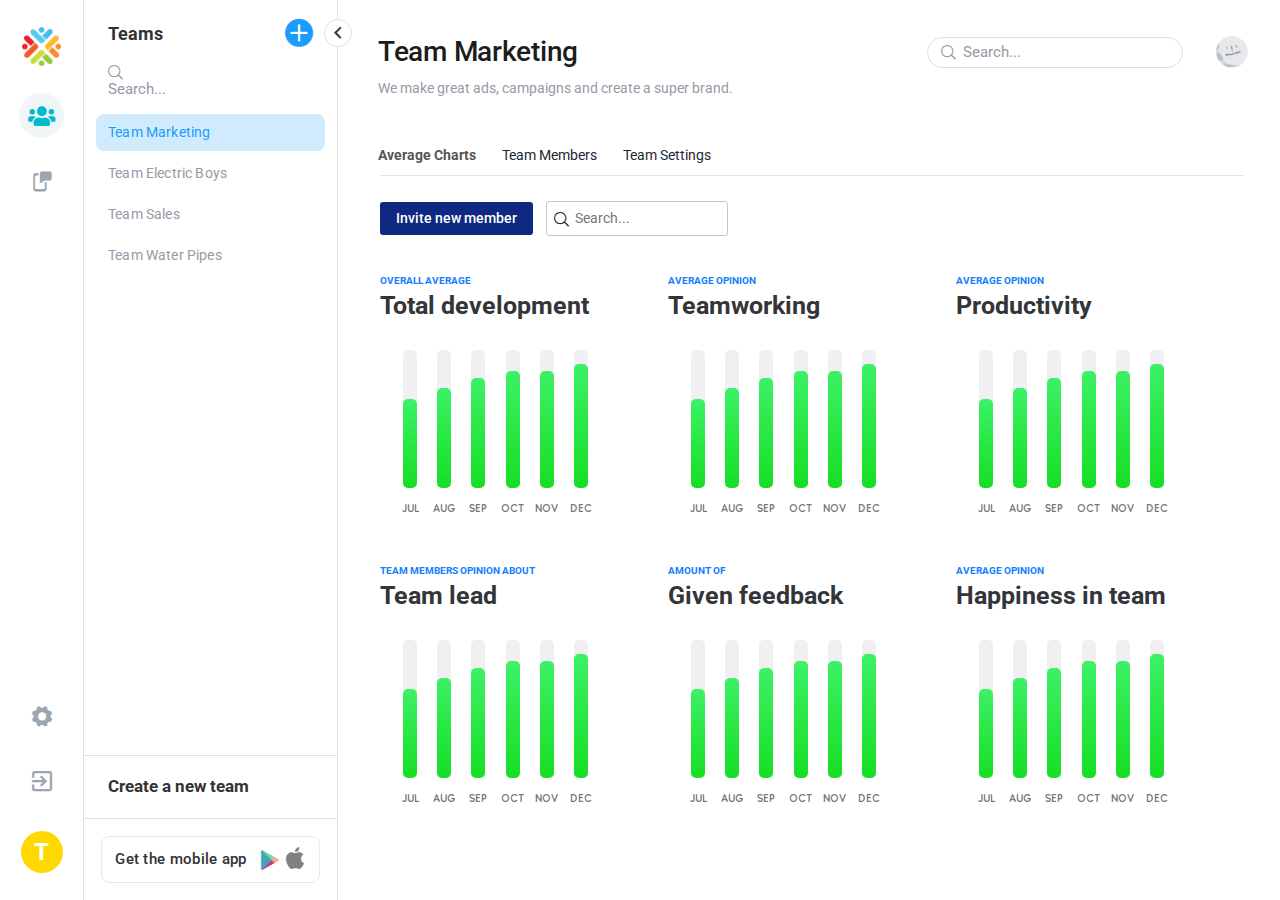
<file: index.html>
<!DOCTYPE html5>
<html lang="en">

<head>
    <meta charset="UTF-8">
    <meta name="viewport" content="width=device-width, initial-scale=1.0">
    <title>Dashboard | Teams | Main View</title>
    <link href="https://fonts.googleapis.com/css?family=Roboto:400,500,700&display=swap" rel="stylesheet">
    <link rel="stylesheet" href="https://cdnjs.cloudflare.com/ajax/libs/font-awesome/5.13.0/css/all.min.css" integrity="sha256-h20CPZ0QyXlBuAw7A+KluUYx/3pK+c7lYEpqLTlxjYQ=" crossorigin="anonymous" />
    <link rel="stylesheet" href="./public/css/bootstrap.css">
    <link rel="stylesheet" href="./public/css/style.css">
</head>

<body>

    <div class="page-wrapper">
        <!-- sidebar -->
        <div class="sidebar">
            <div class="sidebar-menu-toggle">
                <i class="icon-c-chevron-l"></i>
            </div>
            <div class="sidebar-main">
                <ul class="sidebar-main-top">
                    <li class="sidebar-main-item logo">
                        <a href="#" class="sidebar-main-link">
                            <!-- <img src="./public/svg/sidenav-logo.svg" alt="logo"> -->
                            <img src="./public/img/logo-png.png" alt="logo">
                        </a>
                    </li>
                    <li class="sidebar-main-item active">
                        <a href="#" class="sidebar-main-link sidebar-main-link-icon">
                            <i class="icon-c-people"></i>
                        </a>
                    </li>
                    
                    <li class="sidebar-main-item">
                        <a href="#" class="sidebar-main-link sidebar-main-link-icon">
                            <i class="icon-c-phone"></i>
                        </a>
                    </li>
                </ul>

                <ul class="sidebar-main-bottom">
                    <li class="sidebar-main-item">
                        <a href="#" class="sidebar-main-link sidebar-main-link-icon">
                            <i class="icon-c-settings"></i>
                        </a>
                    </li>
                    <li class="sidebar-main-item">
                        <a href="./sign-in/index.html" class="sidebar-main-link sidebar-main-link-icon">
                            <i class="icon-c-exit"></i>
                        </a>
                    </li>
                    <li class="sidebar-main-item logo">
                        <a href="#" class="sidebar-main-link">
                            <div class="letter-circle"><span>T</span></div>
                        </a>
                    </li>
                </ul>
            </div>
            <!-- sidebar menu -->
            <div class="sidebar-menu">
                <div class="sidebar-menu-header">
                    <h2>Teams</h2>
                    <a href="#">
                        <i class="icon-c-plus-c"></i>
                    </a>
                </div>
                <div class="input-container">
                    <i class="icon-c-search"></i>
                    <input type="text" placeholder="Search...">
                </div>
                <ul class="sidebar-menu-list">
                    <li class="sidebar-menu-list-item">
                        <a href="#" class="sidebar-menu-list-item-link active">Team Marketing</a>
                    </li>
                    <li class="sidebar-menu-list-item">
                        <a href="#" class="sidebar-menu-list-item-link">Team Electric Boys</a>
                    </li>
                    <li class="sidebar-menu-list-item">
                        <a href="#" class="sidebar-menu-list-item-link">Team Sales</a>
                    </li>
                    <li class="sidebar-menu-list-item">
                        <a href="#" class="sidebar-menu-list-item-link">Team Water Pipes</a>
                    </li>
                </ul>
                <div class="sidebar-menu-footer">
                    <a href="#" class="sidebar-menu-footer-create-new">Create a new team</a>
                    <a href="#" class="btn-custom-white">
                        Get the mobile app
                        <img src="./public/img/play-big.png" alt="google play store icon" class="play-icon">
                        <img src="./public/img/apple-big.png" alt="apple store icon" class="apple-icon">
                    </a>
                </div>
            </div>
        </div>

        <div class="page-content">
            <header class="header">
                <div class="header-top">
                    <h1 class="header-top-title text-truncate">Team Marketing</h1>
                    <div class="input-container">
                        <i class="icon-c-search"></i>
                        <input type="text" placeholder="Search...">
                    </div>

                    <i class="far fa-bell bell"></i>

                    <img class="face" src="./public/img/facex2.png" alt="#">
                </div>
                <p class="header-small text-truncate">
                    We make great ads, campaigns and create a super brand.
                </p>
                <div class="header-bottom">
                    <div class="choose">
                        <a href="#" class="active">
                            <span>Average</span> charts
                        </a>

                        <a href="./teams-people-view/index.html">
                            <span>Team</span> members
                        </a>

                        <a href="./teams-people-view/index.html">
                            <span>Team</span> Settings
                        </a>
                    </div>
                </div>

            </header>

            <main class="teams-main-view">
                <div class="teams-main-view-header">
                    <a href="#" class="btn-custom-primary">Invite new member</a>
                    <div class="input-container">
                        <i class="icon-c-search"></i>
                        <input type="text" placeholder="Search...">
                    </div>
                </div>
                <div class="teams-main-view-body">
                    <div class="graph-card  text-truncate card-0">
                        <div class="graph-card-header">
                            <h4>Overall Average</h4>
                            <h3 class="text-truncate">Total development</h3>
                        </div>
                        <div class="graph-card-body">
                            <div class="bar">
                                <div class="bar-fill bar-fill-red" style="height: 40%;"></div>
                                <div class="bar-info">JAN</div>
                            </div>
                            <div class="bar">
                                <div class="bar-fill bar-fill-red" style="height: 35%;"></div>
                                <div class="bar-info">FEB</div>
                            </div>
                            <div class="bar">
                                <div class="bar-fill bar-fill-orange" style="height: 48%;"></div>
                                <div class="bar-info">MAR</div>
                            </div>
                            <div class="bar">
                                <div class="bar-fill bar-fill-green" style="height: 68%;"></div>
                                <div class="bar-info">APR</div>
                            </div>
                            <div class="bar">
                                <div class="bar-fill bar-fill-green" style="height: 72%;"></div>
                                <div class="bar-info">MAY</div>
                            </div>
                            <div class="bar">
                                <div class="bar-fill bar-fill-orange" style="height: 48%;"></div>
                                <div class="bar-info">JUN</div>
                            </div>
                            <div class="bar">
                                <div class="bar-fill bar-fill-green" style="height: 65%;"></div>
                                <div class="bar-info">JUL</div>
                            </div>
                            
                            <div class="bar">
                                <div class="bar-fill bar-fill-green" style="height: 73%;"></div>
                                <div class="bar-info">AUG</div>
                            </div>

                            <div class="bar">
                                <div class="bar-fill bar-fill-green" style="height: 80%;"></div>
                                <div class="bar-info">SEP</div>
                            </div>

                            <div class="bar">
                                <div class="bar-fill bar-fill-green" style="height: 85%;"></div>
                                <div class="bar-info">OCT</div>
                            </div>

                            <div class="bar">
                                <div class="bar-fill bar-fill-green" style="height: 85%;"></div>
                                <div class="bar-info">NOV</div>
                            </div>

                            <div class="bar">
                                <div class="bar-fill bar-fill-green" style="height: 90%;"></div>
                                <div class="bar-info">DEC</div>
                            </div>
                        </div>
                    </div>

                    <div class="graph-card  text-truncate card-1">
                        <div class="graph-card-header">
                            <h4>Average opinion</h4>
                            <h3 class="text-truncate">Teamworking</h3>
                        </div>
                        <div class="graph-card-body">
                            <div class="bar">
                                <div class="bar-fill bar-fill-red" style="height: 40%;"></div>
                                <div class="bar-info">JAN</div>
                            </div>
                            <div class="bar">
                                <div class="bar-fill bar-fill-red" style="height: 35%;"></div>
                                <div class="bar-info">FEB</div>
                            </div>
                            <div class="bar">
                                <div class="bar-fill bar-fill-orange" style="height: 48%;"></div>
                                <div class="bar-info">MAR</div>
                            </div>
                            <div class="bar">
                                <div class="bar-fill bar-fill-green" style="height: 68%;"></div>
                                <div class="bar-info">APR</div>
                            </div>
                            <div class="bar">
                                <div class="bar-fill bar-fill-green" style="height: 72%;"></div>
                                <div class="bar-info">MAY</div>
                            </div>
                            <div class="bar">
                                <div class="bar-fill bar-fill-orange" style="height: 48%;"></div>
                                <div class="bar-info">JUN</div>
                            </div>
                            <div class="bar">
                                <div class="bar-fill bar-fill-green" style="height: 65%;"></div>
                                <div class="bar-info">JUL</div>
                            </div>
                            
                            <div class="bar">
                                <div class="bar-fill bar-fill-green" style="height: 73%;"></div>
                                <div class="bar-info">AUG</div>
                            </div>

                            <div class="bar">
                                <div class="bar-fill bar-fill-green" style="height: 80%;"></div>
                                <div class="bar-info">SEP</div>
                            </div>

                            <div class="bar">
                                <div class="bar-fill bar-fill-green" style="height: 85%;"></div>
                                <div class="bar-info">OCT</div>
                            </div>

                            <div class="bar">
                                <div class="bar-fill bar-fill-green" style="height: 85%;"></div>
                                <div class="bar-info">NOV</div>
                            </div>

                            <div class="bar">
                                <div class="bar-fill bar-fill-green" style="height: 90%;"></div>
                                <div class="bar-info">DEC</div>
                            </div>
                        </div>
                    </div>

                    <div class="graph-card  text-truncate card-2">
                        <div class="graph-card-header">
                            <h4>Average opinion</h4>
                            <h3 class="text-truncate">Productivity</h3>
                        </div>
                        <div class="graph-card-body">
                            <div class="bar">
                                <div class="bar-fill bar-fill-red" style="height: 40%;"></div>
                                <div class="bar-info">JAN</div>
                            </div>
                            <div class="bar">
                                <div class="bar-fill bar-fill-red" style="height: 35%;"></div>
                                <div class="bar-info">FEB</div>
                            </div>
                            <div class="bar">
                                <div class="bar-fill bar-fill-orange" style="height: 48%;"></div>
                                <div class="bar-info">MAR</div>
                            </div>
                            <div class="bar">
                                <div class="bar-fill bar-fill-green" style="height: 68%;"></div>
                                <div class="bar-info">APR</div>
                            </div>
                            <div class="bar">
                                <div class="bar-fill bar-fill-green" style="height: 72%;"></div>
                                <div class="bar-info">MAY</div>
                            </div>
                            <div class="bar">
                                <div class="bar-fill bar-fill-orange" style="height: 48%;"></div>
                                <div class="bar-info">JUN</div>
                            </div>
                            <div class="bar">
                                <div class="bar-fill bar-fill-green" style="height: 65%;"></div>
                                <div class="bar-info">JUL</div>
                            </div>
                            
                            <div class="bar">
                                <div class="bar-fill bar-fill-green" style="height: 73%;"></div>
                                <div class="bar-info">AUG</div>
                            </div>

                            <div class="bar">
                                <div class="bar-fill bar-fill-green" style="height: 80%;"></div>
                                <div class="bar-info">SEP</div>
                            </div>

                            <div class="bar">
                                <div class="bar-fill bar-fill-green" style="height: 85%;"></div>
                                <div class="bar-info">OCT</div>
                            </div>

                            <div class="bar">
                                <div class="bar-fill bar-fill-green" style="height: 85%;"></div>
                                <div class="bar-info">NOV</div>
                            </div>

                            <div class="bar">
                                <div class="bar-fill bar-fill-green" style="height: 90%;"></div>
                                <div class="bar-info">DEC</div>
                            </div>
                        </div>
                    </div>

                    <div class="graph-card  text-truncate card-3">
                        <div class="graph-card-header">
                            <h4>Team Members Opinion About</h4>
                            <h3 class="text-truncate">Team lead</h3>
                        </div>
                        <div class="graph-card-body">
                            <div class="bar">
                                <div class="bar-fill bar-fill-red" style="height: 40%;"></div>
                                <div class="bar-info">JAN</div>
                            </div>
                            <div class="bar">
                                <div class="bar-fill bar-fill-red" style="height: 35%;"></div>
                                <div class="bar-info">FEB</div>
                            </div>
                            <div class="bar">
                                <div class="bar-fill bar-fill-orange" style="height: 48%;"></div>
                                <div class="bar-info">MAR</div>
                            </div>
                            <div class="bar">
                                <div class="bar-fill bar-fill-green" style="height: 68%;"></div>
                                <div class="bar-info">APR</div>
                            </div>
                            <div class="bar">
                                <div class="bar-fill bar-fill-green" style="height: 72%;"></div>
                                <div class="bar-info">MAY</div>
                            </div>
                            <div class="bar">
                                <div class="bar-fill bar-fill-orange" style="height: 48%;"></div>
                                <div class="bar-info">JUN</div>
                            </div>
                            <div class="bar">
                                <div class="bar-fill bar-fill-green" style="height: 65%;"></div>
                                <div class="bar-info">JUL</div>
                            </div>
                            
                            <div class="bar">
                                <div class="bar-fill bar-fill-green" style="height: 73%;"></div>
                                <div class="bar-info">AUG</div>
                            </div>

                            <div class="bar">
                                <div class="bar-fill bar-fill-green" style="height: 80%;"></div>
                                <div class="bar-info">SEP</div>
                            </div>

                            <div class="bar">
                                <div class="bar-fill bar-fill-green" style="height: 85%;"></div>
                                <div class="bar-info">OCT</div>
                            </div>

                            <div class="bar">
                                <div class="bar-fill bar-fill-green" style="height: 85%;"></div>
                                <div class="bar-info">NOV</div>
                            </div>

                            <div class="bar">
                                <div class="bar-fill bar-fill-green" style="height: 90%;"></div>
                                <div class="bar-info">DEC</div>
                            </div>
                        </div>
                    </div>

                <div class="graph-card  text-truncate card-4">
                    <div class="graph-card-header">
                        <h4>Amount of</h4>
                        <h3 class="text-truncate">Given feedback</h3>
                    </div>
                    <div class="graph-card-body">
                        <div class="bar">
                            <div class="bar-fill bar-fill-red" style="height: 40%;"></div>
                            <div class="bar-info">JAN</div>
                        </div>
                        <div class="bar">
                            <div class="bar-fill bar-fill-red" style="height: 35%;"></div>
                            <div class="bar-info">FEB</div>
                        </div>
                        <div class="bar">
                            <div class="bar-fill bar-fill-orange" style="height: 48%;"></div>
                            <div class="bar-info">MAR</div>
                        </div>
                        <div class="bar">
                            <div class="bar-fill bar-fill-green" style="height: 68%;"></div>
                            <div class="bar-info">APR</div>
                        </div>
                        <div class="bar">
                            <div class="bar-fill bar-fill-green" style="height: 72%;"></div>
                            <div class="bar-info">MAY</div>
                        </div>
                        <div class="bar">
                            <div class="bar-fill bar-fill-orange" style="height: 48%;"></div>
                            <div class="bar-info">JUN</div>
                        </div>
                        <div class="bar">
                            <div class="bar-fill bar-fill-green" style="height: 65%;"></div>
                            <div class="bar-info">JUL</div>
                        </div>
                        
                        <div class="bar">
                            <div class="bar-fill bar-fill-green" style="height: 73%;"></div>
                            <div class="bar-info">AUG</div>
                        </div>

                        <div class="bar">
                            <div class="bar-fill bar-fill-green" style="height: 80%;"></div>
                            <div class="bar-info">SEP</div>
                        </div>

                        <div class="bar">
                            <div class="bar-fill bar-fill-green" style="height: 85%;"></div>
                            <div class="bar-info">OCT</div>
                        </div>

                        <div class="bar">
                            <div class="bar-fill bar-fill-green" style="height: 85%;"></div>
                            <div class="bar-info">NOV</div>
                        </div>

                        <div class="bar">
                            <div class="bar-fill bar-fill-green" style="height: 90%;"></div>
                            <div class="bar-info">DEC</div>
                        </div>
                    </div>
                </div>

                <div class="graph-card  text-truncate card-5">
                    <div class="graph-card-header">
                        <h4>Average opinion</h4>
                        <h3 class="text-truncate">Happiness in team</h3>
                    </div>
                    <div class="graph-card-body">
                        <div class="bar">
                            <div class="bar-fill bar-fill-red" style="height: 40%;"></div>
                            <div class="bar-info">JAN</div>
                        </div>
                        <div class="bar">
                            <div class="bar-fill bar-fill-red" style="height: 35%;"></div>
                            <div class="bar-info">FEB</div>
                        </div>
                        <div class="bar">
                            <div class="bar-fill bar-fill-orange" style="height: 48%;"></div>
                            <div class="bar-info">MAR</div>
                        </div>
                        <div class="bar">
                            <div class="bar-fill bar-fill-green" style="height: 68%;"></div>
                            <div class="bar-info">APR</div>
                        </div>
                        <div class="bar">
                            <div class="bar-fill bar-fill-green" style="height: 72%;"></div>
                            <div class="bar-info">MAY</div>
                        </div>
                        <div class="bar">
                            <div class="bar-fill bar-fill-orange" style="height: 48%;"></div>
                            <div class="bar-info">JUN</div>
                        </div>
                        <div class="bar">
                            <div class="bar-fill bar-fill-green" style="height: 65%;"></div>
                            <div class="bar-info">JUL</div>
                        </div>
                        
                        <div class="bar">
                            <div class="bar-fill bar-fill-green" style="height: 73%;"></div>
                            <div class="bar-info">AUG</div>
                        </div>

                        <div class="bar">
                            <div class="bar-fill bar-fill-green" style="height: 80%;"></div>
                            <div class="bar-info">SEP</div>
                        </div>

                        <div class="bar">
                            <div class="bar-fill bar-fill-green" style="height: 85%;"></div>
                            <div class="bar-info">OCT</div>
                        </div>

                        <div class="bar">
                            <div class="bar-fill bar-fill-green" style="height: 85%;"></div>
                            <div class="bar-info">NOV</div>
                        </div>

                        <div class="bar">
                            <div class="bar-fill bar-fill-green" style="height: 90%;"></div>
                            <div class="bar-info">DEC</div>
                        </div>
                    </div>
                </div>
                </div>
            </main>
        </div>
    </div>

        <script src="./public/js/jquery-3.4.1.min.js"></script>
        <script src="./public/js/bootstrap.bundle.js"></script>
        <script src="./public/js/main.js"></script>
</body>

</html>


<!-- <div class="card-4">
                    <div class="table">
                        <div class="table-header">
                            <h3>How people are doing in this team</h3>
                        </div>
                        <div class="table-body">
                            <div class="table-row">
                                <div class="table-row-item">
                                    <img src="./public/img/p-01.png" class="table-row-item-img" alt="users image">
                                    <a href="#" class="table-row-item-name">Ollie Stewart</a>
                                </div>
    
                                <div class="table-row-item">
                                    <span class="table-row-item-prof">Software Architect</span>
                                </div>
    
                                <div class="table-row-item">
                                    <span class="table-row-item-email">ollie.stewart@gmail.com</span>
                                </div>
    
                                <div class="table-row-item">
                                    <a href="#" class="btn-custom-table green">Great</a>
                                </div>
    
                                <div class="table-row-item arrow">
                                    <a href="#" class="table-row-item-arrow"><i class="icon-c-chevron-l"></i></a>
                                </div>
                            </div>

                            <div class="table-row">
                                <div class="table-row-item">
                                    <img src="./public/img/p-01.png" class="table-row-item-img" alt="users image">
                                    <a href="#" class="table-row-item-name">Ollie Stewart</a>
                                </div>
    
                                <div class="table-row-item">
                                    <span class="table-row-item-prof">Software Architect</span>
                                </div>
    
                                <div class="table-row-item">
                                    <span class="table-row-item-email">ollie.stewart@gmail.com</span>
                                </div>
    
                                <div class="table-row-item">
                                    <a href="#" class="btn-custom-table green">Great</a>
                                </div>
    
                                <div class="table-row-item arrow">
                                    <a href="#" class="table-row-item-arrow"><i class="icon-c-chevron-l"></i></a>
                                </div>
                            </div>

                            <div class="table-row">
                                <div class="table-row-item">
                                    <img src="./public/img/p-01.png" class="table-row-item-img" alt="users image">
                                    <a href="#" class="table-row-item-name">Ollie Stewart</a>
                                </div>
    
                                <div class="table-row-item">
                                    <span class="table-row-item-prof">Software Architect</span>
                                </div>
    
                                <div class="table-row-item">
                                    <span class="table-row-item-email">ollie.stewart@gmail.com</span>
                                </div>
    
                                <div class="table-row-item">
                                    <a href="#" class="btn-custom-table green">Great</a>
                                </div>
    
                                <div class="table-row-item arrow">
                                    <a href="#" class="table-row-item-arrow"><i class="icon-c-chevron-l"></i></a>
                                </div>
                            </div>

                            <div class="table-row">
                                <div class="table-row-item">
                                    <img src="./public/img/p-01.png" class="table-row-item-img" alt="users image">
                                    <a href="#" class="table-row-item-name">Ollie Stewart</a>
                                </div>
    
                                <div class="table-row-item">
                                    <span class="table-row-item-prof">Software Architect</span>
                                </div>
    
                                <div class="table-row-item">
                                    <span class="table-row-item-email">ollie.stewart@gmail.com</span>
                                </div>
    
                                <div class="table-row-item">
                                    <a href="#" class="btn-custom-table green">Great</a>
                                </div>
    
                                <div class="table-row-item arrow">
                                    <a href="#" class="table-row-item-arrow"><i class="icon-c-chevron-l"></i></a>
                                </div>
                            </div>

                            <div class="table-row">
                                <div class="table-row-item">
                                    <img src="./public/img/p-01.png" class="table-row-item-img" alt="users image">
                                    <a href="#" class="table-row-item-name">Ollie Stewart</a>
                                </div>
    
                                <div class="table-row-item">
                                    <span class="table-row-item-prof">Software Architect</span>
                                </div>
    
                                <div class="table-row-item">
                                    <span class="table-row-item-email">ollie.stewart@gmail.com</span>
                                </div>
    
                                <div class="table-row-item">
                                    <a href="#" class="btn-custom-table green">Great</a>
                                </div>
    
                                <div class="table-row-item arrow">
                                    <a href="#" class="table-row-item-arrow"><i class="icon-c-chevron-l"></i></a>
                                </div>
                            </div>

                            <div class="table-row">
                                <div class="table-row-item">
                                    <img src="./public/img/p-01.png" class="table-row-item-img" alt="users image">
                                    <a href="#" class="table-row-item-name">Ollie Stewart</a>
                                </div>
    
                                <div class="table-row-item">
                                    <span class="table-row-item-prof">Software Architect</span>
                                </div>
    
                                <div class="table-row-item">
                                    <span class="table-row-item-email">ollie.stewart@gmail.com</span>
                                </div>
    
                                <div class="table-row-item">
                                    <a href="#" class="btn-custom-table yellow">Ok</a>
                                </div>
    
                                <div class="table-row-item arrow">
                                    <a href="#" class="table-row-item-arrow"><i class="icon-c-chevron-l"></i></a>
                                </div>
                            </div>

                            <div class="table-row">
                                <div class="table-row-item">
                                    <img src="./public/img/p-01.png" class="table-row-item-img" alt="users image">
                                    <a href="#" class="table-row-item-name">Ollie Stewart</a>
                                </div>
    
                                <div class="table-row-item">
                                    <span class="table-row-item-prof">Software Architect</span>
                                </div>
    
                                <div class="table-row-item">
                                    <span class="table-row-item-email">ollie.stewart@gmail.com</span>
                                </div>
    
                                <div class="table-row-item">
                                    <a href="#" class="btn-custom-table yellow">Ok</a>
                                </div>
    
                                <div class="table-row-item arrow">
                                    <a href="#" class="table-row-item-arrow"><i class="icon-c-chevron-l"></i></a>
                                </div>
                            </div>

                            <div class="table-row">
                                <div class="table-row-item">
                                    <img src="./public/img/p-01.png" class="table-row-item-img" alt="users image">
                                    <a href="#" class="table-row-item-name">Ollie Stewart</a>
                                </div>
    
                                <div class="table-row-item">
                                    <span class="table-row-item-prof">Software Architect</span>
                                </div>
    
                                <div class="table-row-item">
                                    <span class="table-row-item-email">ollie.stewart@gmail.com</span>
                                </div>
    
                                <div class="table-row-item">
                                    <a href="#" class="btn-custom-table yellow">Ok</a>
                                </div>
    
                                <div class="table-row-item arrow">
                                    <a href="#" class="table-row-item-arrow"><i class="icon-c-chevron-l"></i></a>
                                </div>
                            </div>

                            <div class="table-row">
                                <div class="table-row-item">
                                    <img src="./public/img/p-01.png" class="table-row-item-img" alt="users image">
                                    <a href="#" class="table-row-item-name">Ollie Stewart</a>
                                </div>
    
                                <div class="table-row-item">
                                    <span class="table-row-item-prof">Software Architect</span>
                                </div>
    
                                <div class="table-row-item">
                                    <span class="table-row-item-email">ollie.stewart@gmail.com</span>
                                </div>
    
                                <div class="table-row-item">
                                    <a href="#" class="btn-custom-table yellow">Ok</a>
                                </div>
    
                                <div class="table-row-item arrow">
                                    <a href="#" class="table-row-item-arrow"><i class="icon-c-chevron-l"></i></a>
                                </div>
                            </div>

                            <div class="table-row">
                                <div class="table-row-item">
                                    <img src="./public/img/p-01.png" class="table-row-item-img" alt="users image">
                                    <a href="#" class="table-row-item-name">Ollie Stewart</a>
                                </div>
    
                                <div class="table-row-item">
                                    <span class="table-row-item-prof">Software Architect</span>
                                </div>
    
                                <div class="table-row-item">
                                    <span class="table-row-item-email">ollie.stewart@gmail.com</span>
                                </div>
    
                                <div class="table-row-item">
                                    <a href="#" class="btn-custom-table red">Bad</a>
                                </div>
    
                                <div class="table-row-item arrow">
                                    <a href="#" class="table-row-item-arrow"><i class="icon-c-chevron-l"></i></a>
                                </div>
                            </div>

                            <div class="table-row">
                                <div class="table-row-item">
                                    <img src="./public/img/p-01.png" class="table-row-item-img" alt="users image">
                                    <a href="#" class="table-row-item-name">Ollie Stewart</a>
                                </div>
    
                                <div class="table-row-item">
                                    <span class="table-row-item-prof">Software Architect</span>
                                </div>
    
                                <div class="table-row-item">
                                    <span class="table-row-item-email">ollie.stewart@gmail.com</span>
                                </div>
    
                                <div class="table-row-item">
                                    <a href="#" class="btn-custom-table red">Bad</a>
                                </div>
    
                                <div class="table-row-item arrow">
                                    <a href="#" class="table-row-item-arrow"><i class="icon-c-chevron-l"></i></a>
                                </div>
                            </div>

                            <div class="table-row">
                                <div class="table-row-item">
                                    <img src="./public/img/p-01.png" class="table-row-item-img" alt="users image">
                                    <a href="#" class="table-row-item-name">Ollie Stewart</a>
                                </div>
    
                                <div class="table-row-item">
                                    <span class="table-row-item-prof">Software Architect</span>
                                </div>
    
                                <div class="table-row-item">
                                    <span class="table-row-item-email">ollie.stewart@gmail.com</span>
                                </div>
    
                                <div class="table-row-item">
                                    <a href="#" class="btn-custom-table red">Bad</a>
                                </div>
    
                                <div class="table-row-item arrow">
                                    <a href="#" class="table-row-item-arrow"><i class="icon-c-chevron-l"></i></a>
                                </div>
                            </div>

                            <div class="table-row">
                                <div class="table-row-item">
                                    <img src="./public/img/p-01.png" class="table-row-item-img" alt="users image">
                                    <a href="#" class="table-row-item-name">Ollie Stewart</a>
                                </div>
    
                                <div class="table-row-item">
                                    <span class="table-row-item-prof">Software Architect</span>
                                </div>
    
                                <div class="table-row-item">
                                    <span class="table-row-item-email">ollie.stewart@gmail.com</span>
                                </div>
    
                                <div class="table-row-item">
                                    <a href="#" class="btn-custom-table red">Bad</a>
                                </div>
    
                                <div class="table-row-item arrow">
                                    <a href="#" class="table-row-item-arrow"><i class="icon-c-chevron-l"></i></a>
                                </div>
                            </div>
                        </div>
                    </div>
                </div> -->
</file>
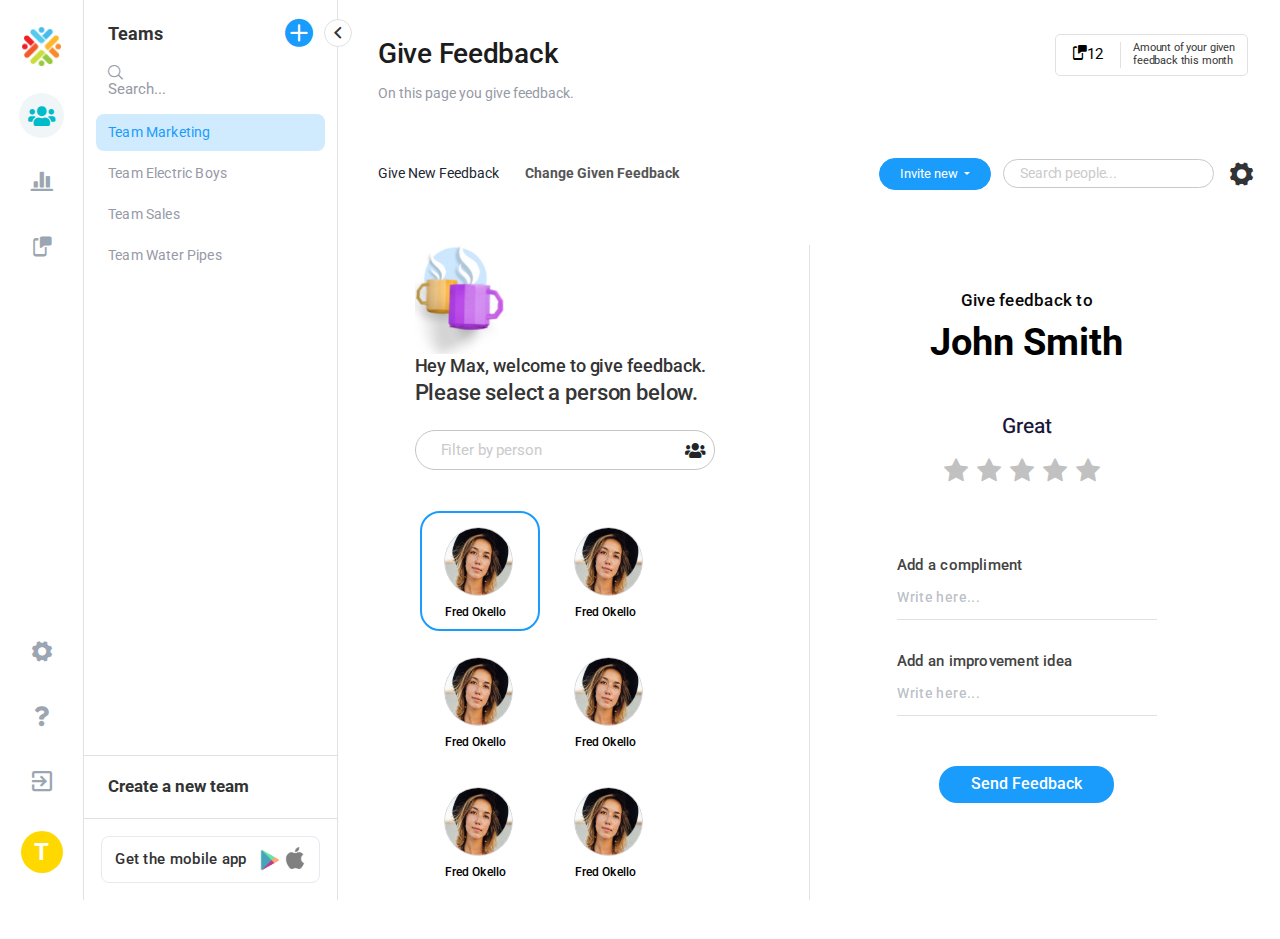
<file: feedback-give/index.html>
<!DOCTYPE html5>
<html lang="en">

<head>
    <meta charset="UTF-8">
    <meta name="viewport" content="width=device-width, initial-scale=1.0">
    <title>Dashboard | Teams | Single user</title>
    <link href="https://fonts.googleapis.com/css?family=Roboto:400,500,700&display=swap" rel="stylesheet">
    <link href="https://fonts.googleapis.com/css?family=Heebo:500&display=swap" rel="stylesheet">
    <link href="https://stackpath.bootstrapcdn.com/font-awesome/4.7.0/css/font-awesome.min.css" rel="stylesheet" integrity="sha384-wvfXpqpZZVQGK6TAh5PVlGOfQNHSoD2xbE+QkPxCAFlNEevoEH3Sl0sibVcOQVnN" crossorigin="anonymous">
    <link rel="stylesheet" href="../public/css/bootstrap.css">
    <link rel="stylesheet" href="../public/css/style.css">
</head>

<body>

    <div class="page-wrapper">
        <!-- sidebar -->
        <div class="sidebar">
            <div class="sidebar-menu-toggle">
                <i class="icon-c-chevron-l"></i>
            </div>
            <div class="sidebar-main">
                <ul class="sidebar-main-top">
                    <li class="sidebar-main-item logo">
                        <a href="#" class="sidebar-main-link">
                            <!-- <img src="../public/svg/sidenav-logo.svg" alt="logo"> -->
                            <img src="../public/img/logo-png.png" alt="logo">
                        </a>
                    </li>
                    <li class="sidebar-main-item active">
                        <a href="#" class="sidebar-main-link sidebar-main-link-icon">
                            <i class="icon-c-people"></i>
                        </a>
                    </li>
                    <li class="sidebar-main-item">
                        <a href="#" class="sidebar-main-link sidebar-main-link-icon">
                            <i class="icon-c-bars"></i>
                        </a>
                    </li>

                    <li class="sidebar-main-item">
                        <a href="#" class="sidebar-main-link sidebar-main-link-icon">
                            <i class="icon-c-phone"></i>
                        </a>
                    </li>
                </ul>

                <ul class="sidebar-main-bottom">
                    <li class="sidebar-main-item">
                        <a href="#" class="sidebar-main-link sidebar-main-link-icon">
                            <i class="icon-c-settings"></i>
                        </a>
                    </li>
                    <li class="sidebar-main-item">
                        <a href="#" class="sidebar-main-link sidebar-main-link-icon">
                            <i class="icon-c-question"></i>
                        </a>
                    </li>
                    <li class="sidebar-main-item">
                        <a href="../sign-in/index.html" class="sidebar-main-link sidebar-main-link-icon">
                            <i class="icon-c-exit"></i>
                        </a>
                    </li>
                    <li class="sidebar-main-item logo">
                        <a href="#" class="sidebar-main-link">
                            <div class="letter-circle"><span>T</span></div>
                        </a>
                    </li>
                </ul>
            </div>
            <!-- sidebar menu -->
            <div class="sidebar-menu">
                <div class="sidebar-menu-header">
                    <h2>Teams</h2>
                    <a href="#">
                        <i class="icon-c-plus-c"></i>
                    </a>
                </div>
                <div class="input-container">
                    <i class="icon-c-search"></i>
                    <input type="text" placeholder="Search...">
                </div>
                <ul class="sidebar-menu-list">
                    <li class="sidebar-menu-list-item">
                        <a href="#" class="sidebar-menu-list-item-link active">Team Marketing</a>
                    </li>
                    <li class="sidebar-menu-list-item">
                        <a href="#" class="sidebar-menu-list-item-link">Team Electric Boys</a>
                    </li>
                    <li class="sidebar-menu-list-item">
                        <a href="#" class="sidebar-menu-list-item-link">Team Sales</a>
                    </li>
                    <li class="sidebar-menu-list-item">
                        <a href="#" class="sidebar-menu-list-item-link">Team Water Pipes</a>
                    </li>
                </ul>
                <div class="sidebar-menu-footer">
                    <a href="#" class="sidebar-menu-footer-create-new">Create a new team</a>
                    <a href="#" class="btn-custom-white">
                        Get the mobile app
                        <img src="../public/img/play-big.png" alt="google play store icon" class="play-icon">
                        <img src="../public/img/apple-big.png" alt="apple store icon" class="apple-icon">
                    </a>
                </div>
            </div>
        </div>

        <div class="page-content">
            <header class="header">
                <div class="header-top">
                    <h1 class="header-top-title">Give Feedback</h1>
                    <!-- <div class="header-top-info">
                        <i class="icon-c-users"></i> / <span>12</span>
                    </div>
                    <div class="header-top-info">
                        <i class="icon-c-eye"></i> / <span>12</span>
                    </div>
                    <div class="header-top-info">
                        <i class="icon-c-robot"></i> / <span>12</span>
                    </div> -->
                    <div class="header-top-info-feedback">
                        <span class="amount">
                            <i class="icon-c-phone"></i>12
                        </span>
                        <p>Amount of your given <br>
                            feedback this month</p>
                    </div>
                    <!-- <a href="#" class="header-top-btn"><i class="icon-c-dots-h"></i></a> -->
                </div>
                <p class="header-small">
                    On this page you give feedback.
                </p>
                <div class="header-bottom">
                    <div class="choose">
                        <a href="../index.html">
                            <!-- <i class="icon-c-bars"></i> -->
                            Give new feedback
                        </a>

                        <a href="../teams-people-view/index.html" class="active">
                            <!-- <i class="icon-c-people"></i> -->
                            Change given feedback
                        </a>
                    </div>

                    <div class="dropdown">
                        <a class="btn btn-primary btn-lg dropdown-toggle" href="#" role="button" id="dropdownMenuLink"
                            data-toggle="dropdown" aria-haspopup="true" aria-expanded="false">
                            Invite new
                        </a>

                        <div class="dropdown-menu" aria-labelledby="dropdownMenuLink">
                            <a class="dropdown-item" href="#">Action</a>
                            <a class="dropdown-item" href="#">Another action</a>
                            <a class="dropdown-item" href="#">Something else here</a>
                        </div>
                    </div>

                    <input class="input" type="text" placeholder="Search people...">

                    <!-- <a href="#" class="header-bottom-icon">
                        <i class="icon-c-document"></i>
                    </a> -->
                    <a href="#" class="header-bottom-icon">
                        <i class="icon-c-settings"></i>
                    </a>
                    <!-- <a href="#" class="header-bottom-icon">
                        <i class="icon-c-lines"></i>
                    </a> -->
                </div>

            </header>

            <main class="feedback-give">
                <div class="feedback-give-select">
                    <div class="feedback-give-select-header">
                        <div>
                            <img src="../public/img/cupsx1.png" alt="#">
                            <p class="welcome">Hey <span class="name">
                                Max</span>, welcome to give feedback.
                                <span class="welcome-secondary-text">Please select a person below.</span>
                            </p>
                        </div>
                        <div class="input-container">
                            <i class="icon-c-people"></i>
                            <input type="text" placeholder="Filter by person">
                        </div>
                    </div>

                    <div class="feedback-give-select-body">
                        <a href="#" class="person active">
                            <img class="person-img" src="../public/img/p-01.png" alt="User's image">
                            <p class="person-name">Fred Okello</p>
                        </a>

                        <a href="#" class="person">
                            <img class="person-img" src="../public/img/p-01.png" alt="User's image">
                            <p class="person-name">Fred Okello</p>
                        </a>

                        <a href="#" class="person">
                            <img class="person-img" src="../public/img/p-01.png" alt="User's image">
                            <p class="person-name">Fred Okello</p>
                        </a>

                        <a href="#" class="person">
                            <img class="person-img" src="../public/img/p-01.png" alt="User's image">
                            <p class="person-name">Fred Okello</p>
                        </a>

                        <a href="#" class="person">
                            <img class="person-img" src="../public/img/p-01.png" alt="User's image">
                            <p class="person-name">Fred Okello</p>
                        </a>

                        <a href="#" class="person">
                            <img class="person-img" src="../public/img/p-01.png" alt="User's image">
                            <p class="person-name">Fred Okello</p>
                        </a>

                        <a href="#" class="person">
                            <img class="person-img" src="../public/img/p-01.png" alt="User's image">
                            <p class="person-name">Fred Okello</p>
                        </a>

                        <a href="#" class="person">
                            <img class="person-img" src="../public/img/p-01.png" alt="User's image">
                            <p class="person-name">Fred Okello</p>
                        </a>

                        <a href="#" class="person">
                            <img class="person-img" src="../public/img/p-01.png" alt="User's image">
                            <p class="person-name">Fred Okello</p>
                        </a>

                        <a href="#" class="person">
                            <img class="person-img" src="../public/img/p-01.png" alt="User's image">
                            <p class="person-name">Fred Okello</p>
                        </a>

                        <a href="#" class="person">
                            <img class="person-img" src="../public/img/p-01.png" alt="User's image">
                            <p class="person-name">Fred Okello</p>
                        </a>

                        <a href="#" class="person">
                            <img class="person-img" src="../public/img/p-01.png" alt="User's image">
                            <p class="person-name">Fred Okello</p>
                        </a>

                        <a href="#" class="person">
                            <img class="person-img" src="../public/img/p-01.png" alt="User's image">
                            <p class="person-name">Fred Okello</p>
                        </a>

                        <a href="#" class="person">
                            <img class="person-img" src="../public/img/p-01.png" alt="User's image">
                            <p class="person-name">Fred Okello</p>
                        </a>

                        <a href="#" class="person">
                            <img class="person-img" src="../public/img/p-01.png" alt="User's image">
                            <p class="person-name">Fred Okello</p>
                        </a>

                        <a href="#" class="person">
                            <img class="person-img" src="../public/img/p-01.png" alt="User's image">
                            <p class="person-name">Fred Okello</p>
                        </a>

                        <a href="#" class="person">
                            <img class="person-img" src="../public/img/p-01.png" alt="User's image">
                            <p class="person-name">Fred Okello</p>
                        </a>

                        <a href="#" class="person">
                            <img class="person-img" src="../public/img/p-01.png" alt="User's image">
                            <p class="person-name">Fred Okello</p>
                        </a>

                        <a href="#" class="person">
                            <img class="person-img" src="../public/img/p-01.png" alt="User's image">
                            <p class="person-name">Fred Okello</p>
                        </a>

                        <a href="#" class="person">
                            <img class="person-img" src="../public/img/p-01.png" alt="User's image">
                            <p class="person-name">Fred Okello</p>
                        </a>

                        <a href="#" class="person">
                            <img class="person-img" src="../public/img/p-01.png" alt="User's image">
                            <p class="person-name">Fred Okello</p>
                        </a>

                        <a href="#" class="person">
                            <img class="person-img" src="../public/img/p-01.png" alt="User's image">
                            <p class="person-name">Fred Okello</p>
                        </a>

                        <a href="#" class="person">
                            <img class="person-img" src="../public/img/p-01.png" alt="User's image">
                            <p class="person-name">Fred Okello</p>
                        </a>
                    </div>
                </div>
                <div class="feedback-give-rating">
                    <div class="feedback-give-rating-header">
                        <p>Give feedback to</p>
                        <h2 class="name">John Smith</h2>
                    </div>
                    
                    <div class="feedback-give-rating-body">
                        <p class="rating-text">Great</p>
                        <div class="stars">
                            <input type="radio" name="star" id="star1">
                            <label for="star1"></label>
    
                            <input type="radio" name="star" id="star2">
                            <label for="star2"></label>
    
                            <input type="radio" name="star" id="star3">
                            <label for="star3"></label>
    
                            <input type="radio" name="star" id="star4">
                            <label for="star4"></label>
    
                            <input type="radio" name="star" id="star5">
                            <label for="star5"></label>
                        </div>

                        <div class="input-container">
                            <label for="compliment">Add a compliment</label>
                            <input type="text" placeholder="Write here..." id="compliment">
                        </div>

                        <div class="input-container">
                            <label for="improvement">Add an improvement idea</label>
                            <input type="text" placeholder="Write here..." id="improvement">
                        </div>

                        <a href="#" class="btn-custom-primary">Send Feedback</a>
                    </div>
                </div>
            </main>
        </div>
    </div>

    <script src="../public/js/jquery-3.4.1.min.js"></script>
    <script src="../public/js/bootstrap.bundle.js"></script>
    <script src="../public/js/main.js"></script>
</body>

</html>
</file>
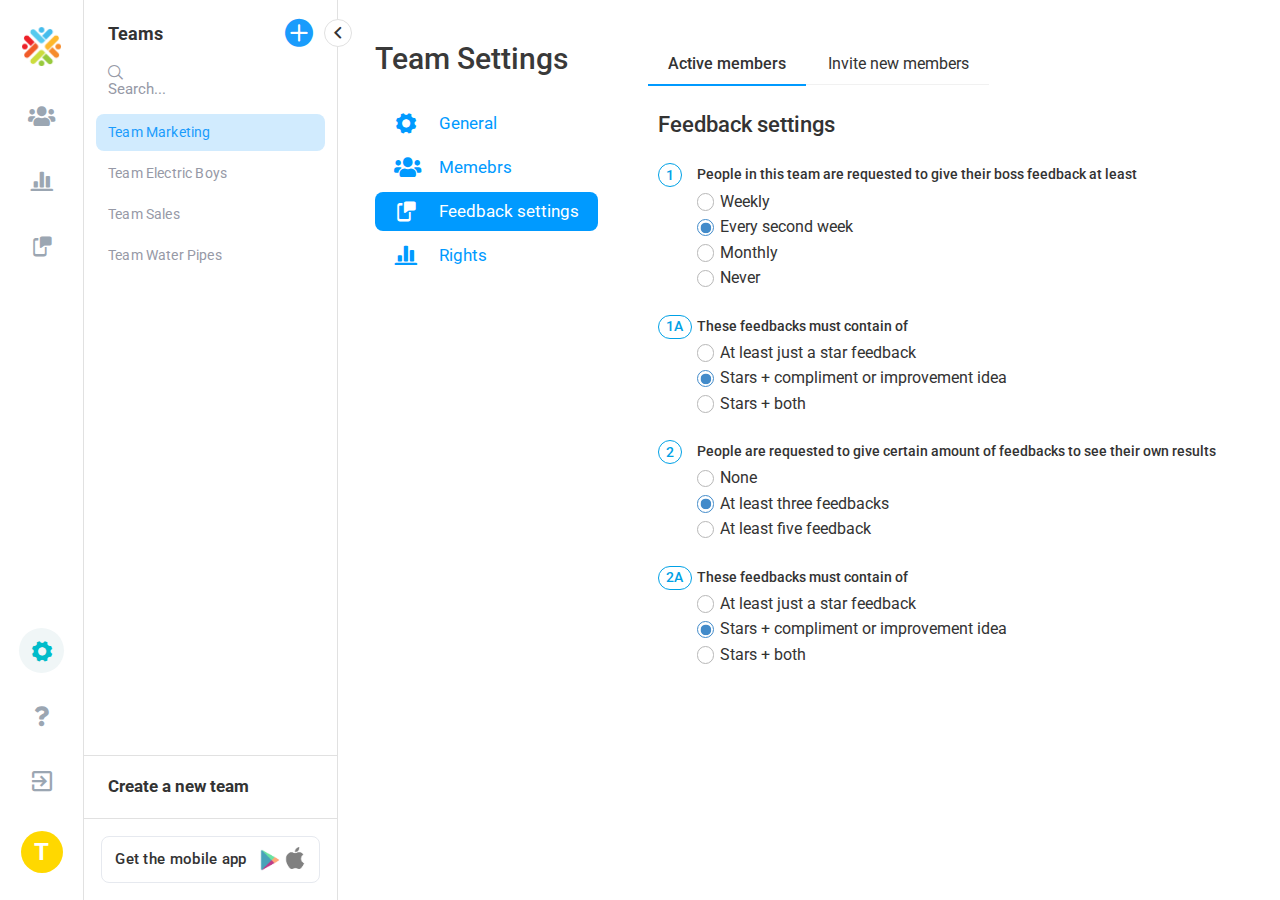
<file: feedback-settings-collegial/index.html>
<!DOCTYPE html5>
<html lang="en">

<head>
    <meta charset="UTF-8">
    <meta name="viewport" content="width=device-width, initial-scale=1.0">
    <title>Dashboard | Settings | Active members</title>
    <link href="https://fonts.googleapis.com/css?family=Roboto:400,500,700&display=swap" rel="stylesheet">
    <link href="https://fonts.googleapis.com/css?family=Heebo:500&display=swap" rel="stylesheet">
    <link rel="stylesheet" href="https://cdnjs.cloudflare.com/ajax/libs/font-awesome/5.13.0/css/all.min.css" integrity="sha256-h20CPZ0QyXlBuAw7A+KluUYx/3pK+c7lYEpqLTlxjYQ=" crossorigin="anonymous" />
    <link rel="stylesheet" href="../public/css/pretty-checkbox.css">
    <link rel="stylesheet" href="../public/css/bootstrap.css">
    <link rel="stylesheet" href="../public/css/style.css">
</head>

<body>

    <div class="page-wrapper">
        <!-- sidebar -->
        <div class="sidebar">
            <div class="sidebar-menu-toggle">
                <i class="icon-c-chevron-l"></i>
            </div>
            <div class="sidebar-main">
                <ul class="sidebar-main-top">
                    <li class="sidebar-main-item logo">
                        <a href="#" class="sidebar-main-link">
                            <!-- <img src="../public/svg/sidenav-logo.svg" alt="logo"> -->
                            <img src="../public/img/logo-png.png" alt="logo">
                        </a>
                    </li>
                    <li class="sidebar-main-item">
                        <a href="#" class="sidebar-main-link sidebar-main-link-icon">
                            <i class="icon-c-people"></i>
                        </a>
                    </li>
                    <li class="sidebar-main-item">
                        <a href="#" class="sidebar-main-link sidebar-main-link-icon">
                            <i class="icon-c-bars"></i>
                        </a>
                    </li>

                    <li class="sidebar-main-item">
                        <a href="#" class="sidebar-main-link sidebar-main-link-icon">
                            <i class="icon-c-phone"></i>
                        </a>
                    </li>
                </ul>

                <ul class="sidebar-main-bottom">
                    <li class="sidebar-main-item active">
                        <a href="#" class="sidebar-main-link sidebar-main-link-icon">
                            <i class="icon-c-settings"></i>
                        </a>
                    </li>
                    <li class="sidebar-main-item">
                        <a href="#" class="sidebar-main-link sidebar-main-link-icon">
                            <i class="icon-c-question"></i>
                        </a>
                    </li>
                    <li class="sidebar-main-item">
                        <a href="../sign-in/index.html" class="sidebar-main-link sidebar-main-link-icon">
                            <i class="icon-c-exit"></i>
                        </a>
                    </li>
                    <li class="sidebar-main-item logo">
                        <a href="#" class="sidebar-main-link">
                            <div class="letter-circle"><span>T</span></div>
                        </a>
                    </li>
                </ul>
            </div>
            <!-- sidebar menu -->
            <div class="sidebar-menu">
                <div class="sidebar-menu-header">
                    <h2>Teams</h2>
                    <a href="#">
                        <i class="icon-c-plus-c"></i>
                    </a>
                </div>
                <div class="input-container">
                    <i class="icon-c-search"></i>
                    <input type="text" placeholder="Search...">
                </div>
                <ul class="sidebar-menu-list">
                    <li class="sidebar-menu-list-item">
                        <a href="#" class="sidebar-menu-list-item-link active">Team Marketing</a>
                    </li>
                    <li class="sidebar-menu-list-item">
                        <a href="#" class="sidebar-menu-list-item-link">Team Electric Boys</a>
                    </li>
                    <li class="sidebar-menu-list-item">
                        <a href="#" class="sidebar-menu-list-item-link">Team Sales</a>
                    </li>
                    <li class="sidebar-menu-list-item">
                        <a href="#" class="sidebar-menu-list-item-link">Team Water Pipes</a>
                    </li>
                </ul>
                <div class="sidebar-menu-footer">
                    <a href="#" class="sidebar-menu-footer-create-new">Create a new team</a>
                    <a href="#" class="btn-custom-white">
                        Get the mobile app
                        <img src="../public/img/play-big.png" alt="google play store icon" class="play-icon">
                        <img src="../public/img/apple-big.png" alt="apple store icon" class="apple-icon">
                    </a>
                </div>
            </div>
        </div>

        <div class="page-content">
            <main class="feedback-settings-collegial">
                <div class="settings-sidenav">
                    <h2 class="settings-sidenav-title">Team Settings</h2>
                    <a href="../team-settings-general/index.html" class="settings-sidenav-item">
                        <i class="icon-c-settings"></i>
                        General
                    </a>

                    <a href="../team-settings-members-active/index.html" class="settings-sidenav-item">
                        <i class="icon-c-people"></i>
                        Memebrs
                    </a>

                    <a href="#" class="settings-sidenav-item active">
                        <i class="icon-c-phone"></i>
                        Feedback settings
                    </a>

                    <a href="#" class="settings-sidenav-item">
                        <i class="icon-c-bars"></i>
                        Rights
                    </a>
                </div>

                <div class="settings-content">
                    <div class="settings-content-links">
                        <a href="#" class="settings-content-links-item active">Active members</a>
                        <a href="#" class="settings-content-links-item">Invite new members</a>
                    </div>
                    <h3>Feedback settings</h3>

                  <div class="settings-list-wrapper">
                    <span>1</span>
                    <ul class="settings-list">
                    <li class="settings-list-item">
                      <p class="settings-list-item-title">
                        People in this team are requested to give their boss feedback at least
                      </p>
                    </li>
                    <li class="settings-list-item">
                     <div class="pretty p-default p-round">
                        <input type="radio" name="group-1" id="group-1-1">
                      <div class="state p-primary-o">
                        <label for="group-1-1">Weekly</label>
                      </div>
                     </div>
                    </li>
                    <li class="settings-list-item">
                     <div class="pretty p-default p-round">
                        <input type="radio" name="group-1" id="group-1-2" checked>
                      <div class="state p-primary-o">
                        <label for="group-1-2">Every second week</label>
                      </div>
                     </div>
                    </li>
                    <li class="settings-list-item">
                      <div class="pretty p-default p-round">
                        <input type="radio" name="group-1" id="group-1-3">
                      <div class="state p-primary-o">
                        <label for="group-1-3">Monthly</label>
                      </div>
                      </div>
                    </li>
                    <li class="settings-list-item">
                      <div class="pretty p-default p-round">
                        <input type="radio" name="group-1" id="group-1-4">
                      <div class="state p-primary-o">
                        <label for="group-1-4">Never</label>
                      </div>
                      </div>
                    </li>
                  </ul>

                    <span>1A</span>
                    <ul class="settings-list">
                    <li class="settings-list-item">
                      <p class="settings-list-item-title">
                        These feedbacks must contain of
                      </p>
                    </li>
                    <li class="settings-list-item">
                      <div class="pretty p-default p-round">
                        <input type="radio" name="group-2" id="group-2-1">
                      <div class="state p-primary-o">
                        <label for="group-2-1">At least just a star feedback</label>
                      </div>
                      </div>
                    </li>
                    <li class="settings-list-item">
                      <div class="pretty p-default p-round">
                        <input type="radio" name="group-2" id="group-2-2" checked>
                      <div class="state p-primary-o">
                        <label for="group-2-2">Stars + compliment or improvement idea</label>
                      </div>
                      </div>
                    </li>
                    <li class="settings-list-item">
                      <div class="pretty p-default p-round">
                        <input type="radio" name="group-2" id="group-2-3">
                      <div class="state p-primary-o">
                        <label for="group-2-3">Stars + both</label>
                      </div>
                      </div>
                    </li>
                  </ul>

                    <span>2</span>
                    <ul class="settings-list">
                    <li class="settings-list-item">
                      <p class="settings-list-item-title">
                        People are requested to give certain amount of feedbacks to see their own results
                      </p>
                    </li>
                    <li class="settings-list-item">
                      <div class="pretty p-default p-round">
                        <input type="radio" name="group-3" id="group-3-1">
                      <div class="state p-primary-o">
                        <label for="group-3-1">None</label>
                      </div>
                      </div>
                    </li>
                    <li class="settings-list-item">
                      <div class="pretty p-default p-round">
                        <input type="radio" name="group-3" id="group-3-2" checked>
                      <div class="state p-primary-o">
                        <label for="group-3-2">At least three feedbacks</label>
                      </div>
                      </div>
                    </li>
                    <li class="settings-list-item">
                      <div class="pretty p-default p-round">
                        <input type="radio" name="group-3" id="group-3-3">
                      <div class="state p-primary-o">
                        <label for="group-3-3">At least five feedback</label>
                      </div>
                      </div>
                    </li>
                  </ul>

                    <span>2A</span>
                    <ul class="settings-list">
                    <li class="settings-list-item">
                      <p class="settings-list-item-title">
                        These feedbacks must contain of
                      </p>
                    </li>
                    <li class="settings-list-item">
                      <div class="pretty p-default p-round">
                        <input type="radio" name="group-4" id="group-4-1">
                      <div class="state p-primary-o">
                        <label for="group-4-1">At least just a star feedback</label>
                      </div>
                      </div>
                    </li>
                    <li class="settings-list-item">
                      <div class="pretty p-default p-round">
                        <input type="radio" name="group-4" id="group-4-2" checked>
                      <div class="state p-primary-o">
                        <label for="group-4-2">Stars + compliment or improvement idea</label>
                      </div>
                      </div>
                    </li>
                    <li class="settings-list-item">
                      <div class="pretty p-default p-round">
                        <input type="radio" name="group-4" id="group-4-3">
                      <div class="state p-primary-o">
                        <label for="group-4-3">Stars + both</label>
                      </div>
                      </div>
                    </li>
                  </ul>
                  </div>
                </div>
            </main>
        </div>
    </div>

    <script src="../public/js/jquery-3.4.1.min.js"></script>
    <script src="../public/js/bootstrap.bundle.js"></script>
    <script src="../public/js/main.js"></script>
</body>

</html>
</file>
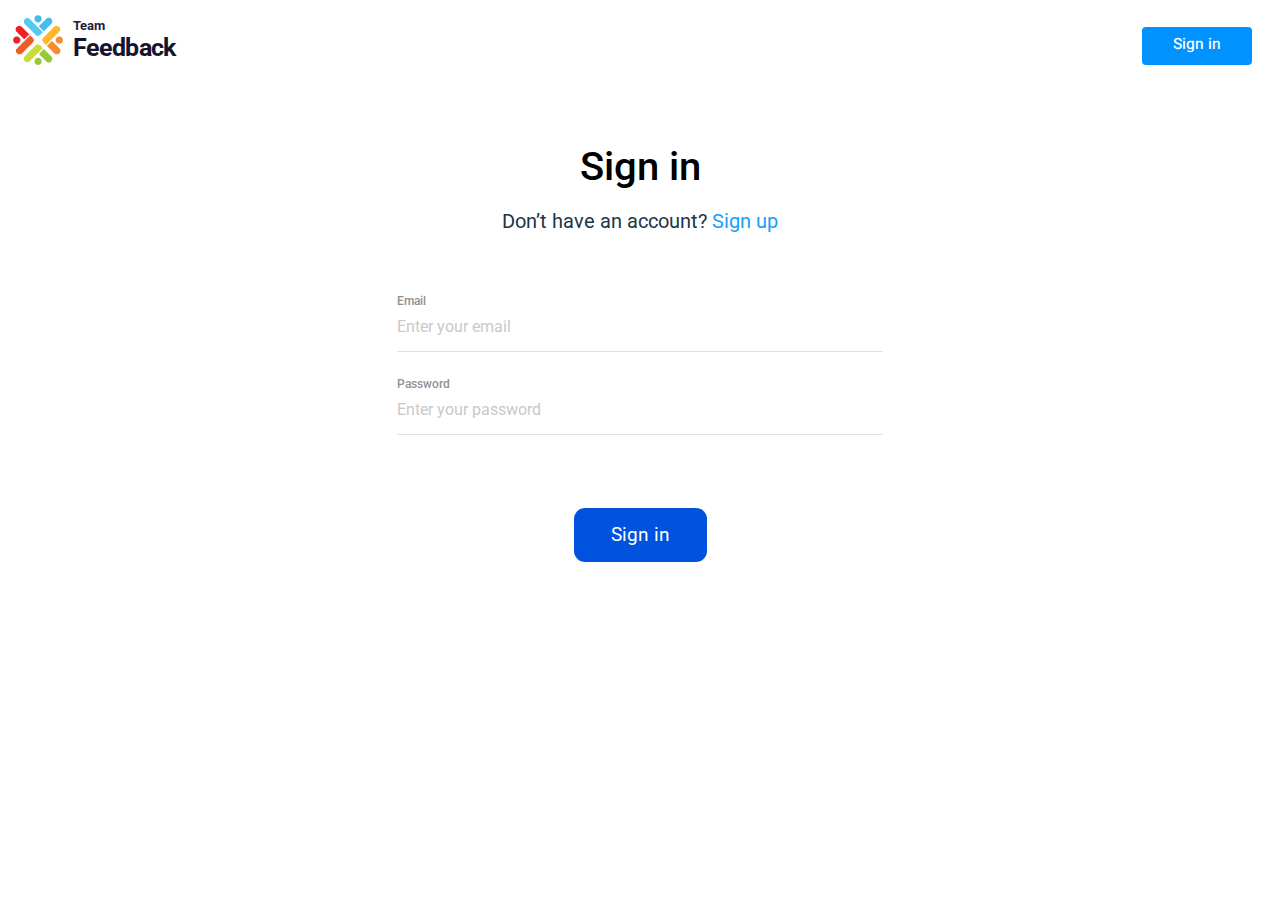
<file: sign-in/index.html>
<!DOCTYPE html5>
<html lang="en">

<head>
    <meta charset="UTF-8">
    <meta name="viewport" content="width=device-width, initial-scale=1.0">
    <title>Dashboard | Sign in</title>
    <link href="https://fonts.googleapis.com/css?family=Roboto:400,500,700&display=swap" rel="stylesheet">
    <link href="https://fonts.googleapis.com/css?family=Heebo:500&display=swap" rel="stylesheet">
    <link rel="stylesheet" href="https://cdnjs.cloudflare.com/ajax/libs/font-awesome/5.13.0/css/all.min.css" integrity="sha256-h20CPZ0QyXlBuAw7A+KluUYx/3pK+c7lYEpqLTlxjYQ=" crossorigin="anonymous" />
    <link rel="stylesheet" href="../public/css/bootstrap.css">
    <link rel="stylesheet" href="../public/css/style.css">
</head>

<body>

    <header class="sign-up-header">
        <div class="sign-up-header-info">
            <img src="../public/img/logo-png.png" alt="Logo image">
            <h2>Team 
                <span>Feedback</span>
            </h2>
        </div>

        <a href="../sign-in/index.html" class="btn-custom-primary">Sign in</a>
    </header>

    <main class="sign-in">
        <h1><a href="#" class="back"><i class="fas fa-arrow-left"></i></a> Sign in</h1>
        <p class="small-text">
            Don’t have an account? <a href="../sign-up-B01/index.html">Sign up</a>
        </p>

        <div class="input-group-custom">
            <label for="email">Email</label>
            <div class="input-container">
                <input type="email" placeholder="Enter your email" id="email">
            </div>
        </div>

        <div class="input-group-custom">
            <label for="pass">Password</label>
            <div class="input-container">
                <input type="password" placeholder="Enter your password" id="pass">
            </div>
        </div>

        <a href="../index.html" class="btn-custom-primary">Sign in</a>
    </main>

    <script src="../public/js/jquery-3.4.1.min.js"></script>
    <script src="../public/js/bootstrap.bundle.js"></script>
    <script src="../public/js/main.js"></script>
</body>

</html>
</file>
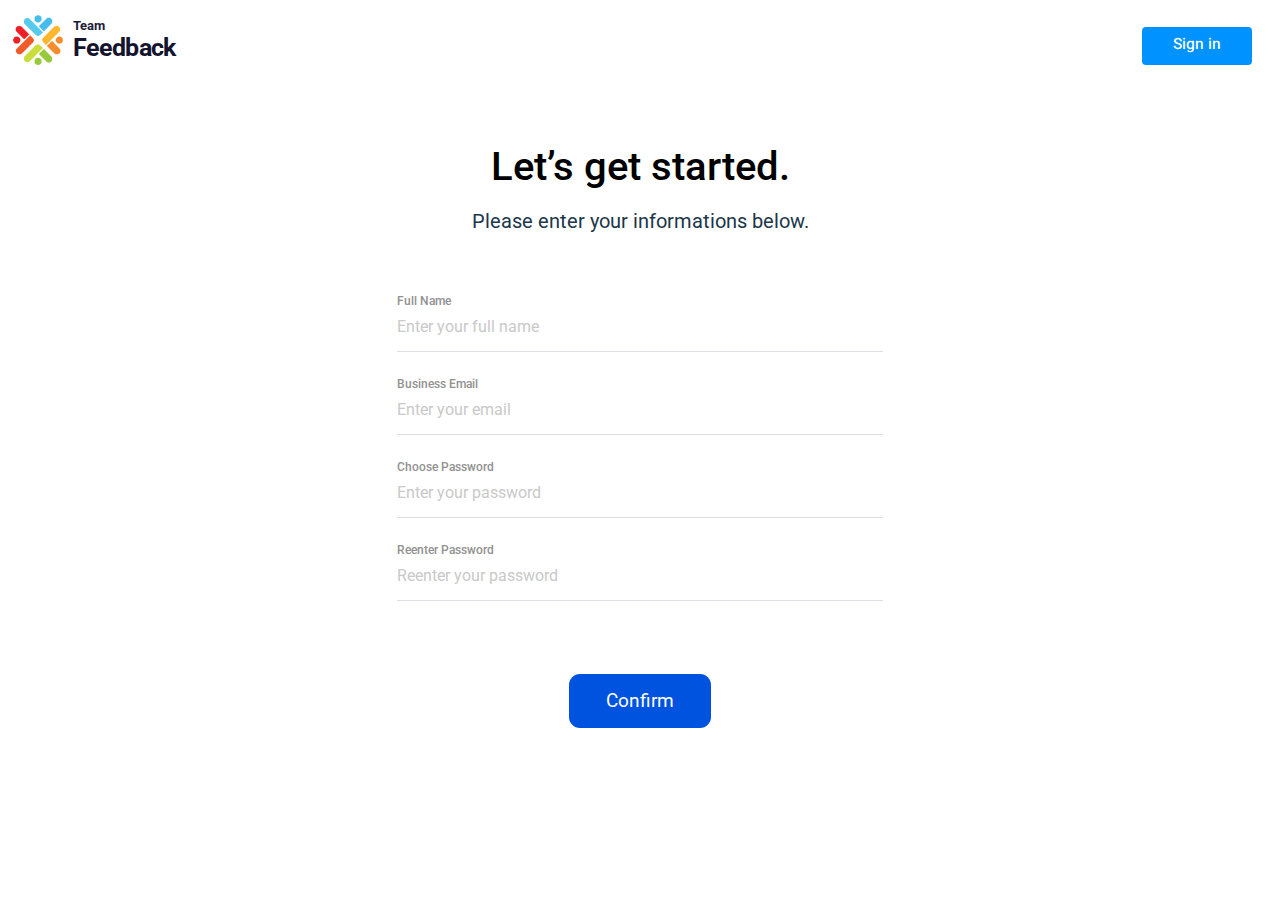
<file: sign-up-01/index.html>
<!DOCTYPE html5>
<html lang="en">

<head>
    <meta charset="UTF-8">
    <meta name="viewport" content="width=device-width, initial-scale=1.0">
    <title>Dashboard | Sign up</title>
    <link href="https://fonts.googleapis.com/css?family=Roboto:400,500,700&display=swap" rel="stylesheet">
    <link href="https://fonts.googleapis.com/css?family=Heebo:500&display=swap" rel="stylesheet">
    <link rel="stylesheet" href="https://cdnjs.cloudflare.com/ajax/libs/font-awesome/5.13.0/css/all.min.css" integrity="sha256-h20CPZ0QyXlBuAw7A+KluUYx/3pK+c7lYEpqLTlxjYQ=" crossorigin="anonymous" />
    <link rel="stylesheet" href="../public/css/bootstrap.css">
    <link rel="stylesheet" href="../public/css/style.css">
</head>

<body>

    <header class="sign-up-header">
        <div class="sign-up-header-info">
            <img src="../public/img/logo-png.png" alt="Logo image">
            <h2>Team 
                <span>Feedback</span>
            </h2>
        </div>

        <a href="../sign-in/index.html" class="btn-custom-primary">Sign in</a>
    </header>

    <main class="sign-up-01">
        <h1><a href="#" class="back"><i class="fas fa-arrow-left"></i></a> Let’s get started.</h1>
        <p class="small-text">
            Please enter your informations below.
        </p>

        <div class="input-group-custom">
            <label for="fname">Full Name</label>
            <div class="input-container">
                <input type="text" placeholder="Enter your full name" id="fname">
            </div>
        </div>

        <div class="input-group-custom">
            <label for="email">Business Email</label>
            <div class="input-container">
                <input type="email" placeholder="Enter your email" id="email">
            </div>
        </div>

        <div class="input-group-custom">
            <label for="pass">Choose Password</label>
            <div class="input-container">
                <input type="password" placeholder="Enter your password" id="pass">
            </div>
        </div>

        <div class="input-group-custom">
            <label for="rpass">Reenter Password</label>
            <div class="input-container">
                <input type="password" placeholder="Reenter your password" id="rpass">
            </div>
        </div>

        <a href="../sign-up-02/index.html" class="btn-custom-primary">Confirm</a>
    </main>

    <script src="../public/js/jquery-3.4.1.min.js"></script>
    <script src="../public/js/bootstrap.bundle.js"></script>
    <script src="../public/js/main.js"></script>
</body>

</html>
</file>
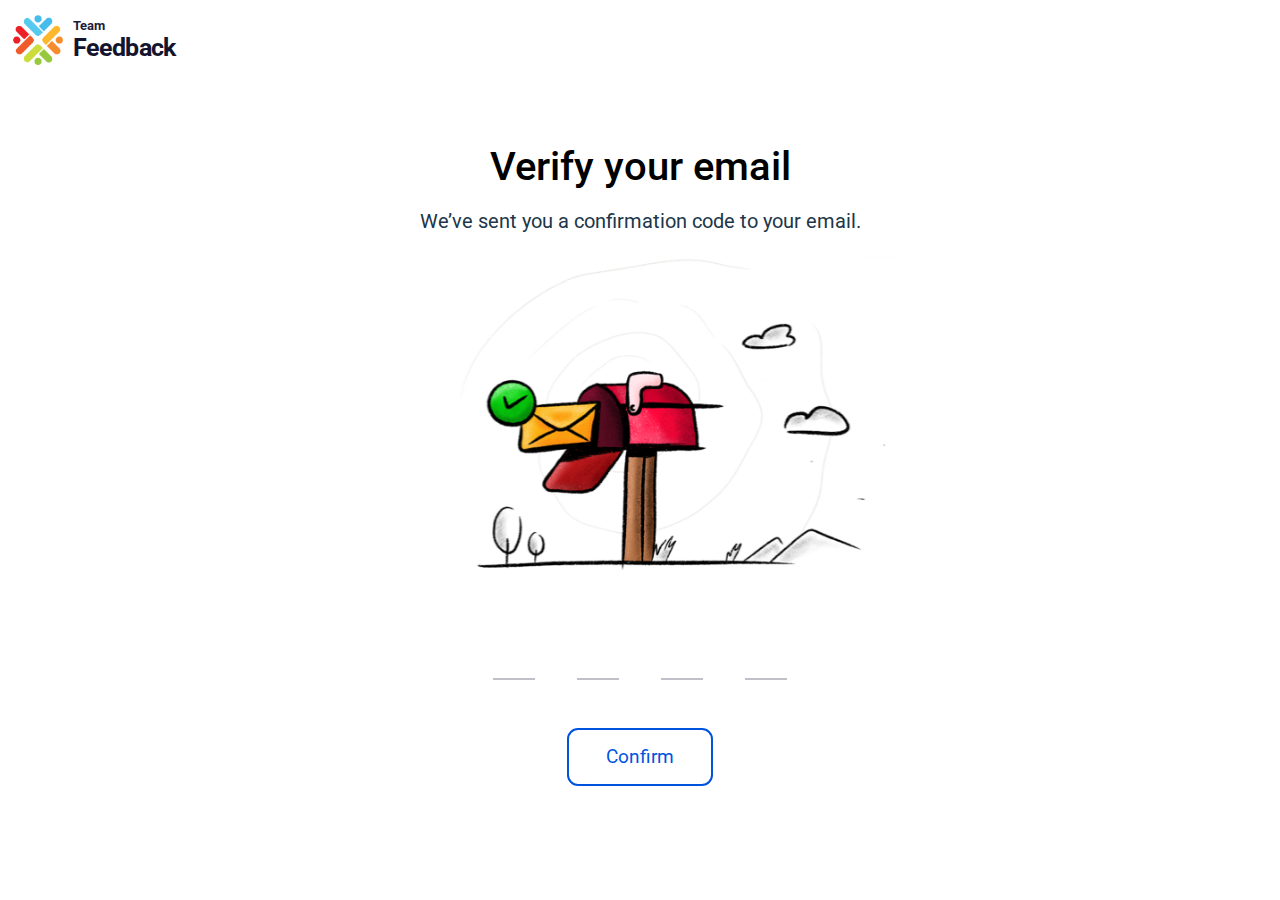
<file: sign-up-02/index.html>
<!DOCTYPE html5>
<html lang="en">

<head>
    <meta charset="UTF-8">
    <meta name="viewport" content="width=device-width, initial-scale=1.0">
    <title>Dashboard | Sign up</title>
    <link href="https://fonts.googleapis.com/css?family=Roboto:400,500,700&display=swap" rel="stylesheet">
    <link href="https://fonts.googleapis.com/css?family=Heebo:500&display=swap" rel="stylesheet">
    <link rel="stylesheet" href="https://cdnjs.cloudflare.com/ajax/libs/font-awesome/5.13.0/css/all.min.css" integrity="sha256-h20CPZ0QyXlBuAw7A+KluUYx/3pK+c7lYEpqLTlxjYQ=" crossorigin="anonymous" />
    <link rel="stylesheet" href="../public/css/bootstrap.css">
    <link rel="stylesheet" href="../public/css/style.css">
</head>

<body>

    <header class="sign-up-header">
        <div class="sign-up-header-info">
            <img src="../public/img/logo-png.png" alt="Logo image">
            <h2>Team 
                <span>Feedback</span>
            </h2>
        </div>
    </header>

    <main class="sign-up-02">
        <h1><a href="../sign-up-B01/index.html" class="back"><i class="fas fa-arrow-left"></i></a> Verify your email</h1>
        <p class="small-text">
            We’ve sent you a confirmation code to your email.
        </p>

        <img src="../public/img/sign-up-02-imgx2.png" alt="Drawing of mailbox">

        <div class="input-group-custom">
            <input class="single-num-input i-1" type="text" maxlength="1" placeholder=" " autofocus/>

            <input class="single-num-input i-2" type="text" maxlength="1" placeholder=" "/>

            <input class="single-num-input i-3" type="text" maxlength="1" placeholder=" "/>

            <input class="single-num-input i-4" type="text" maxlength="1" placeholder=" "/>
        </div>

        <a href="../sign-up-B02/index.html" class="btn-custom-primary outline">Confirm</a>
    </main>

    <script src="../public/js/jquery-3.4.1.min.js"></script>
    <script src="../public/js/bootstrap.bundle.js"></script>
    <script src="../public/js/main.js"></script>

    <script>
        const inputs = document.querySelectorAll('.single-num-input');

        inputs.forEach((e,i,arr) => e.addEventListener('input', function() {
            this.value=this.value.replace(/[^0-9]/g,'');
            if(e.value.length > 0 && i < arr.length - 1) arr[i+1].focus();
        }))
    </script>
</body>

</html>
</file>
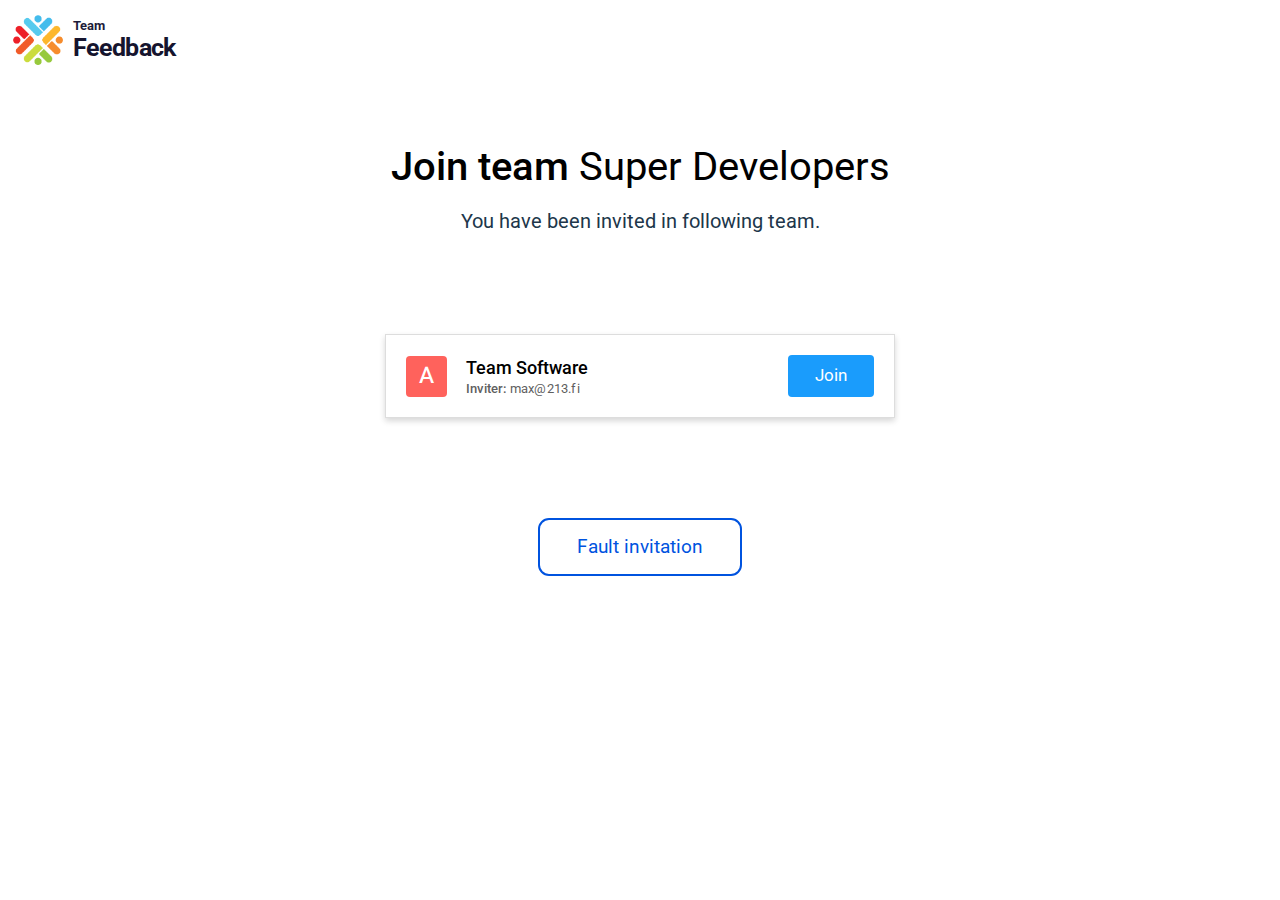
<file: sign-up-03/index.html>
<!DOCTYPE html5>
<html lang="en">

<head>
    <meta charset="UTF-8">
    <meta name="viewport" content="width=device-width, initial-scale=1.0">
    <title>Dashboard | Sign up</title>
    <link href="https://fonts.googleapis.com/css?family=Roboto:400,500,700&display=swap" rel="stylesheet">
    <link href="https://fonts.googleapis.com/css?family=Heebo:500&display=swap" rel="stylesheet">
    <link rel="stylesheet" href="https://cdnjs.cloudflare.com/ajax/libs/font-awesome/5.13.0/css/all.min.css" integrity="sha256-h20CPZ0QyXlBuAw7A+KluUYx/3pK+c7lYEpqLTlxjYQ=" crossorigin="anonymous" />
    <link rel="stylesheet" href="../public/css/bootstrap.css">
    <link rel="stylesheet" href="../public/css/style.css">
</head>

<body>

    <header class="sign-up-header">
        <div class="sign-up-header-info">
            <img src="../public/img/logo-png.png" alt="Logo image">
            <h2>Team 
                <span>Feedback</span>
            </h2>
        </div>
    </header>

    <main class="sign-up-03">
        <h1><a href="../sign-up-04/index.html" class="back"><i class="fas fa-arrow-left"></i></a> Join team <span>Super Developers</span></h1>
        <p class="small-text">
            You have been invited in following team.
        </p>

        <div class="team-card">
            <span class="team-initials">A</span>
            <p class="team-name">Team Software
                <span class="inviter">Inviter: <span class="inviter-email">max@213.fi</span></span>
            </p>
            <a href="../index.html" class="btn-custom-primary">Join</a>
        </div>


        <a href="#" class="btn-custom-primary outline">Fault invitation</a>
    </main>

    <script src="../public/js/jquery-3.4.1.min.js"></script>
    <script src="../public/js/bootstrap.bundle.js"></script>
    <script src="../public/js/main.js"></script>
</body>

</html>
</file>
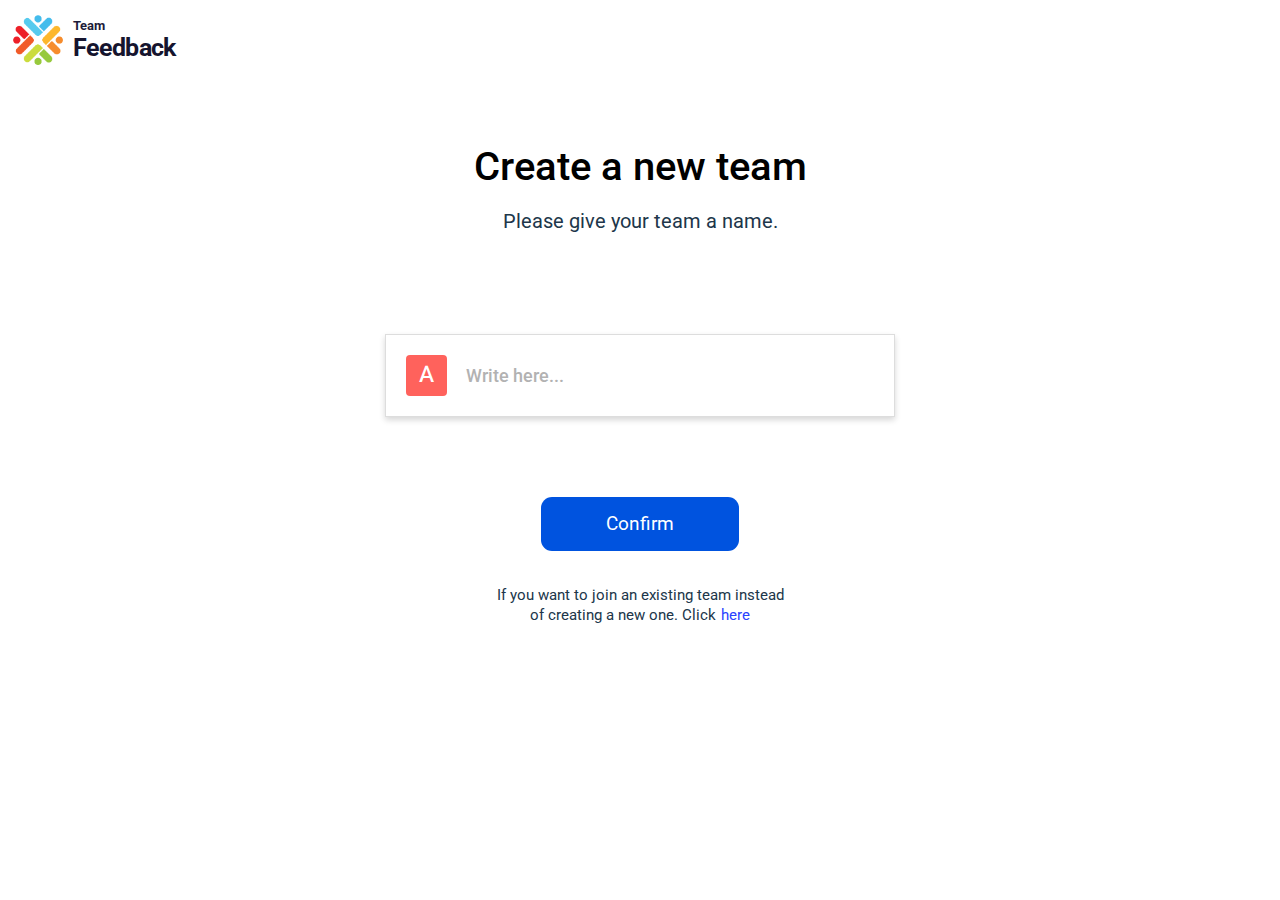
<file: sign-up-04/index.html>
<!DOCTYPE html5>
<html lang="en">

<head>
    <meta charset="UTF-8">
    <meta name="viewport" content="width=device-width, initial-scale=1.0">
    <title>Dashboard | Sign up</title>
    <link href="https://fonts.googleapis.com/css?family=Roboto:400,500,700&display=swap" rel="stylesheet">
    <link href="https://fonts.googleapis.com/css?family=Heebo:500&display=swap" rel="stylesheet">
    <link rel="stylesheet" href="https://cdnjs.cloudflare.com/ajax/libs/font-awesome/5.13.0/css/all.min.css" integrity="sha256-h20CPZ0QyXlBuAw7A+KluUYx/3pK+c7lYEpqLTlxjYQ=" crossorigin="anonymous" />
    <link rel="stylesheet" href="../public/css/bootstrap.css">
    <link rel="stylesheet" href="../public/css/style.css">
</head>

<body>

    <header class="sign-up-header">
        <div class="sign-up-header-info">
            <img src="../public/img/logo-png.png" alt="Logo image">
            <h2>Team 
                <span>Feedback</span>
            </h2>
        </div>
    </header>

    <main class="sign-up-04">
        <h1><a href="../sign-up-02/index.html" class="back"><i class="fas fa-arrow-left"></i></a> Create a new team</h1>
        <p class="small-text">
            Please give your team a name.
        </p>

        <div class="team-card">
            <span class="team-initials">A</span>
            <input type="text" placeholder="Write here...">
        </div>

        <a href="../sign-up-05/index.html" class="btn-custom-primary">Confirm</a>

        <p class="bottom-text">
            If you want to join an existing team instead<br>
            of creating a new one. Click <a href="../sign-up-03/index.html">here</a>
        </p>
    </main>

    <script src="../public/js/jquery-3.4.1.min.js"></script>
    <script src="../public/js/bootstrap.bundle.js"></script>
    <script src="../public/js/main.js"></script>
</body>

</html>
</file>
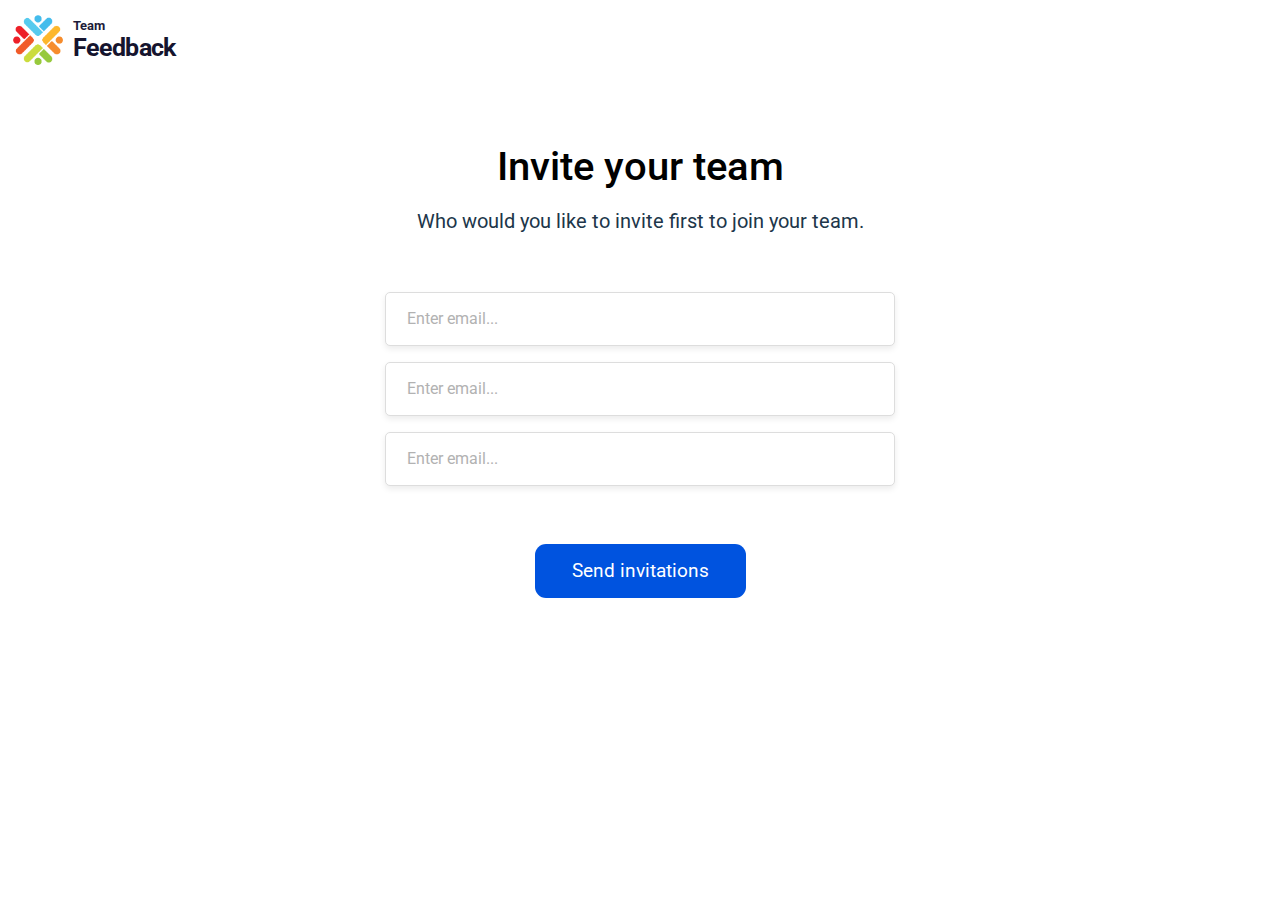
<file: sign-up-05/index.html>
<!DOCTYPE html5>
<html lang="en">

<head>
    <meta charset="UTF-8">
    <meta name="viewport" content="width=device-width, initial-scale=1.0">
    <title>Dashboard | Sign up</title>
    <link href="https://fonts.googleapis.com/css?family=Roboto:400,500,700&display=swap" rel="stylesheet">
    <link href="https://fonts.googleapis.com/css?family=Heebo:500&display=swap" rel="stylesheet">
    <link rel="stylesheet" href="https://cdnjs.cloudflare.com/ajax/libs/font-awesome/5.13.0/css/all.min.css" integrity="sha256-h20CPZ0QyXlBuAw7A+KluUYx/3pK+c7lYEpqLTlxjYQ=" crossorigin="anonymous" />
    <link rel="stylesheet" href="../public/css/bootstrap.css">
    <link rel="stylesheet" href="../public/css/style.css">
</head>

<body>

    <header class="sign-up-header">
        <div class="sign-up-header-info">
            <img src="../public/img/logo-png.png" alt="Logo image">
            <h2>Team 
                <span>Feedback</span>
            </h2>
        </div>
    </header>

    <main class="sign-up-05">
        <h1><a href="../sign-up-04/index.html" class="back"><i class="fas fa-arrow-left"></i></a> Invite your team</h1>
        <p class="small-text">
            Who would you like to invite first to join your team.
        </p>

        <input type="email" placeholder="Enter email...">
        <input type="email" placeholder="Enter email...">
        <input type="email" placeholder="Enter email...">

        <a href="../index.html" class="btn-custom-primary">Send invitations</a>
    </main>

    <script src="../public/js/jquery-3.4.1.min.js"></script>
    <script src="../public/js/bootstrap.bundle.js"></script>
    <script src="../public/js/main.js"></script>
</body>

</html>
</file>
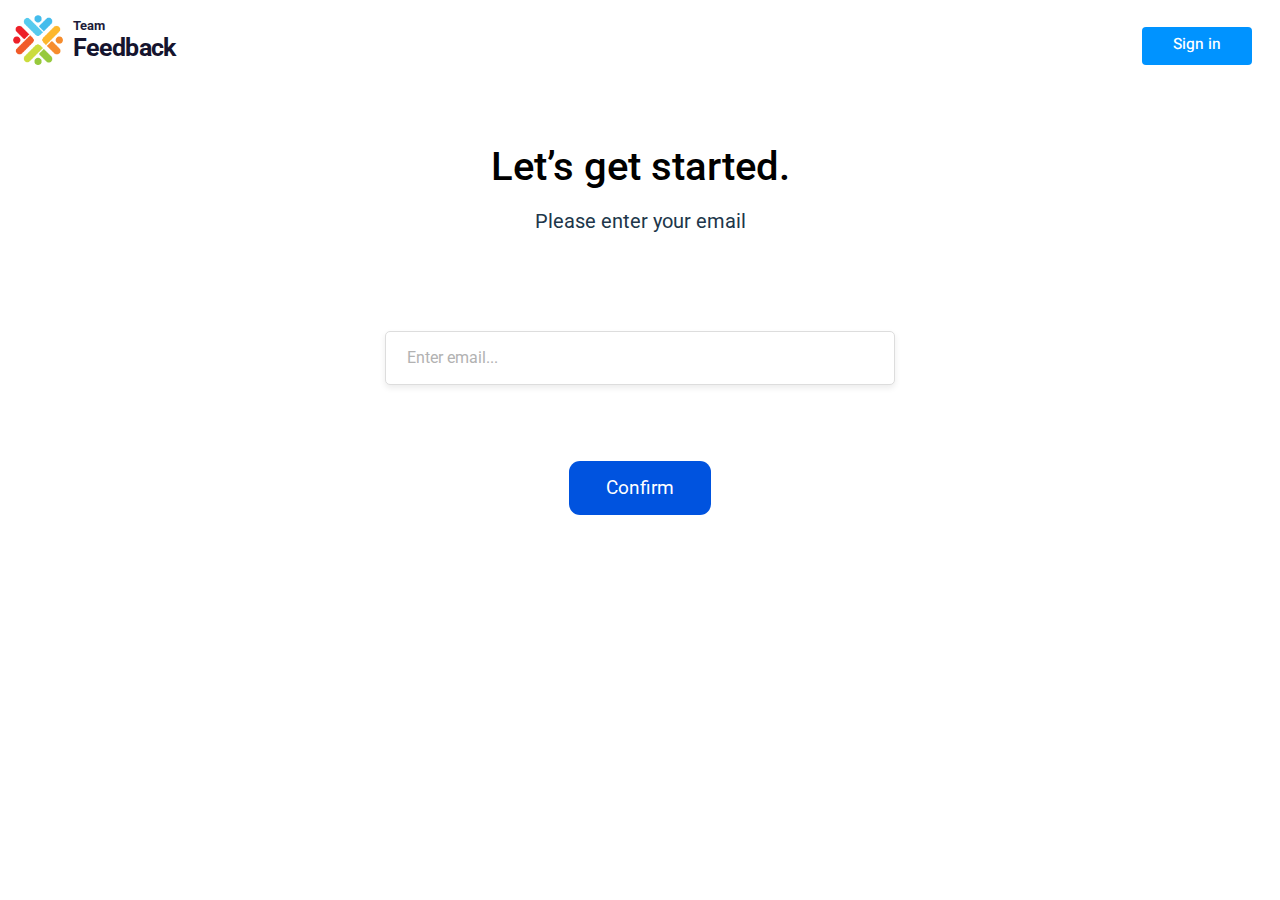
<file: sign-up-B01/index.html>
<!DOCTYPE html5>
<html lang="en">

<head>
    <meta charset="UTF-8">
    <meta name="viewport" content="width=device-width, initial-scale=1.0">
    <title>Dashboard | Sign up</title>
    <link href="https://fonts.googleapis.com/css?family=Roboto:400,500,700&display=swap" rel="stylesheet">
    <link href="https://fonts.googleapis.com/css?family=Heebo:500&display=swap" rel="stylesheet">
    <link rel="stylesheet" href="https://cdnjs.cloudflare.com/ajax/libs/font-awesome/5.13.0/css/all.min.css" integrity="sha256-h20CPZ0QyXlBuAw7A+KluUYx/3pK+c7lYEpqLTlxjYQ=" crossorigin="anonymous" />
    <link rel="stylesheet" href="../public/css/bootstrap.css">
    <link rel="stylesheet" href="../public/css/style.css">
</head>

<body>

    <header class="sign-up-header">
        <div class="sign-up-header-info">
            <img src="../public/img/logo-png.png" alt="Logo image">
            <h2>Team 
                <span>Feedback</span>
            </h2>
        </div>

        <a href="#" class="btn-custom-primary">Sign in</a>
    </header>

    <main class="sign-up-B01">
        <h1><a href="../sign-in/index.html" class="back"><i class="fas fa-arrow-left"></i></a> Let’s get started.</h1>
        <p class="small-text">
            Please enter your email
        </p>

        <input type="email" placeholder="Enter email...">

        <a href="../sign-up-02/index.html" class="btn-custom-primary">Confirm</a>
    </main>

    <script src="../public/js/jquery-3.4.1.min.js"></script>
    <script src="../public/js/bootstrap.bundle.js"></script>
    <script src="../public/js/main.js"></script>
</body>

</html>
</file>
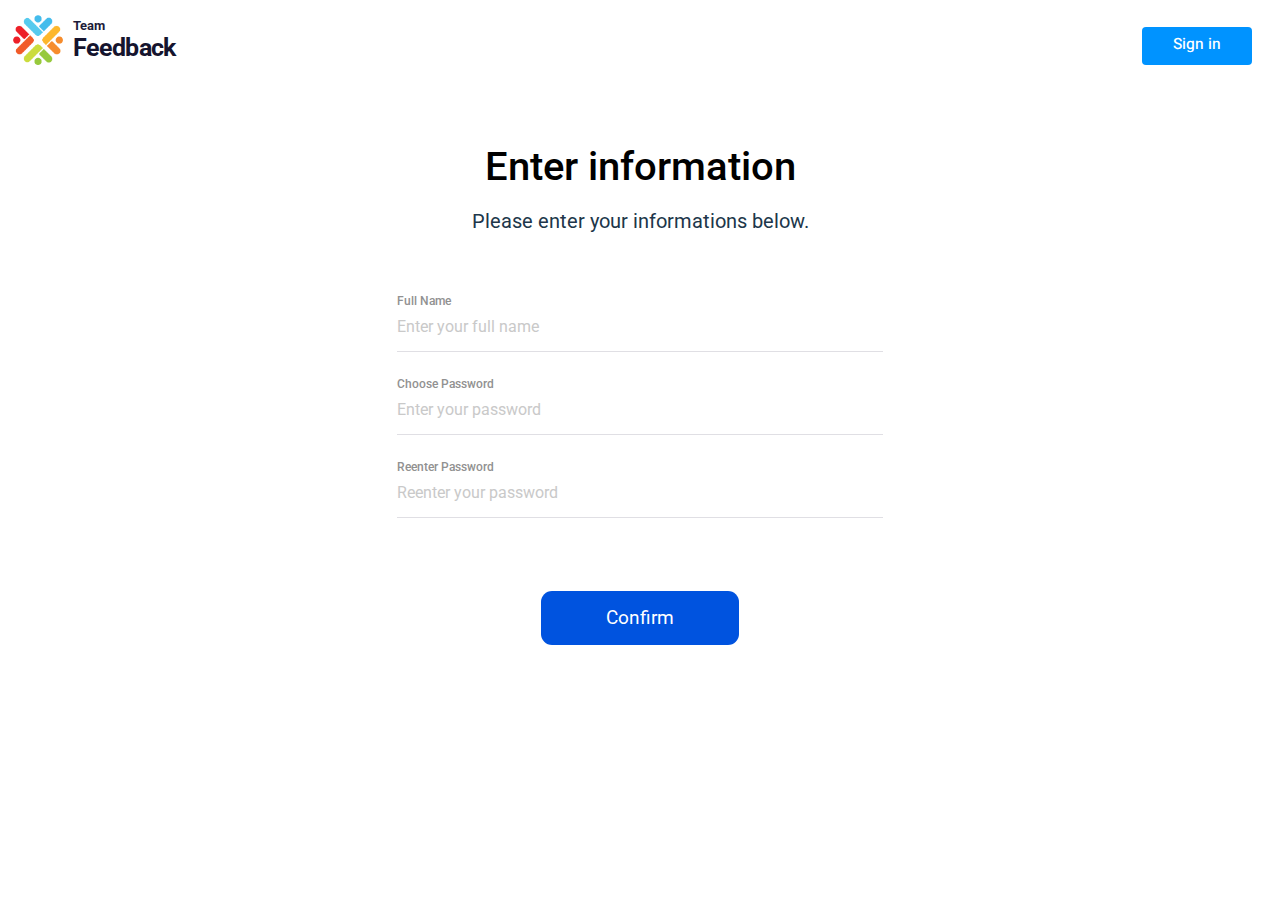
<file: sign-up-B02/index.html>
<!DOCTYPE html5>
<html lang="en">

<head>
    <meta charset="UTF-8">
    <meta name="viewport" content="width=device-width, initial-scale=1.0">
    <title>Dashboard | Sign up</title>
    <link href="https://fonts.googleapis.com/css?family=Roboto:400,500,700&display=swap" rel="stylesheet">
    <link href="https://fonts.googleapis.com/css?family=Heebo:500&display=swap" rel="stylesheet">
    <link rel="stylesheet" href="https://cdnjs.cloudflare.com/ajax/libs/font-awesome/5.13.0/css/all.min.css" integrity="sha256-h20CPZ0QyXlBuAw7A+KluUYx/3pK+c7lYEpqLTlxjYQ=" crossorigin="anonymous" />
    <link rel="stylesheet" href="../public/css/bootstrap.css">
    <link rel="stylesheet" href="../public/css/style.css">
</head>

<body>

    <header class="sign-up-header">
        <div class="sign-up-header-info">
            <img src="../public/img/logo-png.png" alt="Logo image">
            <h2>Team 
                <span>Feedback</span>
            </h2>
        </div>

        <a href="../sign-in/index.html" class="btn-custom-primary">Sign in</a>
    </header>

    <main class="sign-up-B02">
        <h1><a href="../sign-up-B01/index.html" class="back"><i class="fas fa-arrow-left"></i></a> Enter information</h1>
        <p class="small-text">
            Please enter your informations below.
        </p>

        <div class="input-group-custom">
            <label for="fname">Full Name</label>
            <div class="input-container">
                <input type="text" placeholder="Enter your full name" id="fname">
            </div>
        </div>

        <div class="input-group-custom">
            <label for="pass">Choose Password</label>
            <div class="input-container">
                <input type="password" placeholder="Enter your password" id="pass">
            </div>
        </div>

        <div class="input-group-custom">
            <label for="rpass">Reenter Password</label>
            <div class="input-container">
                <input type="password" placeholder="Reenter your password" id="rpass">
            </div>
        </div>

        <a href="../sign-up-04/index.html" class="btn-custom-primary">Confirm</a>
    </main>

    <script src="../public/js/jquery-3.4.1.min.js"></script>
    <script src="../public/js/bootstrap.bundle.js"></script>
    <script src="../public/js/main.js"></script>
</body>

</html>
</file>
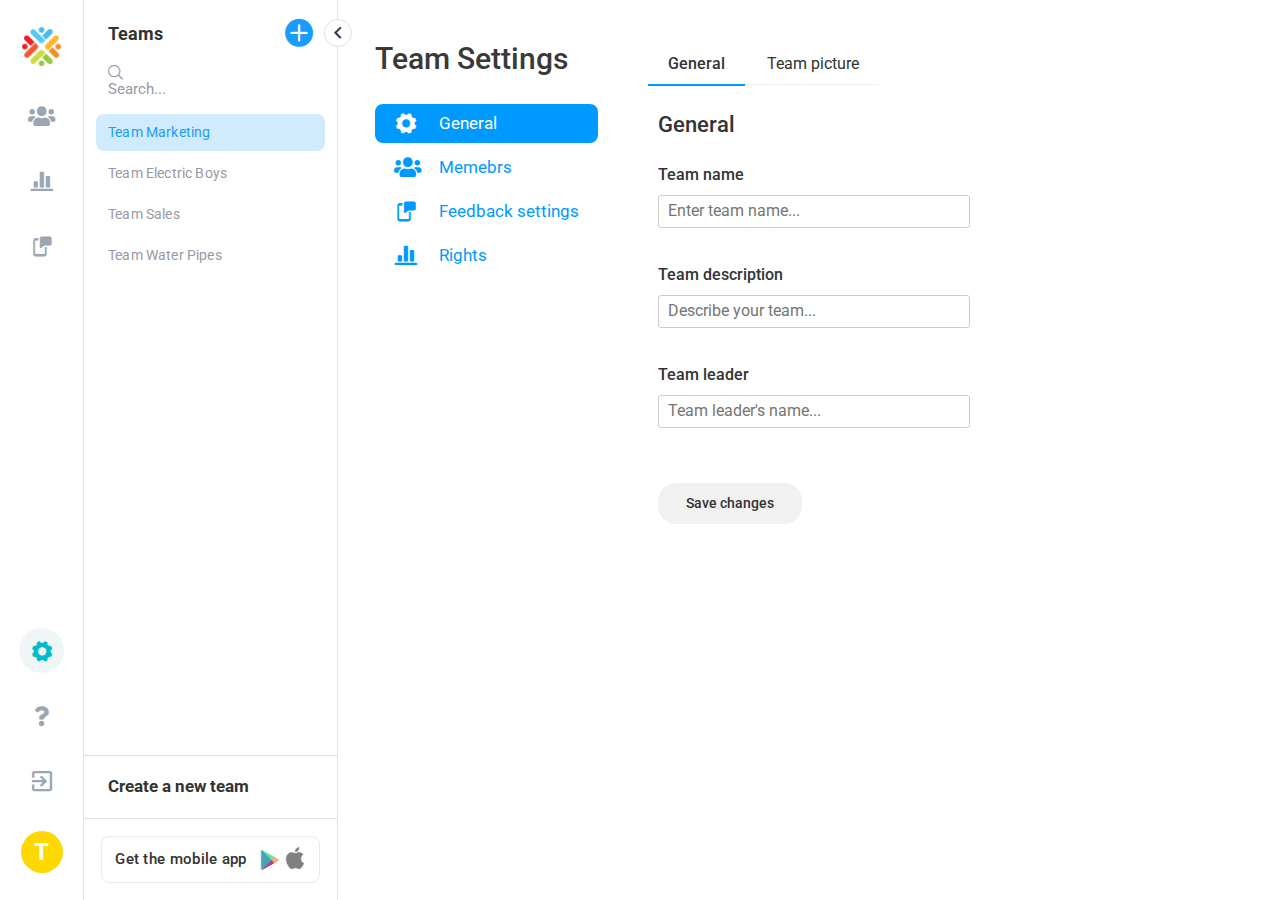
<file: team-settings-general/index.html>
<!DOCTYPE html5>
<html lang="en">

<head>
    <meta charset="UTF-8">
    <meta name="viewport" content="width=device-width, initial-scale=1.0">
    <title>Dashboard | Teams | Single user</title>
    <link href="https://fonts.googleapis.com/css?family=Roboto:400,500,700&display=swap" rel="stylesheet">
    <link href="https://fonts.googleapis.com/css?family=Heebo:500&display=swap" rel="stylesheet">
    <link href="https://stackpath.bootstrapcdn.com/font-awesome/4.7.0/css/font-awesome.min.css" rel="stylesheet" integrity="sha384-wvfXpqpZZVQGK6TAh5PVlGOfQNHSoD2xbE+QkPxCAFlNEevoEH3Sl0sibVcOQVnN" crossorigin="anonymous">
    <link rel="stylesheet" href="../public/css/bootstrap.css">
    <link rel="stylesheet" href="../public/css/style.css">
</head>

<body>

    <div class="page-wrapper">
        <!-- sidebar -->
        <div class="sidebar">
            <div class="sidebar-menu-toggle">
                <i class="icon-c-chevron-l"></i>
            </div>
            <div class="sidebar-main">
                <ul class="sidebar-main-top">
                    <li class="sidebar-main-item logo">
                        <a href="#" class="sidebar-main-link">
                            <!-- <img src="../public/svg/sidenav-logo.svg" alt="logo"> -->
                            <img src="../public/img/logo-png.png" alt="logo">
                        </a>
                    </li>
                    <li class="sidebar-main-item">
                        <a href="#" class="sidebar-main-link sidebar-main-link-icon">
                            <i class="icon-c-people"></i>
                        </a>
                    </li>
                    <li class="sidebar-main-item">
                        <a href="#" class="sidebar-main-link sidebar-main-link-icon">
                            <i class="icon-c-bars"></i>
                        </a>
                    </li>

                    <li class="sidebar-main-item">
                        <a href="#" class="sidebar-main-link sidebar-main-link-icon">
                            <i class="icon-c-phone"></i>
                        </a>
                    </li>
                </ul>

                <ul class="sidebar-main-bottom">
                    <li class="sidebar-main-item active">
                        <a href="#" class="sidebar-main-link sidebar-main-link-icon">
                            <i class="icon-c-settings"></i>
                        </a>
                    </li>
                    <li class="sidebar-main-item">
                        <a href="#" class="sidebar-main-link sidebar-main-link-icon">
                            <i class="icon-c-question"></i>
                        </a>
                    </li>
                    <li class="sidebar-main-item">
                        <a href="../sign-in/index.html" class="sidebar-main-link sidebar-main-link-icon">
                            <i class="icon-c-exit"></i>
                        </a>
                    </li>
                    <li class="sidebar-main-item logo">
                        <a href="#" class="sidebar-main-link">
                            <div class="letter-circle"><span>T</span></div>
                        </a>
                    </li>
                </ul>
            </div>
            <!-- sidebar menu -->
            <div class="sidebar-menu">
                <div class="sidebar-menu-header">
                    <h2>Teams</h2>
                    <a href="#">
                        <i class="icon-c-plus-c"></i>
                    </a>
                </div>
                <div class="input-container">
                    <i class="icon-c-search"></i>
                    <input type="text" placeholder="Search...">
                </div>
                <ul class="sidebar-menu-list">
                    <li class="sidebar-menu-list-item">
                        <a href="#" class="sidebar-menu-list-item-link active">Team Marketing</a>
                    </li>
                    <li class="sidebar-menu-list-item">
                        <a href="#" class="sidebar-menu-list-item-link">Team Electric Boys</a>
                    </li>
                    <li class="sidebar-menu-list-item">
                        <a href="#" class="sidebar-menu-list-item-link">Team Sales</a>
                    </li>
                    <li class="sidebar-menu-list-item">
                        <a href="#" class="sidebar-menu-list-item-link">Team Water Pipes</a>
                    </li>
                </ul>
                <div class="sidebar-menu-footer">
                    <a href="#" class="sidebar-menu-footer-create-new">Create a new team</a>
                    <a href="#" class="btn-custom-white">
                        Get the mobile app
                        <img src="../public/img/play-big.png" alt="google play store icon" class="play-icon">
                        <img src="../public/img/apple-big.png" alt="apple store icon" class="apple-icon">
                    </a>
                </div>
            </div>
        </div>

        <div class="page-content">
            <main class="team-settings-general">
                <div class="settings-sidenav">
                    <h2 class="settings-sidenav-title">Team Settings</h2>
                    <a href="../team-settings-general/index.html" class="settings-sidenav-item active">
                        <i class="icon-c-settings"></i>
                        General
                    </a>

                    <a href="../team-settings-members-active/index.html" class="settings-sidenav-item">
                        <i class="icon-c-people"></i>
                        Memebrs
                    </a>

                    <a href="#" class="settings-sidenav-item">
                        <i class="icon-c-phone"></i>
                        Feedback settings
                    </a>

                    <a href="#" class="settings-sidenav-item">
                        <i class="icon-c-bars"></i>
                        Rights
                    </a>
                </div>

                <div class="settings-content">
                    <div class="settings-content-links">
                        <a href="#" class="settings-content-links-item active">General</a>
                        <a href="#" class="settings-content-links-item">Team picture</a>
                    </div>
                    <h3>General</h3>
                    <div class="input-container">
                        <label for="team-n">Team name</label>
                        <input type="text" id="team-n" placeholder="Enter team name...">
                    </div>

                    <div class="input-container">
                        <label for="team-d">Team description</label>
                        <input type="text" id="team-d" placeholder="Describe your team...">
                    </div>

                    <div class="input-container">
                        <label for="team-l">Team leader</label>
                        <input type="text" id="team-l" placeholder="Team leader's name...">
                    </div>

                    <a href="#" class="btn-custom-primary gray">Save changes</a>
                </div>
            </main>
        </div>
    </div>

    <script src="../public/js/jquery-3.4.1.min.js"></script>
    <script src="../public/js/bootstrap.bundle.js"></script>
    <script src="../public/js/main.js"></script>
</body>

</html>
</file>
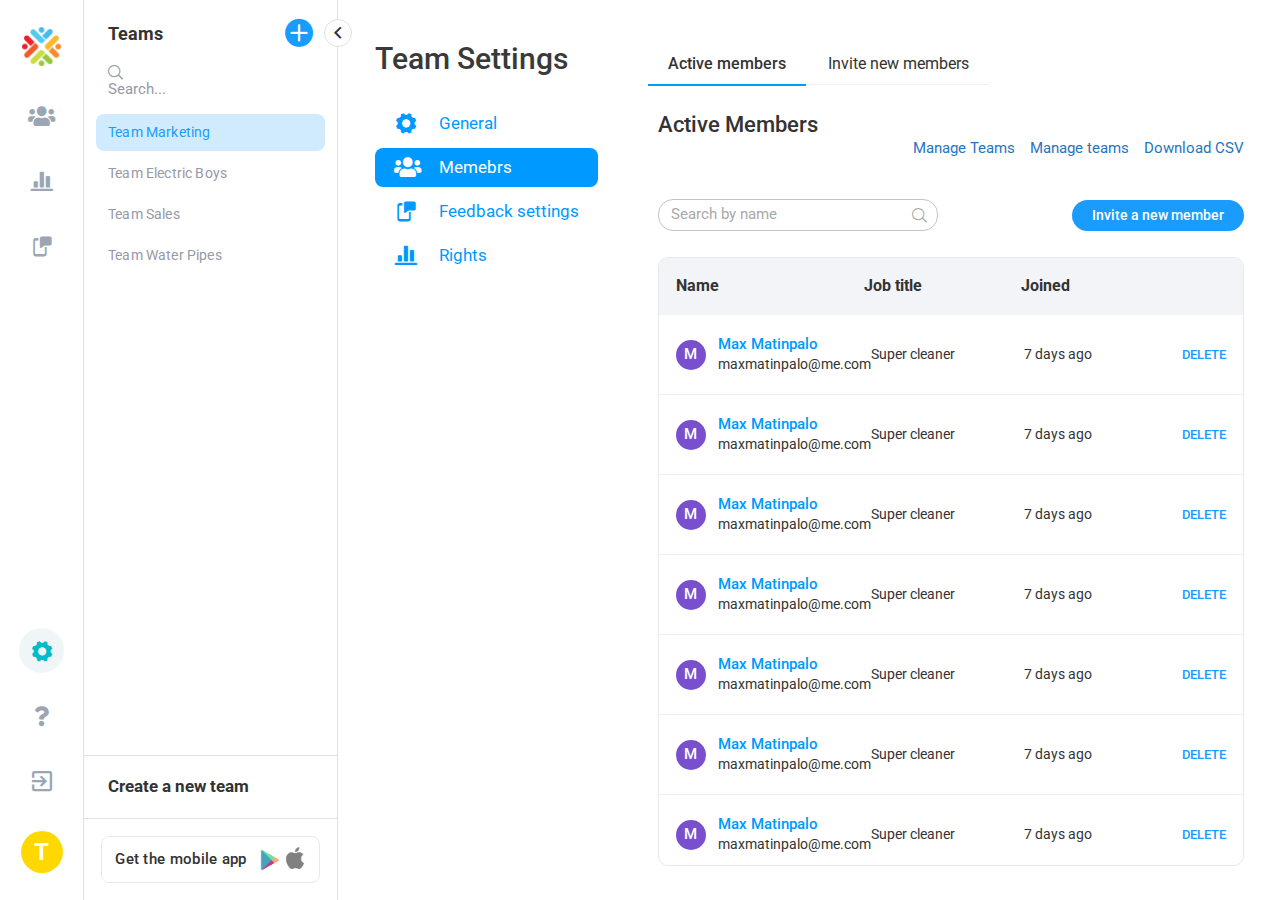
<file: team-settings-members-active/index.html>
<!DOCTYPE html5>
<html lang="en">

<head>
    <meta charset="UTF-8">
    <meta name="viewport" content="width=device-width, initial-scale=1.0">
    <title>Dashboard | Settings | Active members</title>
    <link href="https://fonts.googleapis.com/css?family=Roboto:400,500,700&display=swap" rel="stylesheet">
    <link href="https://fonts.googleapis.com/css?family=Heebo:500&display=swap" rel="stylesheet">
    <link rel="stylesheet" href="https://cdnjs.cloudflare.com/ajax/libs/font-awesome/5.13.0/css/all.min.css" integrity="sha256-h20CPZ0QyXlBuAw7A+KluUYx/3pK+c7lYEpqLTlxjYQ=" crossorigin="anonymous" />
    <link rel="stylesheet" href="../public/css/bootstrap.css">
    <link rel="stylesheet" href="../public/css/style.css">
</head>

<body>

    <div class="page-wrapper">
        <!-- sidebar -->
        <div class="sidebar">
            <div class="sidebar-menu-toggle">
                <i class="icon-c-chevron-l"></i>
            </div>
            <div class="sidebar-main">
                <ul class="sidebar-main-top">
                    <li class="sidebar-main-item logo">
                        <a href="#" class="sidebar-main-link">
                            <!-- <img src="../public/svg/sidenav-logo.svg" alt="logo"> -->
                            <img src="../public/img/logo-png.png" alt="logo">
                        </a>
                    </li>
                    <li class="sidebar-main-item">
                        <a href="#" class="sidebar-main-link sidebar-main-link-icon">
                            <i class="icon-c-people"></i>
                        </a>
                    </li>
                    <li class="sidebar-main-item">
                        <a href="#" class="sidebar-main-link sidebar-main-link-icon">
                            <i class="icon-c-bars"></i>
                        </a>
                    </li>

                    <li class="sidebar-main-item">
                        <a href="#" class="sidebar-main-link sidebar-main-link-icon">
                            <i class="icon-c-phone"></i>
                        </a>
                    </li>
                </ul>

                <ul class="sidebar-main-bottom">
                    <li class="sidebar-main-item active">
                        <a href="#" class="sidebar-main-link sidebar-main-link-icon">
                            <i class="icon-c-settings"></i>
                        </a>
                    </li>
                    <li class="sidebar-main-item">
                        <a href="#" class="sidebar-main-link sidebar-main-link-icon">
                            <i class="icon-c-question"></i>
                        </a>
                    </li>
                    <li class="sidebar-main-item">
                        <a href="../sign-in/index.html" class="sidebar-main-link sidebar-main-link-icon">
                            <i class="icon-c-exit"></i>
                        </a>
                    </li>
                    <li class="sidebar-main-item logo">
                        <a href="#" class="sidebar-main-link">
                            <div class="letter-circle"><span>T</span></div>
                        </a>
                    </li>
                </ul>
            </div>
            <!-- sidebar menu -->
            <div class="sidebar-menu">
                <div class="sidebar-menu-header">
                    <h2>Teams</h2>
                    <a href="#">
                        <i class="icon-c-plus-c"></i>
                    </a>
                </div>
                <div class="input-container">
                    <i class="icon-c-search"></i>
                    <input type="text" placeholder="Search...">
                </div>
                <ul class="sidebar-menu-list">
                    <li class="sidebar-menu-list-item">
                        <a href="#" class="sidebar-menu-list-item-link active">Team Marketing</a>
                    </li>
                    <li class="sidebar-menu-list-item">
                        <a href="#" class="sidebar-menu-list-item-link">Team Electric Boys</a>
                    </li>
                    <li class="sidebar-menu-list-item">
                        <a href="#" class="sidebar-menu-list-item-link">Team Sales</a>
                    </li>
                    <li class="sidebar-menu-list-item">
                        <a href="#" class="sidebar-menu-list-item-link">Team Water Pipes</a>
                    </li>
                </ul>
                <div class="sidebar-menu-footer">
                    <a href="#" class="sidebar-menu-footer-create-new">Create a new team</a>
                    <a href="#" class="btn-custom-white">
                        Get the mobile app
                        <img src="../public/img/play-big.png" alt="google play store icon" class="play-icon">
                        <img src="../public/img/apple-big.png" alt="apple store icon" class="apple-icon">
                    </a>
                </div>
            </div>
        </div>

        <div class="page-content">
            <main class="team-settings-members-active">
                <div class="settings-sidenav">
                    <h2 class="settings-sidenav-title">Team Settings</h2>
                    <a href="../team-settings-general/index.html" class="settings-sidenav-item">
                        <i class="icon-c-settings"></i>
                        General
                    </a>

                    <a href="../team-settings-members-active/index.html" class="settings-sidenav-item active">
                        <i class="icon-c-people"></i>
                        Memebrs
                    </a>

                    <a href="#" class="settings-sidenav-item">
                        <i class="icon-c-phone"></i>
                        Feedback settings
                    </a>

                    <a href="#" class="settings-sidenav-item">
                        <i class="icon-c-bars"></i>
                        Rights
                    </a>
                </div>

                <div class="settings-content">
                    <div class="settings-content-links">
                        <a href="#" class="settings-content-links-item active">Active members</a>
                        <a href="#" class="settings-content-links-item">Invite new members</a>
                    </div>
                    <h3>Active Members</h3>
                    <p class="subheader-list">
                        <a href="#" class="subheader-list-item">Manage Teams</a>
                        <a href="#" class="subheader-list-item">Manage teams</a>
                        <a href="#" class="subheader-list-item">Download CSV</a>
                    </p>
                    <div class="subheader-inputs">
                        <div class="input-container">
                            <i class="icon-c-search"></i>
                            <input type="text" id="name" placeholder="Search by name">
                        </div>
                        <a href="#" class="btn-custom-primary">Invite a new member</a>
                    </div>
                    <div class="panel panel-default card-2">
                        <div class="panel-body">
                          <table class="table-header-fixed flex-table">
                            <thead>
                              <tr>
                                  <th>Name</th>
                                  <th>Job title</th>
                                  <th>Joined</th>
                                  <th></th>
                              </tr>
                            </thead>
                            <tbody>
                              <tr>
                                  <td class="table-header-fixed-col-1">
                                      <span class="initials">M</span>
                                      <p class="name"><a href="#">Max Matinpalo</a> <span>maxmatinpalo@me.com</span></p>
                                  </td>
                                  <td class="table-header-fixed-col-2">
                                    <p>Super cleaner</p>
                                  </td>
                                  <td class="table-header-fixed-col-3">
                                    <p>7 days ago</p>
                                  </td>
                                  <td class="table-header-fixed-col-4">
                                    <a href="#">
                                      <i class="fas fa-trash"></i>
                                      <span>DELETE</span>
                                    </a>
                                  </td>
                              </tr>

                              <tr>
                                <td class="table-header-fixed-col-1">
                                    <span class="initials">M</span>
                                    <p class="name"><a href="#">Max Matinpalo</a> <span>maxmatinpalo@me.com</span></p>
                                </td>
                                <td class="table-header-fixed-col-2">
                                  <p>Super cleaner</p>
                                </td>
                                <td class="table-header-fixed-col-3">
                                  <p>7 days ago</p>
                                </td>
                                <td class="table-header-fixed-col-4">
                                  <a href="#">
                                      <i class="fas fa-trash"></i>
                                      <span>DELETE</span>
                                  </a>
                                </td>
                            </tr>

                            <tr>
                                <td class="table-header-fixed-col-1">
                                    <span class="initials">M</span>
                                    <p class="name"><a href="#">Max Matinpalo</a> <span>maxmatinpalo@me.com</span></p>
                                </td>
                                <td class="table-header-fixed-col-2">
                                  <p>Super cleaner</p>
                                </td>
                                <td class="table-header-fixed-col-3">
                                  <p>7 days ago</p>
                                </td>
                                <td class="table-header-fixed-col-4">
                                  <a href="#">
                                      <i class="fas fa-trash"></i>
                                      <span>DELETE</span>
                                  </a>
                                </td>
                            </tr>

                            <tr>
                                <td class="table-header-fixed-col-1">
                                    <span class="initials">M</span>
                                    <p class="name"><a href="#">Max Matinpalo</a> <span>maxmatinpalo@me.com</span></p>
                                </td>
                                <td class="table-header-fixed-col-2">
                                  <p>Super cleaner</p>
                                </td>
                                <td class="table-header-fixed-col-3">
                                  <p>7 days ago</p>
                                </td>
                                <td class="table-header-fixed-col-4">
                                  <a href="#">
                                      <i class="fas fa-trash"></i>
                                      <span>DELETE</span>
                                  </a>
                                </td>
                            </tr>

                            <tr>
                                <td class="table-header-fixed-col-1">
                                    <span class="initials">M</span>
                                    <p class="name"><a href="#">Max Matinpalo</a> <span>maxmatinpalo@me.com</span></p>
                                </td>
                                <td class="table-header-fixed-col-2">
                                  <p>Super cleaner</p>
                                </td>
                                <td class="table-header-fixed-col-3">
                                  <p>7 days ago</p>
                                </td>
                                <td class="table-header-fixed-col-4">
                                  <a href="#">
                                      <i class="fas fa-trash"></i>
                                      <span>DELETE</span>
                                  </a>
                                </td>
                            </tr>

                            <tr>
                                <td class="table-header-fixed-col-1">
                                    <span class="initials">M</span>
                                    <p class="name"><a href="#">Max Matinpalo</a> <span>maxmatinpalo@me.com</span></p>
                                </td>
                                <td class="table-header-fixed-col-2">
                                  <p>Super cleaner</p>
                                </td>
                                <td class="table-header-fixed-col-3">
                                  <p>7 days ago</p>
                                </td>
                                <td class="table-header-fixed-col-4">
                                  <a href="#">
                                      <i class="fas fa-trash"></i>
                                      <span>DELETE</span>
                                  </a>
                                </td>
                            </tr>

                            <tr>
                                <td class="table-header-fixed-col-1">
                                    <span class="initials">M</span>
                                    <p class="name"><a href="#">Max Matinpalo</a> <span>maxmatinpalo@me.com</span></p>
                                </td>
                                <td class="table-header-fixed-col-2">
                                  <p>Super cleaner</p>
                                </td>
                                <td class="table-header-fixed-col-3">
                                  <p>7 days ago</p>
                                </td>
                                <td class="table-header-fixed-col-4">
                                  <a href="#">
                                      <i class="fas fa-trash"></i>
                                      <span>DELETE</span>
                                  </a>
                                </td>
                            </tr>

                            <tr>
                                <td class="table-header-fixed-col-1">
                                    <span class="initials">M</span>
                                    <p class="name"><a href="#">Max Matinpalo</a> <span>maxmatinpalo@me.com</span></p>
                                </td>
                                <td class="table-header-fixed-col-2">
                                  <p>Super cleaner</p>
                                </td>
                                <td class="table-header-fixed-col-3">
                                  <p>7 days ago</p>
                                </td>
                                <td class="table-header-fixed-col-4">
                                  <a href="#">
                                      <i class="fas fa-trash"></i>
                                      <span>DELETE</span>
                                  </a>
                                </td>
                            </tr>

                            <tr>
                                <td class="table-header-fixed-col-1">
                                    <span class="initials">M</span>
                                    <p class="name"><a href="#">Max Matinpalo</a> <span>maxmatinpalo@me.com</span></p>
                                </td>
                                <td class="table-header-fixed-col-2">
                                  <p>Super cleaner</p>
                                </td>
                                <td class="table-header-fixed-col-3">
                                  <p>7 days ago</p>
                                </td>
                                <td class="table-header-fixed-col-4">
                                  <a href="#">
                                      <i class="fas fa-trash"></i>
                                      <span>DELETE</span>
                                  </a>
                                </td>
                            </tr>

                            <tr>
                                <td class="table-header-fixed-col-1">
                                    <span class="initials">M</span>
                                    <p class="name"><a href="#">Max Matinpalo</a> <span>maxmatinpalo@me.com</span></p>
                                </td>
                                <td class="table-header-fixed-col-2">
                                  <p>Super cleaner</p>
                                </td>
                                <td class="table-header-fixed-col-3">
                                  <p>7 days ago</p>
                                </td>
                                <td class="table-header-fixed-col-4">
                                  <a href="#">
                                      <i class="fas fa-trash"></i>
                                      <span>DELETE</span>
                                  </a>
                                </td>
                            </tr>

                            <tr>
                                <td class="table-header-fixed-col-1">
                                    <span class="initials">M</span>
                                    <p class="name"><a href="#">Max Matinpalo</a> <span>maxmatinpalo@me.com</span></p>
                                </td>
                                <td class="table-header-fixed-col-2">
                                  <p>Super cleaner</p>
                                </td>
                                <td class="table-header-fixed-col-3">
                                  <p>7 days ago</p>
                                </td>
                                <td class="table-header-fixed-col-4">
                                  <a href="#">
                                      <i class="fas fa-trash"></i>
                                      <span>DELETE</span>
                                  </a>
                                </td>
                            </tr>

                            <tr>
                                <td class="table-header-fixed-col-1">
                                    <span class="initials">M</span>
                                    <p class="name"><a href="#">Max Matinpalo</a> <span>maxmatinpalo@me.com</span></p>
                                </td>
                                <td class="table-header-fixed-col-2">
                                  <p>Super cleaner</p>
                                </td>
                                <td class="table-header-fixed-col-3">
                                  <p>7 days ago</p>
                                </td>
                                <td class="table-header-fixed-col-4">
                                  <a href="#">
                                      <i class="fas fa-trash"></i>
                                      <span>DELETE</span>
                                  </a>
                                </td>
                            </tr>

                            <tr>
                                <td class="table-header-fixed-col-1">
                                    <span class="initials">M</span>
                                    <p class="name"><a href="#">Max Matinpalo</a> <span>maxmatinpalo@me.com</span></p>
                                </td>
                                <td class="table-header-fixed-col-2">
                                  <p>Super cleaner</p>
                                </td>
                                <td class="table-header-fixed-col-3">
                                  <p>7 days ago</p>
                                </td>
                                <td class="table-header-fixed-col-4">
                                  <a href="#">
                                      <i class="fas fa-trash"></i>
                                      <span>DELETE</span>
                                  </a>
                                </td>
                            </tr>
    
                            </tbody>
                          </table>
                        </div>
                      </div> 
                </div>
            </main>
        </div>
    </div>

    <script src="../public/js/jquery-3.4.1.min.js"></script>
    <script src="../public/js/bootstrap.bundle.js"></script>
    <script src="../public/js/main.js"></script>
</body>

</html>
</file>
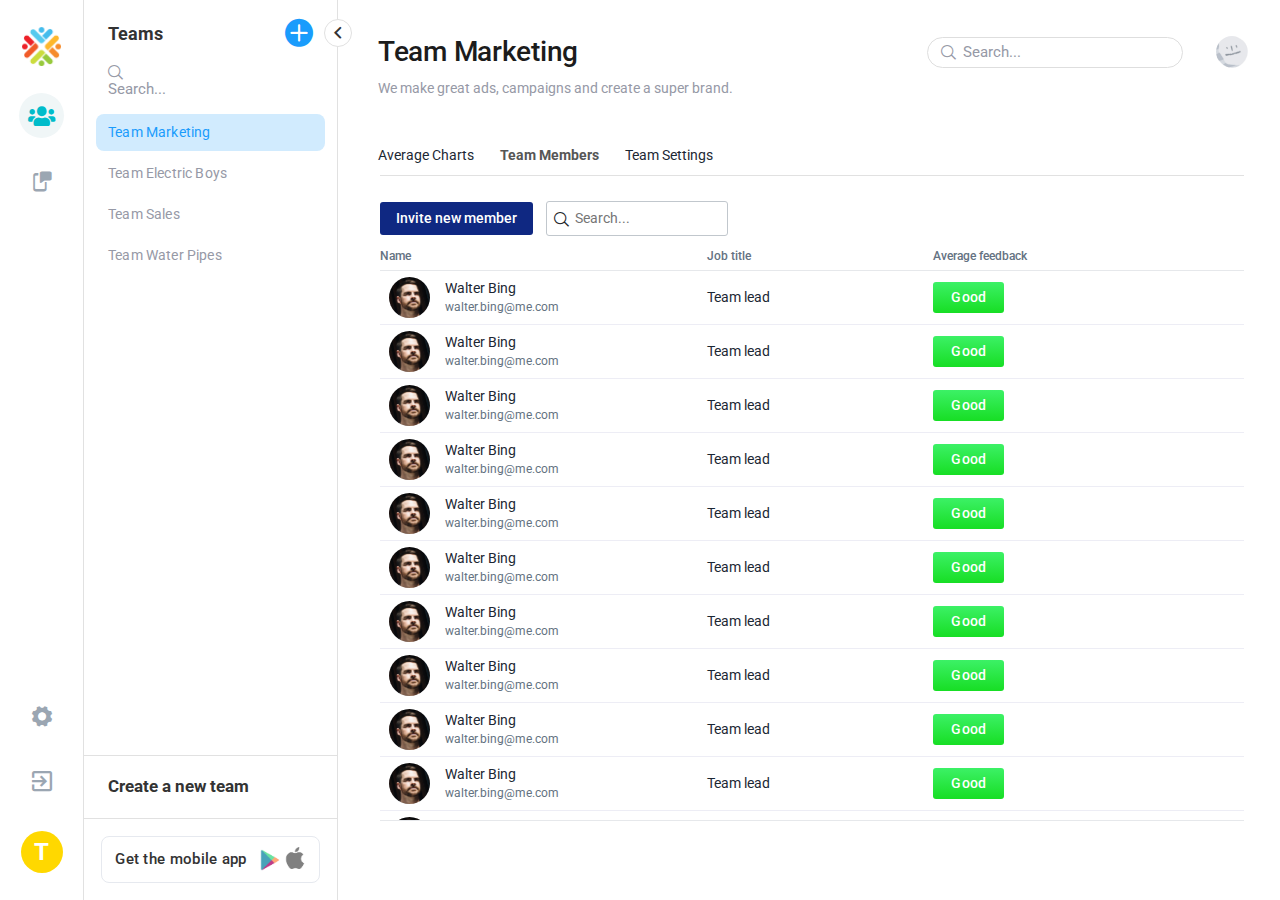
<file: teams-people-view/index.html>
<!DOCTYPE html5>
<html lang="en">

<head>
    <meta charset="UTF-8">
    <meta name="viewport" content="width=device-width, initial-scale=1.0">
    <title>Dashboard | Teams | Main View</title>
    <link href="https://fonts.googleapis.com/css?family=Roboto:400,500,700&display=swap" rel="stylesheet">
    <link rel="stylesheet" href="https://cdnjs.cloudflare.com/ajax/libs/font-awesome/5.13.0/css/all.min.css" integrity="sha256-h20CPZ0QyXlBuAw7A+KluUYx/3pK+c7lYEpqLTlxjYQ=" crossorigin="anonymous" />
    <link rel="stylesheet" href="../public/css/bootstrap.css">
    <link rel="stylesheet" href="../public/css/style.css">
</head>

<body>

    <div class="page-wrapper">
        <!-- sidebar -->
        <div class="sidebar">
            <div class="sidebar-menu-toggle">
                <i class="icon-c-chevron-l"></i>
            </div>
            <div class="sidebar-main">
                <ul class="sidebar-main-top">
                    <li class="sidebar-main-item logo">
                        <a href="#" class="sidebar-main-link">
                            <!-- <img src="../public/svg/sidenav-logo.svg" alt="logo"> -->
                            <img src="../public/img/logo-png.png" alt="logo">
                        </a>
                    </li>
                    <li class="sidebar-main-item active">
                        <a href="#" class="sidebar-main-link sidebar-main-link-icon">
                            <i class="icon-c-people"></i>
                        </a>
                    </li>
                    
                    <li class="sidebar-main-item">
                        <a href="#" class="sidebar-main-link sidebar-main-link-icon">
                            <i class="icon-c-phone"></i>
                        </a>
                    </li>
                </ul>

                <ul class="sidebar-main-bottom">
                    <li class="sidebar-main-item">
                        <a href="#" class="sidebar-main-link sidebar-main-link-icon">
                            <i class="icon-c-settings"></i>
                        </a>
                    </li>
                    <li class="sidebar-main-item">
                        <a href="../sign-in/index.html" class="sidebar-main-link sidebar-main-link-icon">
                            <i class="icon-c-exit"></i>
                        </a>
                    </li>
                    <li class="sidebar-main-item logo">
                        <a href="#" class="sidebar-main-link">
                            <div class="letter-circle"><span>T</span></div>
                        </a>
                    </li>
                </ul>
            </div>
            <!-- sidebar menu -->
            <div class="sidebar-menu">
                <div class="sidebar-menu-header">
                    <h2>Teams</h2>
                    <a href="#">
                        <i class="icon-c-plus-c"></i>
                    </a>
                </div>
                <div class="input-container">
                    <i class="icon-c-search"></i>
                    <input type="text" placeholder="Search...">
                </div>
                <ul class="sidebar-menu-list">
                    <li class="sidebar-menu-list-item">
                        <a href="#" class="sidebar-menu-list-item-link active">Team Marketing</a>
                    </li>
                    <li class="sidebar-menu-list-item">
                        <a href="#" class="sidebar-menu-list-item-link">Team Electric Boys</a>
                    </li>
                    <li class="sidebar-menu-list-item">
                        <a href="#" class="sidebar-menu-list-item-link">Team Sales</a>
                    </li>
                    <li class="sidebar-menu-list-item">
                        <a href="#" class="sidebar-menu-list-item-link">Team Water Pipes</a>
                    </li>
                </ul>
                <div class="sidebar-menu-footer">
                    <a href="#" class="sidebar-menu-footer-create-new">Create a new team</a>
                    <a href="#" class="btn-custom-white">
                        Get the mobile app
                        <img src="../public/img/play-big.png" alt="google play store icon" class="play-icon">
                        <img src="../public/img/apple-big.png" alt="apple store icon" class="apple-icon">
                    </a>
                </div>
            </div>
        </div>

        <div class="page-content">
            <header class="header">
                <div class="header-top">
                    <h1 class="header-top-title text-truncate">Team Marketing</h1>
                    <div class="input-container">
                        <i class="icon-c-search"></i>
                        <input type="text" placeholder="Search...">
                    </div>

                    <i class="far fa-bell bell"></i>

                    <img class="face" src="../public/img/facex2.png" alt="#">
                </div>
                <p class="header-small text-truncate">
                    We make great ads, campaigns and create a super brand.
                </p>
                <div class="header-bottom">
                    <div class="choose">
                        <a href="../index.html">
                            <span>Average</span> charts
                        </a>

                        <a href="../teams-people-view/index.html" class="active">
                            <span>Team</span> members
                        </a>

                        <a href="../teams-people-view/index.html">
                            <span>Team</span> Settings
                        </a>
                    </div>
                </div>

            </header>

            <main class="teams-people-view">
                 <div class="teams-people-view-header">
                    <a href="#" class="btn-custom-primary">Invite new member</a>
                    <div class="input-container">
                        <i class="icon-c-search"></i>
                        <input type="text" placeholder="Search...">
                    </div>
                </div>
                <div class="teams-people-view-body">
                    <div class="panel panel-default">
                        <div class="panel-body">
                          <table class="table-header-fixed flex-table">
                            <thead>
                              <tr>
                                  <th>Name<i class="fas fa-long-arrow-alt-up"></i></th>
                                  <th>Job title<i class="fas fa-caret-down"></i></th>
                                  <th>Average feedback<i class="fas fa-caret-down"></i></th>
                                  <th>
                                    <div class="dropdown-custom">
                                        <a href="#" class="dropdown-custom-trigger">
                                            <i class="fas fa-list-ul"></i>
                                            <i class="fas fa-caret-down"></i>
                                        </a>
                                        <ul class="dropdown-custom-list">
                                            <li class="dropdown-custom-list-item">
                                                <a href="#" class="dropdown-custom-list-item-link">Option 1</a>
                                            </li>

                                            <li class="dropdown-custom-list-item">
                                                <a href="#" class="dropdown-custom-list-item-link">Option 2</a>
                                            </li>

                                            <li class="dropdown-custom-list-item">
                                                <a href="#" class="dropdown-custom-list-item-link">Option 3</a>
                                            </li>

                                            <li class="dropdown-custom-list-item">
                                                <a href="#" class="dropdown-custom-list-item-link">Option 4</a>
                                            </li>
                                        </ul>
                                    </div>
                                  </th>
                              </tr>
                            </thead>
                            <tbody>
                              <tr>
                                  <td class="table-header-fixed-col-1">
                                      <img src="../public/img/p-04.png" alt="users image">
                                      <p class="name">Walter Bing <span>walter.bing@me.com</span></p>
                                  </td>
                                  <td class="table-header-fixed-col-2">
                                    <p>Team lead</p>
                                  </td>
                                  <td class="table-header-fixed-col-3">
                                    <a href="#" class="btn-custom-table green">Good</a>
                                  </td>
                                  <td class="table-header-fixed-col-4">
                                    <div class="dropdown-custom">
                                        <a href="#" class="dropdown-custom-trigger">
                                            <i class="fas fa-ellipsis-h"></i>
                                        </a>
                                        <ul class="dropdown-custom-list">
                                            <li class="dropdown-custom-list-item">
                                                <a href="#" class="dropdown-custom-list-item-link">Option 1</a>
                                            </li>

                                            <li class="dropdown-custom-list-item">
                                                <a href="#" class="dropdown-custom-list-item-link">Option 2</a>
                                            </li>

                                            <li class="dropdown-custom-list-item">
                                                <a href="#" class="dropdown-custom-list-item-link">Option 3</a>
                                            </li>

                                            <li class="dropdown-custom-list-item">
                                                <a href="#" class="dropdown-custom-list-item-link">Option 4</a>
                                            </li>
                                        </ul>
                                    </div>
                                </td>
                              </tr>

                              <tr>
                                <td class="table-header-fixed-col-1">
                                    <img src="../public/img/p-04.png" alt="users image">
                                    <p class="name">Walter Bing <span>walter.bing@me.com</span></p>
                                </td>
                                <td class="table-header-fixed-col-2">
                                  <p>Team lead</p>
                                </td>
                                <td class="table-header-fixed-col-3">
                                  <a href="#" class="btn-custom-table green">Good</a>
                                </td>
                                <td class="table-header-fixed-col-4">
                                  <div class="dropdown-custom">
                                        <a href="#" class="dropdown-custom-trigger">
                                            <i class="fas fa-ellipsis-h"></i>
                                        </a>
                                        <ul class="dropdown-custom-list">
                                            <li class="dropdown-custom-list-item">
                                                <a href="#" class="dropdown-custom-list-item-link">Option 1</a>
                                            </li>

                                            <li class="dropdown-custom-list-item">
                                                <a href="#" class="dropdown-custom-list-item-link">Option 2</a>
                                            </li>

                                            <li class="dropdown-custom-list-item">
                                                <a href="#" class="dropdown-custom-list-item-link">Option 3</a>
                                            </li>

                                            <li class="dropdown-custom-list-item">
                                                <a href="#" class="dropdown-custom-list-item-link">Option 4</a>
                                            </li>
                                        </ul>
                                    </div>
                              </td>
                            </tr>

                            <tr>
                                <td class="table-header-fixed-col-1">
                                    <img src="../public/img/p-04.png" alt="users image">
                                    <p class="name">Walter Bing <span>walter.bing@me.com</span></p>
                                </td>
                                <td class="table-header-fixed-col-2">
                                  <p>Team lead</p>
                                </td>
                                <td class="table-header-fixed-col-3">
                                  <a href="#" class="btn-custom-table green">Good</a>
                                </td>
                                <td class="table-header-fixed-col-4">
                                  <div class="dropdown-custom">
                                        <a href="#" class="dropdown-custom-trigger">
                                            <i class="fas fa-ellipsis-h"></i>
                                        </a>
                                        <ul class="dropdown-custom-list">
                                            <li class="dropdown-custom-list-item">
                                                <a href="#" class="dropdown-custom-list-item-link">Option 1</a>
                                            </li>

                                            <li class="dropdown-custom-list-item">
                                                <a href="#" class="dropdown-custom-list-item-link">Option 2</a>
                                            </li>

                                            <li class="dropdown-custom-list-item">
                                                <a href="#" class="dropdown-custom-list-item-link">Option 3</a>
                                            </li>

                                            <li class="dropdown-custom-list-item">
                                                <a href="#" class="dropdown-custom-list-item-link">Option 4</a>
                                            </li>
                                        </ul>
                                    </div>
                              </td>
                            </tr>

                            <tr>
                                <td class="table-header-fixed-col-1">
                                    <img src="../public/img/p-04.png" alt="users image">
                                    <p class="name">Walter Bing <span>walter.bing@me.com</span></p>
                                </td>
                                <td class="table-header-fixed-col-2">
                                  <p>Team lead</p>
                                </td>
                                <td class="table-header-fixed-col-3">
                                  <a href="#" class="btn-custom-table green">Good</a>
                                </td>
                                <td class="table-header-fixed-col-4">
                                  <div class="dropdown-custom">
                                        <a href="#" class="dropdown-custom-trigger">
                                            <i class="fas fa-ellipsis-h"></i>
                                        </a>
                                        <ul class="dropdown-custom-list">
                                            <li class="dropdown-custom-list-item">
                                                <a href="#" class="dropdown-custom-list-item-link">Option 1</a>
                                            </li>

                                            <li class="dropdown-custom-list-item">
                                                <a href="#" class="dropdown-custom-list-item-link">Option 2</a>
                                            </li>

                                            <li class="dropdown-custom-list-item">
                                                <a href="#" class="dropdown-custom-list-item-link">Option 3</a>
                                            </li>

                                            <li class="dropdown-custom-list-item">
                                                <a href="#" class="dropdown-custom-list-item-link">Option 4</a>
                                            </li>
                                        </ul>
                                    </div>
                              </td>
                            </tr>

                            <tr>
                                <td class="table-header-fixed-col-1">
                                    <img src="../public/img/p-04.png" alt="users image">
                                    <p class="name">Walter Bing <span>walter.bing@me.com</span></p>
                                </td>
                                <td class="table-header-fixed-col-2">
                                  <p>Team lead</p>
                                </td>
                                <td class="table-header-fixed-col-3">
                                  <a href="#" class="btn-custom-table green">Good</a>
                                </td>
                                <td class="table-header-fixed-col-4">
                                  <div class="dropdown-custom">
                                        <a href="#" class="dropdown-custom-trigger">
                                            <i class="fas fa-ellipsis-h"></i>
                                        </a>
                                        <ul class="dropdown-custom-list">
                                            <li class="dropdown-custom-list-item">
                                                <a href="#" class="dropdown-custom-list-item-link">Option 1</a>
                                            </li>

                                            <li class="dropdown-custom-list-item">
                                                <a href="#" class="dropdown-custom-list-item-link">Option 2</a>
                                            </li>

                                            <li class="dropdown-custom-list-item">
                                                <a href="#" class="dropdown-custom-list-item-link">Option 3</a>
                                            </li>

                                            <li class="dropdown-custom-list-item">
                                                <a href="#" class="dropdown-custom-list-item-link">Option 4</a>
                                            </li>
                                        </ul>
                                    </div>
                              </td>
                            </tr>

                            <tr>
                                <td class="table-header-fixed-col-1">
                                    <img src="../public/img/p-04.png" alt="users image">
                                    <p class="name">Walter Bing <span>walter.bing@me.com</span></p>
                                </td>
                                <td class="table-header-fixed-col-2">
                                  <p>Team lead</p>
                                </td>
                                <td class="table-header-fixed-col-3">
                                  <a href="#" class="btn-custom-table green">Good</a>
                                </td>
                                <td class="table-header-fixed-col-4">
                                  <div class="dropdown-custom">
                                        <a href="#" class="dropdown-custom-trigger">
                                            <i class="fas fa-ellipsis-h"></i>
                                        </a>
                                        <ul class="dropdown-custom-list">
                                            <li class="dropdown-custom-list-item">
                                                <a href="#" class="dropdown-custom-list-item-link">Option 1</a>
                                            </li>

                                            <li class="dropdown-custom-list-item">
                                                <a href="#" class="dropdown-custom-list-item-link">Option 2</a>
                                            </li>

                                            <li class="dropdown-custom-list-item">
                                                <a href="#" class="dropdown-custom-list-item-link">Option 3</a>
                                            </li>

                                            <li class="dropdown-custom-list-item">
                                                <a href="#" class="dropdown-custom-list-item-link">Option 4</a>
                                            </li>
                                        </ul>
                                    </div>
                              </td>
                            </tr>

                            <tr>
                                <td class="table-header-fixed-col-1">
                                    <img src="../public/img/p-04.png" alt="users image">
                                    <p class="name">Walter Bing <span>walter.bing@me.com</span></p>
                                </td>
                                <td class="table-header-fixed-col-2">
                                  <p>Team lead</p>
                                </td>
                                <td class="table-header-fixed-col-3">
                                  <a href="#" class="btn-custom-table green">Good</a>
                                </td>
                                <td class="table-header-fixed-col-4">
                                  <div class="dropdown-custom">
                                        <a href="#" class="dropdown-custom-trigger">
                                            <i class="fas fa-ellipsis-h"></i>
                                        </a>
                                        <ul class="dropdown-custom-list">
                                            <li class="dropdown-custom-list-item">
                                                <a href="#" class="dropdown-custom-list-item-link">Option 1</a>
                                            </li>

                                            <li class="dropdown-custom-list-item">
                                                <a href="#" class="dropdown-custom-list-item-link">Option 2</a>
                                            </li>

                                            <li class="dropdown-custom-list-item">
                                                <a href="#" class="dropdown-custom-list-item-link">Option 3</a>
                                            </li>

                                            <li class="dropdown-custom-list-item">
                                                <a href="#" class="dropdown-custom-list-item-link">Option 4</a>
                                            </li>
                                        </ul>
                                    </div>
                              </td>
                            </tr>

                            <tr>
                                <td class="table-header-fixed-col-1">
                                    <img src="../public/img/p-04.png" alt="users image">
                                    <p class="name">Walter Bing <span>walter.bing@me.com</span></p>
                                </td>
                                <td class="table-header-fixed-col-2">
                                  <p>Team lead</p>
                                </td>
                                <td class="table-header-fixed-col-3">
                                  <a href="#" class="btn-custom-table green">Good</a>
                                </td>
                                <td class="table-header-fixed-col-4">
                                  <div class="dropdown-custom">
                                        <a href="#" class="dropdown-custom-trigger">
                                            <i class="fas fa-ellipsis-h"></i>
                                        </a>
                                        <ul class="dropdown-custom-list">
                                            <li class="dropdown-custom-list-item">
                                                <a href="#" class="dropdown-custom-list-item-link">Option 1</a>
                                            </li>

                                            <li class="dropdown-custom-list-item">
                                                <a href="#" class="dropdown-custom-list-item-link">Option 2</a>
                                            </li>

                                            <li class="dropdown-custom-list-item">
                                                <a href="#" class="dropdown-custom-list-item-link">Option 3</a>
                                            </li>

                                            <li class="dropdown-custom-list-item">
                                                <a href="#" class="dropdown-custom-list-item-link">Option 4</a>
                                            </li>
                                        </ul>
                                    </div>
                              </td>
                            </tr>

                            <tr>
                                <td class="table-header-fixed-col-1">
                                    <img src="../public/img/p-04.png" alt="users image">
                                    <p class="name">Walter Bing <span>walter.bing@me.com</span></p>
                                </td>
                                <td class="table-header-fixed-col-2">
                                  <p>Team lead</p>
                                </td>
                                <td class="table-header-fixed-col-3">
                                  <a href="#" class="btn-custom-table green">Good</a>
                                </td>
                                <td class="table-header-fixed-col-4">
                                  <div class="dropdown-custom">
                                        <a href="#" class="dropdown-custom-trigger">
                                            <i class="fas fa-ellipsis-h"></i>
                                        </a>
                                        <ul class="dropdown-custom-list">
                                            <li class="dropdown-custom-list-item">
                                                <a href="#" class="dropdown-custom-list-item-link">Option 1</a>
                                            </li>

                                            <li class="dropdown-custom-list-item">
                                                <a href="#" class="dropdown-custom-list-item-link">Option 2</a>
                                            </li>

                                            <li class="dropdown-custom-list-item">
                                                <a href="#" class="dropdown-custom-list-item-link">Option 3</a>
                                            </li>

                                            <li class="dropdown-custom-list-item">
                                                <a href="#" class="dropdown-custom-list-item-link">Option 4</a>
                                            </li>
                                        </ul>
                                    </div>
                              </td>
                            </tr>

                            <tr>
                                <td class="table-header-fixed-col-1">
                                    <img src="../public/img/p-04.png" alt="users image">
                                    <p class="name">Walter Bing <span>walter.bing@me.com</span></p>
                                </td>
                                <td class="table-header-fixed-col-2">
                                  <p>Team lead</p>
                                </td>
                                <td class="table-header-fixed-col-3">
                                  <a href="#" class="btn-custom-table green">Good</a>
                                </td>
                                <td class="table-header-fixed-col-4">
                                  <div class="dropdown-custom">
                                        <a href="#" class="dropdown-custom-trigger">
                                            <i class="fas fa-ellipsis-h"></i>
                                        </a>
                                        <ul class="dropdown-custom-list">
                                            <li class="dropdown-custom-list-item">
                                                <a href="#" class="dropdown-custom-list-item-link">Option 1</a>
                                            </li>

                                            <li class="dropdown-custom-list-item">
                                                <a href="#" class="dropdown-custom-list-item-link">Option 2</a>
                                            </li>

                                            <li class="dropdown-custom-list-item">
                                                <a href="#" class="dropdown-custom-list-item-link">Option 3</a>
                                            </li>

                                            <li class="dropdown-custom-list-item">
                                                <a href="#" class="dropdown-custom-list-item-link">Option 4</a>
                                            </li>
                                        </ul>
                                    </div>
                              </td>
                            </tr>

                            <tr>
                                <td class="table-header-fixed-col-1">
                                    <img src="../public/img/p-04.png" alt="users image">
                                    <p class="name">Walter Bing <span>walter.bing@me.com</span></p>
                                </td>
                                <td class="table-header-fixed-col-2">
                                  <p>Team lead</p>
                                </td>
                                <td class="table-header-fixed-col-3">
                                  <a href="#" class="btn-custom-table green">Good</a>
                                </td>
                                <td class="table-header-fixed-col-4">
                                  <div class="dropdown-custom">
                                        <a href="#" class="dropdown-custom-trigger">
                                            <i class="fas fa-ellipsis-h"></i>
                                        </a>
                                        <ul class="dropdown-custom-list">
                                            <li class="dropdown-custom-list-item">
                                                <a href="#" class="dropdown-custom-list-item-link">Option 1</a>
                                            </li>

                                            <li class="dropdown-custom-list-item">
                                                <a href="#" class="dropdown-custom-list-item-link">Option 2</a>
                                            </li>

                                            <li class="dropdown-custom-list-item">
                                                <a href="#" class="dropdown-custom-list-item-link">Option 3</a>
                                            </li>

                                            <li class="dropdown-custom-list-item">
                                                <a href="#" class="dropdown-custom-list-item-link">Option 4</a>
                                            </li>
                                        </ul>
                                    </div>
                              </td>
                            </tr>

                            <tr>
                                <td class="table-header-fixed-col-1">
                                    <img src="../public/img/p-04.png" alt="users image">
                                    <p class="name">Walter Bing <span>walter.bing@me.com</span></p>
                                </td>
                                <td class="table-header-fixed-col-2">
                                  <p>Team lead</p>
                                </td>
                                <td class="table-header-fixed-col-3">
                                  <a href="#" class="btn-custom-table green">Good</a>
                                </td>
                                <td class="table-header-fixed-col-4">
                                  <div class="dropdown-custom">
                                        <a href="#" class="dropdown-custom-trigger">
                                            <i class="fas fa-ellipsis-h"></i>
                                        </a>
                                        <ul class="dropdown-custom-list">
                                            <li class="dropdown-custom-list-item">
                                                <a href="#" class="dropdown-custom-list-item-link">Option 1</a>
                                            </li>

                                            <li class="dropdown-custom-list-item">
                                                <a href="#" class="dropdown-custom-list-item-link">Option 2</a>
                                            </li>

                                            <li class="dropdown-custom-list-item">
                                                <a href="#" class="dropdown-custom-list-item-link">Option 3</a>
                                            </li>

                                            <li class="dropdown-custom-list-item">
                                                <a href="#" class="dropdown-custom-list-item-link">Option 4</a>
                                            </li>
                                        </ul>
                                    </div>
                              </td>
                            </tr>

                            <tr>
                                <td class="table-header-fixed-col-1">
                                    <img src="../public/img/p-04.png" alt="users image">
                                    <p class="name">Walter Bing <span>walter.bing@me.com</span></p>
                                </td>
                                <td class="table-header-fixed-col-2">
                                  <p>Team lead</p>
                                </td>
                                <td class="table-header-fixed-col-3">
                                  <a href="#" class="btn-custom-table green">Good</a>
                                </td>
                                <td class="table-header-fixed-col-4">
                                  <div class="dropdown-custom">
                                        <a href="#" class="dropdown-custom-trigger">
                                            <i class="fas fa-ellipsis-h"></i>
                                        </a>
                                        <ul class="dropdown-custom-list">
                                            <li class="dropdown-custom-list-item">
                                                <a href="#" class="dropdown-custom-list-item-link">Option 1</a>
                                            </li>

                                            <li class="dropdown-custom-list-item">
                                                <a href="#" class="dropdown-custom-list-item-link">Option 2</a>
                                            </li>

                                            <li class="dropdown-custom-list-item">
                                                <a href="#" class="dropdown-custom-list-item-link">Option 3</a>
                                            </li>

                                            <li class="dropdown-custom-list-item">
                                                <a href="#" class="dropdown-custom-list-item-link">Option 4</a>
                                            </li>
                                        </ul>
                                    </div>
                              </td>
                            </tr>

                            <tr>
                                <td class="table-header-fixed-col-1">
                                    <img src="../public/img/p-04.png" alt="users image">
                                    <p class="name">Walter Bing <span>walter.bing@me.com</span></p>
                                </td>
                                <td class="table-header-fixed-col-2">
                                  <p>Team lead</p>
                                </td>
                                <td class="table-header-fixed-col-3">
                                  <a href="#" class="btn-custom-table green">Good</a>
                                </td>
                                <td class="table-header-fixed-col-4">
                                  <div class="dropdown-custom">
                                        <a href="#" class="dropdown-custom-trigger">
                                            <i class="fas fa-ellipsis-h"></i>
                                        </a>
                                        <ul class="dropdown-custom-list">
                                            <li class="dropdown-custom-list-item">
                                                <a href="#" class="dropdown-custom-list-item-link">Option 1</a>
                                            </li>

                                            <li class="dropdown-custom-list-item">
                                                <a href="#" class="dropdown-custom-list-item-link">Option 2</a>
                                            </li>

                                            <li class="dropdown-custom-list-item">
                                                <a href="#" class="dropdown-custom-list-item-link">Option 3</a>
                                            </li>

                                            <li class="dropdown-custom-list-item">
                                                <a href="#" class="dropdown-custom-list-item-link">Option 4</a>
                                            </li>
                                        </ul>
                                    </div>
                              </td>
                            </tr>

                            <tr>
                                <td class="table-header-fixed-col-1">
                                    <img src="../public/img/p-04.png" alt="users image">
                                    <p class="name">Walter Bing <span>walter.bing@me.com</span></p>
                                </td>
                                <td class="table-header-fixed-col-2">
                                  <p>Team lead</p>
                                </td>
                                <td class="table-header-fixed-col-3">
                                  <a href="#" class="btn-custom-table green">Good</a>
                                </td>
                                <td class="table-header-fixed-col-4">
                                  <div class="dropdown-custom">
                                        <a href="#" class="dropdown-custom-trigger">
                                            <i class="fas fa-ellipsis-h"></i>
                                        </a>
                                        <ul class="dropdown-custom-list">
                                            <li class="dropdown-custom-list-item">
                                                <a href="#" class="dropdown-custom-list-item-link">Option 1</a>
                                            </li>

                                            <li class="dropdown-custom-list-item">
                                                <a href="#" class="dropdown-custom-list-item-link">Option 2</a>
                                            </li>

                                            <li class="dropdown-custom-list-item">
                                                <a href="#" class="dropdown-custom-list-item-link">Option 3</a>
                                            </li>

                                            <li class="dropdown-custom-list-item">
                                                <a href="#" class="dropdown-custom-list-item-link">Option 4</a>
                                            </li>
                                        </ul>
                                    </div>
                              </td>
                            </tr>

                            <tr>
                                <td class="table-header-fixed-col-1">
                                    <img src="../public/img/p-04.png" alt="users image">
                                    <p class="name">Walter Bing <span>walter.bing@me.com</span></p>
                                </td>
                                <td class="table-header-fixed-col-2">
                                  <p>Team lead</p>
                                </td>
                                <td class="table-header-fixed-col-3">
                                  <a href="#" class="btn-custom-table green">Good</a>
                                </td>
                                <td class="table-header-fixed-col-4">
                                  <div class="dropdown-custom">
                                        <a href="#" class="dropdown-custom-trigger">
                                            <i class="fas fa-ellipsis-h"></i>
                                        </a>
                                        <ul class="dropdown-custom-list">
                                            <li class="dropdown-custom-list-item">
                                                <a href="#" class="dropdown-custom-list-item-link">Option 1</a>
                                            </li>

                                            <li class="dropdown-custom-list-item">
                                                <a href="#" class="dropdown-custom-list-item-link">Option 2</a>
                                            </li>

                                            <li class="dropdown-custom-list-item">
                                                <a href="#" class="dropdown-custom-list-item-link">Option 3</a>
                                            </li>

                                            <li class="dropdown-custom-list-item">
                                                <a href="#" class="dropdown-custom-list-item-link">Option 4</a>
                                            </li>
                                        </ul>
                                    </div>
                              </td>
                            </tr>
    
                            </tbody>
                          </table>
                        </div>
                      </div> 
                </div>
            </main>
        </div>
    </div>

        <script src="../public/js/jquery-3.4.1.min.js"></script>
        <script src="../public/js/bootstrap.bundle.js"></script>
        <script src="../public/js/main.js"></script>
</body>

</html>
</file>
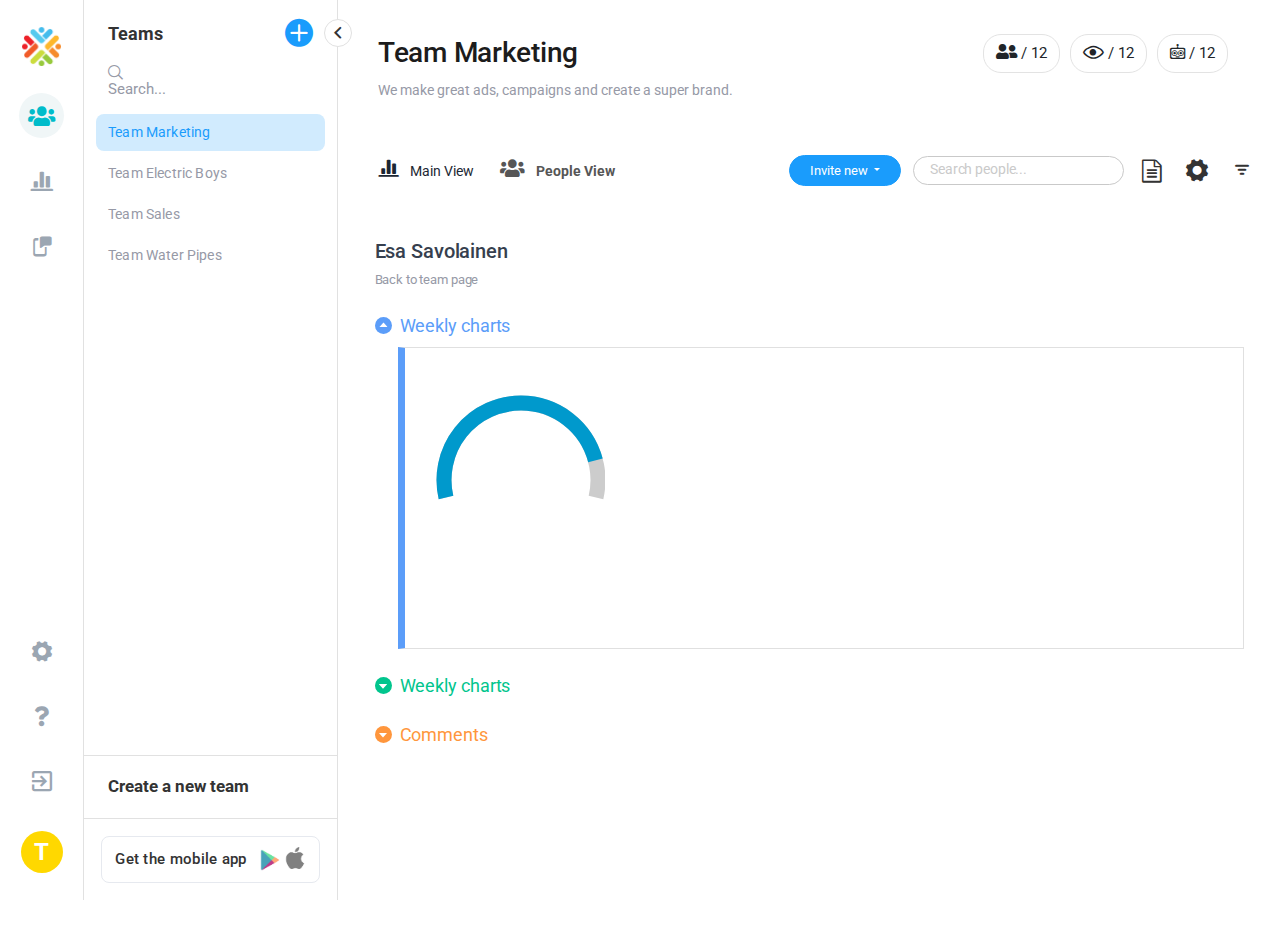
<file: teams-single-user/index.html>
<!DOCTYPE html5>
<html lang="en">

<head>
    <meta charset="UTF-8">
    <meta name="viewport" content="width=device-width, initial-scale=1.0">
    <title>Dashboard | Teams | Single user</title>
    <link href="https://fonts.googleapis.com/css?family=Roboto:400,500,700&display=swap" rel="stylesheet">
    <link rel="stylesheet" href="../public/css/bootstrap.css">
    <link rel="stylesheet" href="../public/css/style.css">
</head>

<body>

    <div class="page-wrapper">
        <!-- sidebar -->
        <div class="sidebar">
            <div class="sidebar-menu-toggle">
                <i class="icon-c-chevron-l"></i>
            </div>
            <div class="sidebar-main">
                <ul class="sidebar-main-top">
                    <li class="sidebar-main-item logo">
                        <a href="#" class="sidebar-main-link">
                            <!-- <img src="../public/svg/sidenav-logo.svg" alt="logo"> -->
                            <img src="../public/img/logo-png.png" alt="logo">
                        </a>
                    </li>
                    <li class="sidebar-main-item active">
                        <a href="#" class="sidebar-main-link sidebar-main-link-icon">
                            <i class="icon-c-people"></i>
                        </a>
                    </li>
                    <li class="sidebar-main-item">
                        <a href="#" class="sidebar-main-link sidebar-main-link-icon">
                            <i class="icon-c-bars"></i>
                        </a>
                    </li>

                    <li class="sidebar-main-item">
                        <a href="#" class="sidebar-main-link sidebar-main-link-icon">
                            <i class="icon-c-phone"></i>
                        </a>
                    </li>
                </ul>

                <ul class="sidebar-main-bottom">
                    <li class="sidebar-main-item">
                        <a href="#" class="sidebar-main-link sidebar-main-link-icon">
                            <i class="icon-c-settings"></i>
                        </a>
                    </li>
                    <li class="sidebar-main-item">
                        <a href="#" class="sidebar-main-link sidebar-main-link-icon">
                            <i class="icon-c-question"></i>
                        </a>
                    </li>
                    <li class="sidebar-main-item">
                        <a href="../sign-in/index.html" class="sidebar-main-link sidebar-main-link-icon">
                            <i class="icon-c-exit"></i>
                        </a>
                    </li>
                    <li class="sidebar-main-item logo">
                        <a href="#" class="sidebar-main-link">
                            <div class="letter-circle"><span>T</span></div>
                        </a>
                    </li>
                </ul>
            </div>
            <!-- sidebar menu -->
            <div class="sidebar-menu">
                <div class="sidebar-menu-header">
                    <h2>Teams</h2>
                    <a href="#">
                        <i class="icon-c-plus-c"></i>
                    </a>
                </div>
                <div class="input-container">
                    <i class="icon-c-search"></i>
                    <input type="text" placeholder="Search...">
                </div>
                <ul class="sidebar-menu-list">
                    <li class="sidebar-menu-list-item">
                        <a href="#" class="sidebar-menu-list-item-link active">Team Marketing</a>
                    </li>
                    <li class="sidebar-menu-list-item">
                        <a href="#" class="sidebar-menu-list-item-link">Team Electric Boys</a>
                    </li>
                    <li class="sidebar-menu-list-item">
                        <a href="#" class="sidebar-menu-list-item-link">Team Sales</a>
                    </li>
                    <li class="sidebar-menu-list-item">
                        <a href="#" class="sidebar-menu-list-item-link">Team Water Pipes</a>
                    </li>
                </ul>
                <div class="sidebar-menu-footer">
                    <a href="#" class="sidebar-menu-footer-create-new">Create a new team</a>
                    <a href="#" class="btn-custom-white">
                        Get the mobile app
                        <img src="../public/img/play-big.png" alt="google play store icon" class="play-icon">
                        <img src="../public/img/apple-big.png" alt="apple store icon" class="apple-icon">
                    </a>
                </div>
            </div>
        </div>

        <div class="page-content">
            <header class="header">
                <div class="header-top">
                    <h1 class="header-top-title">Team Marketing</h1>
                    <div class="header-top-info">
                        <i class="icon-c-users"></i> / <span>12</span>
                    </div>
                    <div class="header-top-info">
                        <i class="icon-c-eye"></i> / <span>12</span>
                    </div>
                    <div class="header-top-info">
                        <i class="icon-c-robot"></i> / <span>12</span>
                    </div>
                    <a href="#" class="header-top-btn"><i class="icon-c-dots-h"></i></a>
                </div>
                <p class="header-small">
                    We make great ads, campaigns and create a super brand.
                </p>
                <div class="header-bottom">
                    <div class="choose">
                        <a href="../index.html">
                            <i class="icon-c-bars"></i>
                            Main view
                        </a>

                        <a href="../teams-people-view/index.html" class="active">
                            <i class="icon-c-people"></i>
                            People view
                        </a>
                    </div>

                    <div class="dropdown">
                        <a class="btn btn-primary btn-lg dropdown-toggle" href="#" role="button" id="dropdownMenuLink"
                            data-toggle="dropdown" aria-haspopup="true" aria-expanded="false">
                            Invite new
                        </a>

                        <div class="dropdown-menu" aria-labelledby="dropdownMenuLink">
                            <a class="dropdown-item" href="#">Action</a>
                            <a class="dropdown-item" href="#">Another action</a>
                            <a class="dropdown-item" href="#">Something else here</a>
                        </div>
                    </div>

                    <input class="input" type="text" placeholder="Search people...">

                    <a href="#" class="header-bottom-icon">
                        <i class="icon-c-document"></i>
                    </a>
                    <a href="#" class="header-bottom-icon">
                        <i class="icon-c-settings"></i>
                    </a>
                    <a href="#" class="header-bottom-icon">
                        <i class="icon-c-lines"></i>
                    </a>
                </div>

            </header>

            <main class="teams-single-user">
                <h2 class="subheader card-1">Esa Savolainen
                    <span class="subheader-link"><a href="#">Back to team page</a></span>
                </h2>

                <div class="accordion accordion-custom card-2" id="accordionExample">
                    <div class="accordion-custom-section blue">
                        <div id="headingOne">
                            <a href="#" data-toggle="collapse" data-target="#collapseOne" aria-expanded="true"
                                aria-controls="collapseOne" class="accordion-custom-trigger">
                            <span class="accordion-custom-icon"><span></span></span>
                            <p>Weekly charts</p>
                            </a>
                        </div>

                        <div id="collapseOne" class="collapse show" aria-labelledby="headingOne"
                            data-parent="#accordionExample">
                            <div class="accordion-custom-body">
                                <div class="graph-container">
                                    <svg  xmlns="http://www.w3.org/2000/svg" height="200" width="200" viewBox="0 0 200 200" data-value="60">
                                    <path class="bg" stroke="#ccc" d="M41 149.5a77 77 0 1 1 150 0"  fill="none"/>
                                    <path class="meter" stroke="#09c" d="M41 149.5a77 77 0 1 1 150 0" fill="none" stroke-dasharray="350" stroke-dashoffset="350"/>
                                  </svg>
                                </div>
                            </div>
                        </div>
                    </div>
                    <div class="accordion-custom-section green">
                        <div id="headingTwo">
                            <a href="#" data-toggle="collapse" data-target="#collapseTwo" aria-expanded="false"
                                aria-controls="collapseTwo" class="accordion-custom-trigger">
                            <span class="accordion-custom-icon"><span></span></span>
                            <p>Weekly charts</p>
                            </a>
                        </div>

                        <div id="collapseTwo" class="collapse" aria-labelledby="headingTwo"
                            data-parent="#accordionExample">
                            <div class="accordion-custom-body">

                                <div class="graph-card">
                                    <div class="graph-card-header">
                                        <h3>Productivity</h3>
                                        <div class="options">
                                            <a href="#" class="options-link active">Months</a>
                                            <span class="options-divider">I</span>
                                            <a href="#" class="options-link">Weeks</a>
                                        </div>
                                    </div>
                                    <div class="graph-card-body">
                                        <div class="bar">
                                            <div class="bar-fill bar-fill-red" style="height: 40%;"></div>
                                            <div class="bar-info">JAN</div>
                                        </div>
                                        <div class="bar">
                                            <div class="bar-fill bar-fill-red" style="height: 35%;"></div>
                                            <div class="bar-info">FEB</div>
                                        </div>
                                        <div class="bar">
                                            <div class="bar-fill bar-fill-orange" style="height: 48%;"></div>
                                            <div class="bar-info">MAR</div>
                                        </div>
                                        <div class="bar">
                                            <div class="bar-fill bar-fill-green" style="height: 68%;"></div>
                                            <div class="bar-info">APR</div>
                                        </div>
                                        <div class="bar">
                                            <div class="bar-fill bar-fill-green" style="height: 72%;"></div>
                                            <div class="bar-info">MAY</div>
                                        </div>
                                        <div class="bar">
                                            <div class="bar-fill bar-fill-orange" style="height: 48%;"></div>
                                            <div class="bar-info">JUN</div>
                                        </div>
                                        <div class="bar">
                                            <div class="bar-fill bar-fill-green" style="height: 65%;"></div>
                                            <div class="bar-info">JUL</div>
                                        </div>
                                        
                                      
                                    </div>
                                </div>

                                <div class="graph-card">
                                    <div class="graph-card-header">
                                        <h3>Teamwork</h3>
                                        <div class="options">
                                            <a href="#" class="options-link active">Months</a>
                                            <span class="options-divider">I</span>
                                            <a href="#" class="options-link">Weeks</a>
                                        </div>
                                    </div>
                                    <div class="graph-card-body">
                                        <div class="bar">
                                            <div class="bar-fill bar-fill-red" style="height: 40%;"></div>
                                            <div class="bar-info">JAN</div>
                                        </div>
                                        <div class="bar">
                                            <div class="bar-fill bar-fill-red" style="height: 35%;"></div>
                                            <div class="bar-info">FEB</div>
                                        </div>
                                        <div class="bar">
                                            <div class="bar-fill bar-fill-orange" style="height: 48%;"></div>
                                            <div class="bar-info">MAR</div>
                                        </div>
                                        <div class="bar">
                                            <div class="bar-fill bar-fill-green" style="height: 68%;"></div>
                                            <div class="bar-info">APR</div>
                                        </div>
                                        <div class="bar">
                                            <div class="bar-fill bar-fill-green" style="height: 72%;"></div>
                                            <div class="bar-info">MAY</div>
                                        </div>
                                        <div class="bar">
                                            <div class="bar-fill bar-fill-orange" style="height: 48%;"></div>
                                            <div class="bar-info">JUN</div>
                                        </div>
                                        <div class="bar">
                                            <div class="bar-fill bar-fill-green" style="height: 65%;"></div>
                                            <div class="bar-info">JUL</div>
                                        </div>
                                        
                                      
                                    </div>
                                </div>

                                <div class="graph-card">
                                    <div class="graph-card-header">
                                        <h3>Given Feedback</h3>
                                        <div class="options">
                                            <a href="#" class="options-link active">Months</a>
                                            <span class="options-divider">I</span>
                                            <a href="#" class="options-link">Weeks</a>
                                        </div>
                                    </div>
                                    <div class="graph-card-body">
                                        <div class="bar">
                                            <div class="bar-fill bar-fill-red" style="height: 40%;"></div>
                                            <div class="bar-info">JAN</div>
                                        </div>
                                        <div class="bar">
                                            <div class="bar-fill bar-fill-red" style="height: 35%;"></div>
                                            <div class="bar-info">FEB</div>
                                        </div>
                                        <div class="bar">
                                            <div class="bar-fill bar-fill-orange" style="height: 48%;"></div>
                                            <div class="bar-info">MAR</div>
                                        </div>
                                        <div class="bar">
                                            <div class="bar-fill bar-fill-green" style="height: 68%;"></div>
                                            <div class="bar-info">APR</div>
                                        </div>
                                        <div class="bar">
                                            <div class="bar-fill bar-fill-green" style="height: 72%;"></div>
                                            <div class="bar-info">MAY</div>
                                        </div>
                                        <div class="bar">
                                            <div class="bar-fill bar-fill-orange" style="height: 48%;"></div>
                                            <div class="bar-info">JUN</div>
                                        </div>
                                        <div class="bar">
                                            <div class="bar-fill bar-fill-green" style="height: 65%;"></div>
                                            <div class="bar-info">JUL</div>
                                        </div>
                                        
                                      
                                    </div>
                                </div>

                            </div>
                        </div>
                    </div>
                    <div class="accordion-custom-section orange">
                        <div id="headingThree">
                            <a href="#" data-toggle="collapse" data-target="#collapseThree" aria-expanded="false"
                                aria-controls="collapseThree" class="accordion-custom-trigger">
                            <span class="accordion-custom-icon"><span></span></span>
                            <p>Comments</p>
                            </a>
                        </div>

                        <div id="collapseThree" class="collapse" aria-labelledby="headingThree"
                            data-parent="#accordionExample">
                            <div class="accordion-custom-body">

                                <div class="accordion-custom-body-comment">
                                    <div class="accordion-custom-body-comment-header">
                                        <img class="img" src="../public/img/p-01.png" alt="users image">
                                        <p class="name">Marlboro Smith</p>
                                        <span class="time">14h</span> ago
                                        <span class="clock"></span>
                                    </div>
                                    <div class="accordion-custom-body-comment-body">
                                        <p>Lorem ipsum dolor sit amet consectetur adipisicing elit. Voluptatum nesciunt doloremque, reprehenderit, illo repellendus, ut sint magnam saepe ab optio iste quasi modi ipsam. Laborum, labore! Enim unde placeat laboriosam.</p>
                                    </div>
                                </div>

                                <div class="accordion-custom-body-comment">
                                    <div class="accordion-custom-body-comment-header">
                                        <img class="img" src="../public/img/p-01.png" alt="users image">
                                        <p class="name">Marlboro Smith</p>
                                        <span class="time">14h</span> ago
                                        <span class="clock"></span>
                                    </div>
                                    <div class="accordion-custom-body-comment-body">
                                        <p>Lorem ipsum dolor sit amet consectetur adipisicing elit. Ex ipsam praesentium iste explicabo debitis eaque asperiores nostrum iusto. Ex, corrupti.</p>
                                    </div>
                                </div>

                                <div class="accordion-custom-body-comment">
                                    <div class="accordion-custom-body-comment-header">
                                        <img class="img" src="../public/img/p-01.png" alt="users image">
                                        <p class="name">Marlboro Smith</p>
                                        <span class="time">14h</span> ago
                                        <span class="clock"></span>
                                    </div>
                                    <div class="accordion-custom-body-comment-body">
                                        <p>Lorem, ipsum dolor.</p>
                                    </div>
                                </div>

                                <div class="accordion-custom-body-comment">
                                    <div class="accordion-custom-body-comment-header">
                                        <img class="img" src="../public/img/p-01.png" alt="users image">
                                        <p class="name">Marlboro Smith</p>
                                        <span class="time">14h</span> ago
                                        <span class="clock"></span>
                                    </div>
                                    <div class="accordion-custom-body-comment-body">
                                        <p>Lorem ipsum dolor sit, amet consectetur adipisicing elit. Beatae, odio. Quam adipisci quasi cumque quaerat?</p>
                                    </div>
                                </div>

                                <div class="accordion-custom-body-comment">
                                    <div class="accordion-custom-body-comment-header">
                                        <img class="img" src="../public/img/p-01.png" alt="users image">
                                        <p class="name">Marlboro Smith</p>
                                        <span class="time">14h</span> ago
                                        <span class="clock"></span>
                                    </div>
                                    <div class="accordion-custom-body-comment-body">
                                        <p>Lorem ipsum dolor sit amet consectetur adipisicing elit. Qui laboriosam nihil laborum rem unde, blanditiis quod ea! Possimus aliquid voluptatem sit eveniet assumenda, commodi nam?</p>
                                    </div>
                                </div>

                                <div class="accordion-custom-body-comment">
                                    <div class="accordion-custom-body-comment-header">
                                        <img class="img" src="../public/img/p-01.png" alt="users image">
                                        <p class="name">Marlboro Smith</p>
                                        <span class="time">14h</span> ago
                                        <span class="clock"></span>
                                    </div>
                                    <div class="accordion-custom-body-comment-body">
                                        <p>Lorem ipsum dolor sit amet consectetur adipisicing elit. Dolorum, nihil similique.</p>
                                    </div>
                                </div>

                                <div class="accordion-custom-body-comment">
                                    <div class="accordion-custom-body-comment-header">
                                        <img class="img" src="../public/img/p-01.png" alt="users image">
                                        <p class="name">Marlboro Smith</p>
                                        <span class="time">14h</span> ago
                                        <span class="clock"></span>
                                    </div>
                                    <div class="accordion-custom-body-comment-body">
                                        <p>Lorem ipsum dolor sit amet consectetur, adipisicing elit. Sed dolores ratione impedit nemo quis, perspiciatis dolorem voluptatem sit quos voluptatum molestiae aspernatur doloribus ducimus aliquid aliquam facere quibusdam quo iure?</p>
                                    </div>
                                </div>

                                <div class="accordion-custom-body-comment">
                                    <div class="accordion-custom-body-comment-header">
                                        <img class="img" src="../public/img/p-01.png" alt="users image">
                                        <p class="name">Marlboro Smith</p>
                                        <span class="time">14h</span> ago
                                        <span class="clock"></span>
                                    </div>
                                    <div class="accordion-custom-body-comment-body">
                                        <p>Lorem ipsum dolor sit amet consectetur adipisicing elit. Voluptatum nesciunt doloremque, reprehenderit, illo repellendus, ut sint magnam saepe ab optio iste quasi modi ipsam. Laborum, labore! Enim unde placeat laboriosam.</p>
                                    </div>
                                </div>

                                <div class="accordion-custom-body-comment">
                                    <div class="accordion-custom-body-comment-header">
                                        <img class="img" src="../public/img/p-01.png" alt="users image">
                                        <p class="name">Marlboro Smith</p>
                                        <span class="time">14h</span> ago
                                        <span class="clock"></span>
                                    </div>
                                    <div class="accordion-custom-body-comment-body">
                                        <p>Lorem ipsum dolor sit amet consectetur adipisicing elit. Ex ipsam praesentium iste explicabo debitis eaque asperiores nostrum iusto. Ex, corrupti.</p>
                                    </div>
                                </div>

                                <div class="accordion-custom-body-comment">
                                    <div class="accordion-custom-body-comment-header">
                                        <img class="img" src="../public/img/p-01.png" alt="users image">
                                        <p class="name">Marlboro Smith</p>
                                        <span class="time">14h</span> ago
                                        <span class="clock"></span>
                                    </div>
                                    <div class="accordion-custom-body-comment-body">
                                        <p>Lorem, ipsum dolor.</p>
                                    </div>
                                </div>

                                <div class="accordion-custom-body-comment">
                                    <div class="accordion-custom-body-comment-header">
                                        <img class="img" src="../public/img/p-01.png" alt="users image">
                                        <p class="name">Marlboro Smith</p>
                                        <span class="time">14h</span> ago
                                        <span class="clock"></span>
                                    </div>
                                    <div class="accordion-custom-body-comment-body">
                                        <p onload="console.log('HELLO')">Lorem ipsum dolor sit, amet consectetur adipisicing elit. Beatae, odio. Quam adipisci quasi cumque quaerat?</p>
                                    </div>
                                </div>

                                <div class="accordion-custom-body-comment">
                                    <div class="accordion-custom-body-comment-header">
                                        <img class="img" src="../public/img/p-01.png" alt="users image">
                                        <p class="name">Marlboro Smith</p>
                                        <span class="time">14h ago</span>
                                    </div>
                                    <div class="accordion-custom-body-comment-body">
                                        <p>Lorem ipsum dolor sit amet consectetur adipisicing elit. Qui laboriosam nihil laborum rem unde, blanditiis quod ea! Possimus aliquid voluptatem sit eveniet assumenda, commodi nam?</p>
                                    </div>
                                </div>

                                <div class="accordion-custom-body-comment">
                                    <div class="accordion-custom-body-comment-header">
                                        <img class="img" src="../public/img/p-01.png" alt="users image">
                                        <p class="name">Marlboro Smith</p>
                                        <span class="time">14h</span> ago
                                        <span class="clock"></span>
                                    </div>
                                    <div class="accordion-custom-body-comment-body">
                                        <p>Lorem ipsum dolor sit amet consectetur adipisicing elit. Voluptatum nesciunt doloremque, reprehenderit, illo repellendus, ut sint magnam saepe ab optio iste quasi modi ipsam. Laborum, labore! Enim unde placeat laboriosam.</p>
                                    </div>
                                </div>

                                <div class="accordion-custom-body-comment">
                                    <div class="accordion-custom-body-comment-header">
                                        <img class="img" src="../public/img/p-01.png" alt="users image">
                                        <p class="name">Marlboro Smith</p>
                                        <span class="time">14h</span> ago
                                        <span class="clock"></span>
                                    </div>
                                    <div class="accordion-custom-body-comment-body">
                                        <p>Lorem ipsum dolor sit amet consectetur adipisicing elit. Ex ipsam praesentium iste explicabo debitis eaque asperiores nostrum iusto. Ex, corrupti.</p>
                                    </div>
                                </div>

                                <div class="accordion-custom-body-comment">
                                    <div class="accordion-custom-body-comment-header">
                                        <img class="img" src="../public/img/p-01.png" alt="users image">
                                        <p class="name">Marlboro Smith</p>
                                        <span class="time">14h</span> ago
                                        <span class="clock"></span>
                                    </div>
                                    <div class="accordion-custom-body-comment-body">
                                        <p>Lorem, ipsum dolor.</p>
                                    </div>
                                </div>

                                <div class="accordion-custom-body-comment">
                                    <div class="accordion-custom-body-comment-header">
                                        <img class="img" src="../public/img/p-01.png" alt="users image">
                                        <p class="name">Marlboro Smith</p>
                                        <span class="time">14h</span> ago
                                        <span class="clock"></span>
                                    </div>
                                    <div class="accordion-custom-body-comment-body">
                                        <p onload="console.log('HELLO')">Lorem ipsum dolor sit, amet consectetur adipisicing elit. Beatae, odio. Quam adipisci quasi cumque quaerat?</p>
                                    </div>
                                </div>

                                <div class="accordion-custom-body-comment">
                                    <div class="accordion-custom-body-comment-header">
                                        <img class="img" src="../public/img/p-01.png" alt="users image">
                                        <p class="name">Marlboro Smith</p>
                                        <span class="time">14h ago</span>
                                    </div>
                                    <div class="accordion-custom-body-comment-body">
                                        <p>Lorem ipsum dolor sit amet consectetur adipisicing elit. Qui laboriosam nihil laborum rem unde, blanditiis quod ea! Possimus aliquid voluptatem sit eveniet assumenda, commodi nam?</p>
                                    </div>
                                </div>

                                <div class="accordion-custom-body-comment">
                                    <div class="accordion-custom-body-comment-header">
                                        <img class="img" src="../public/img/p-01.png" alt="users image">
                                        <p class="name">Marlboro Smith</p>
                                        <span class="time">14h</span> ago
                                        <span class="clock"></span>
                                    </div>
                                    <div class="accordion-custom-body-comment-body">
                                        <p>Lorem, ipsum dolor.</p>
                                    </div>
                                </div>

                            </div>
                        </div>
                    </div>
                </div>

            </main>
        </div>
    </div>

    <script src="../public/js/jquery-3.4.1.min.js"></script>
    <script src="../public/js/bootstrap.bundle.js"></script>
    <script src="../public/js/main.js"></script>


    <script>
        // Get all the Meters
        const meters = document.querySelectorAll('svg[data-value] .meter');

        meters.forEach( (path) => {
        // Get the length of the path
        let length = path.getTotalLength();
        // console.log(length) once and hardcode the stroke-dashoffset and stroke-dasharray in the SVG if possible 
        // or uncomment to set it dynamically
        // path.style.strokeDashoffset = length;
        // path.style.strokeDasharray = length;

        // Get the value of the meter
        let value = parseInt(path.parentNode.getAttribute('data-value'));
        // Calculate the percentage of the total length
        let to = length * ((100 - value) / 100);
        // Trigger Layout in Safari hack https://jakearchibald.com/2013/animated-line-drawing-svg/
        path.getBoundingClientRect();
        // Set the Offset
        path.style.strokeDashoffset = Math.max(0, to);  
        });


        // TRUNCATE COMMENT TEXT
        const comments = document.querySelectorAll('.accordion-custom-body-comment-body p');
        [...comments].forEach(c => c.innerHTML = c.innerHTML.length > 100 ? `${c.innerHTML.substring(0,98)}... <a href="#">Read more</a>` : c.innerHTML)
    </script>
</body>

</html>
</file>
<file: public/css/style.css>
*,
*::after,
*::before {
  margin: 0;
  padding: 0;
  box-sizing: inherit; }

html {
  width: 100%;
  font-size: 67.5%; }
  @media (max-width: 1720px) {
    html {
      font-size: 62.5%; } }
  @media (max-width: 1199px) {
    html {
      font-size: 59.5%; } }
  @media (max-width: 991px) {
    html {
      font-size: 55%; } }
  @media (max-width: 767px) {
    html {
      font-size: 50%; } }
  @media (max-width: 575px) {
    html {
      font-size: 45%; } }

body {
  min-height: 100vh;
  font-family: "Roboto", sans-serif;
  font-size: 1rem;
  box-sizing: border-box;
  background: #fff; }

h1,
h2,
h3,
h4,
h5,
h6,
p,
ul,
label {
  margin: 0;
  padding: 0; }

ul {
  list-style: none; }

a,
a:hover,
a:focus {
  text-decoration: none; }

.btn:focus,
.btn:active:focus,
.btn.active:focus,
.btn.focus,
.btn:active.focus,
.btn.active.focus {
  outline: none; }

.btn-custom-primary {
  display: inline-block;
  padding: .5em 2em;
  color: #fff;
  font-weight: 500;
  line-height: 1.31;
  border-radius: 18px;
  background-color: #1a9cfc; }
  .btn-custom-primary:hover, .btn-custom-primary:focus {
    color: #fff; }
  .btn-custom-primary.gray {
    color: #333;
    background-color: #f1f1f1; }
  .btn-custom-primary.outline {
    color: #0053df;
    background-color: #fff;
    border-radius: 11px;
    border: solid 2px #0053df; }

.btn-custom-white {
  margin: 0 auto;
  display: flex;
  justify-content: center;
  align-items: center;
  padding: 1rem 0rem;
  font-size: 1.5rem;
  font-weight: 500;
  line-height: 1.33;
  letter-spacing: 0.3px;
  color: #333;
  border-radius: 8px;
  border: solid 1px #e6e9ef; }
  .btn-custom-white:hover, .btn-custom-white:focus {
    background-color: #f9f9f9;
    color: rgba(51, 51, 51, 0.9); }

.btn-custom-table {
  display: flex;
  justify-content: center;
  align-items: center;
  font-size: 1.2rem;
  font-weight: 500;
  line-height: 0.5;
  letter-spacing: 0.24px;
  color: #fff;
  border-radius: 3px; }
  .btn-custom-table:hover, .btn-custom-table:focus {
    color: #fff; }
  .btn-custom-table.green {
    background: linear-gradient(#3cf166, #17de24); }
  .btn-custom-table.red {
    background: linear-gradient(#fa2020, #ef0049); }
  .btn-custom-table.yellow {
    background: linear-gradient(#f5e144, #ffa30f); }

.sidebar-menu-close-anim {
  margin-left: -25.4rem; }

.sidebar-menu-close-icon-rotate {
  transform: rotateZ(180deg); }

@font-face {
  font-family: "customicons";
  src: url("../fonts/customicons.eot?b4owmd");
  src: url("../fonts/customicons.eot?b4owmd#iefix") format("embedded-opentype"), url("../fonts/customicons.ttf?b4owmd") format("truetype"), url("../fonts/customicons.woff?b4owmd") format("woff"), url("../fonts/customicons.svg?b4owmd#customicons") format("svg");
  font-weight: normal;
  font-style: normal;
  font-display: block; }
[class^="icon-"],
[class*=" icon-"] {
  /* use !important to prevent issues with browser extensions that change fonts */
  font-family: "customicons" !important;
  speak: none;
  font-style: normal;
  font-weight: normal;
  font-variant: normal;
  text-transform: none;
  line-height: 1;
  /* Better Font Rendering =========== */
  -webkit-font-smoothing: antialiased;
  -moz-osx-font-smoothing: grayscale; }

.icon-c-bars:before {
  content: "\e900"; }

.icon-c-chevron-l:before {
  content: "\e901"; }

.icon-c-document:before {
  content: "\e902"; }

.icon-c-dots-h:before {
  content: "\e903"; }

.icon-c-exit:before {
  content: "\e904"; }

.icon-c-eye:before {
  content: "\e905"; }

.icon-c-lines:before {
  content: "\e906"; }

.icon-c-people:before {
  content: "\e907"; }

.icon-c-phone:before {
  content: "\e909"; }

.icon-c-plus-c:before {
  content: "\e90a"; }

.icon-c-question:before {
  content: "\e90b"; }

.icon-c-robot:before {
  content: "\e90c"; }

.icon-c-search:before {
  content: "\e90d"; }

.icon-c-settings:before {
  content: "\e90e"; }

.icon-c-users:before {
  content: "\e90f"; }

@font-face {
  font-family: "HankRnd-Light";
  src: url("../fonts/Hank Rnd/EOT/HankRnd-Light.eot");
  src: url("../fonts/Hank Rnd/OTF/HankRnd-Light.otf") format("otf"), url("../fonts/Hank Rnd/WOFF2/HankRnd-Light.woff2") format("woff2"), url("../fonts/Hank Rnd/WOFF/HankRnd-Light.woff") format("woff"), url("../fonts/Hank Rnd/TTF/HankRnd-Light.ttf") format("truetype"); }
@font-face {
  font-family: "HankRnd-Regular";
  src: url("../fonts/Hank Rnd/EOT/HankRnd-Regular.eot");
  src: url("../fonts/Hank Rnd/OTF/HankRnd-Regular.otf") format("otf"), url("../fonts/Hank Rnd/WOFF2/HankRnd-Regular.woff2") format("woff2"), url("../fonts/Hank Rnd/WOFF/HankRnd-Regular.woff") format("woff"), url("../fonts/Hank Rnd/TTF/HankRnd-Regular.ttf") format("truetype"); }
@font-face {
  font-family: "HankRnd-Bold";
  src: url("../fonts/Hank Rnd/EOT/HankRnd-Bold.eot");
  src: url("../fonts/Hank Rnd/OTF/HankRnd-Bold.otf") format("otf"), url("../fonts/Hank Rnd/WOFF2/HankRnd-Bold.woff2") format("woff2"), url("../fonts/Hank Rnd/WOFF/HankRnd-Bold.woff") format("woff"), url("../fonts/Hank Rnd/TTF/HankRnd-Bold.ttf") format("truetype"); }
@font-face {
  font-family: "HankRnd-Black";
  src: url("../fonts/Hank Rnd/EOT/HankRnd-Black.eot");
  src: url("../fonts/Hank Rnd/OTF/HankRnd-Black.otf") format("otf"), url("../fonts/Hank Rnd/WOFF2/HankRnd-Black.woff2") format("woff2"), url("../fonts/Hank Rnd/WOFF/HankRnd-Black.woff") format("woff"), url("../fonts/Hank Rnd/TTF/HankRnd-Black.ttf") format("truetype"); }
.test-icon {
  color: red;
  font-size: 3rem; }

.page-wrapper {
  display: flex;
  height: 100%; }

.page-content {
  width: calc(100% - 9rem);
  height: 100%; }

.graph-card {
  width: 100%;
  height: 100%; }
  .graph-card-header {
    padding: 2.6rem;
    padding-bottom: 0;
    height: 10rem; }
    .graph-card-header h3 {
      font-size: 1.9rem;
      font-weight: 400;
      color: #1a173b;
      margin-bottom: 1.8rem; }
      .graph-card-header h3 span {
        font-weight: 700; }
    .graph-card-header a {
      font-size: 1.7rem; }
  .graph-card-body {
    display: flex;
    justify-content: space-between;
    padding-left: 4.3rem;
    padding-right: 4.3rem;
    padding-bottom: 4.5rem;
    padding-top: 1rem; }
    .graph-card-body .bar {
      position: relative;
      width: 1.4rem;
      border-radius: 5px;
      background-color: rgba(193, 192, 200, 0.24); }
      .graph-card-body .bar-fill {
        position: absolute;
        bottom: 0;
        width: 100%;
        border-radius: 5px; }
        .graph-card-body .bar-fill-green {
          background: linear-gradient(#3cf166, #17de24); }
        .graph-card-body .bar-fill-orange {
          background: linear-gradient(#f5e144, #ffa30f); }
        .graph-card-body .bar-fill-red {
          background: linear-gradient(#fa2020, #ef0049); }
      .graph-card-body .bar-info {
        font-family: "HankRnd-Bold";
        position: absolute;
        white-space: nowrap;
        left: 50%;
        bottom: -1.1rem;
        font-size: 1.1rem;
        color: rgba(23, 23, 23, 0.6);
        transform: translate(-50%, 100%); }

.table {
  margin: 0;
  height: 100%;
  padding: 0 3rem;
  padding-right: 0; }
  .table-header {
    padding: 2.8rem 0;
    padding-bottom: 2.2rem; }
    .table-header h3 {
      opacity: 0.96;
      font-size: 2.1rem;
      font-weight: 500;
      line-height: 1.1;
      letter-spacing: 0.21px;
      color: #1c1c1c; }
  .table-body {
    max-height: calc(100% - 8.3rem);
    overflow-y: scroll;
    scrollbar-width: none;
    /* Firefox */
    -ms-overflow-style: none;
    /* Internet Explorer 10+ */ }
    .table-body::-webkit-scrollbar {
      /* WebKit */
      width: 0;
      height: 0; }
  .table-row {
    padding: 0.65rem 0;
    display: grid;
    align-items: center;
    grid-template-columns: repeat(4, 1fr) 3.2rem;
    font-size: 1.2rem;
    line-height: 1.33;
    color: #354052;
    border-bottom: 1px solid rgba(225, 225, 225, 0.56); }
    .table-row-item-img {
      width: 3.3rem;
      height: 3.3rem;
      border-radius: 50%; }
    .table-row-item-name {
      margin-left: 1.2rem;
      color: #171c24;
      font-weight: 500; }
      .table-row-item-name:hover, .table-row-item-name:focus {
        color: #171c24; }
    .table-row-item .btn-custom-table {
      margin: 0 auto; }
    .table-row-item-arrow {
      font-size: 2rem;
      color: #b3bac4; }
      .table-row-item-arrow:hover, .table-row-item-arrow:focus {
        color: #b3bac4; }
    .table-row-item.arrow {
      transform: rotateZ(180deg); }

.panel-body table {
  /* Flex Table */ }
  .panel-body table.flex-table {
    display: flex;
    flex-direction: column; }
  .panel-body table.flex-table thead, .panel-body table.flex-table tbody {
    display: block; }
  .panel-body table.flex-table tbody {
    flex: 1;
    max-height: calc( 100vh - 14.4rem - 2.8rem - 6.9rem - 12.2rem - 6.9rem - 3rem );
    overflow-y: auto;
    overflow-x: hidden;
    scrollbar-width: none;
    /* Firefox */
    -ms-overflow-style: none;
    /* Internet Explorer 10+ */ }
    .panel-body table.flex-table tbody::-webkit-scrollbar {
      /* WebKit */
      width: 0;
      height: 0; }
  .panel-body table.flex-table tr {
    width: 100%;
    display: flex; }
  .panel-body table.flex-table tr td, .panel-body table.flex-table tr th {
    white-space: nowrap;
    display: flex;
    flex: 1 !important;
    align-items: center;
    justify-content: start; }

.options {
  text-transform: uppercase; }
  .options-link {
    font-size: inherit;
    color: #4A4A4A;
    font-weight: 400; }
    .options-link.active {
      font-weight: 700; }
    .options-link:hover {
      color: #4A4A4A; }
  .options-divider {
    font-size: 1.05em;
    font-weight: 700;
    margin: 0 .3rem; }

.stars {
  text-align: left;
  position: relative;
  display: flex;
  flex-direction: row-reverse; }
  .stars input {
    display: none; }
  .stars label {
    display: block;
    cursor: pointer;
    width: 2.5rem;
    color: #c3c3c3; }
    .stars label::before {
      content: "\f005";
      font-family: FontAwesome;
      position: relative;
      display: block;
      font-size: 2rem;
      color: #c1c1c1; }
    .stars label::after {
      content: "\f005";
      font-family: FontAwesome;
      position: absolute;
      display: block;
      font-size: 2rem;
      color: #ffbb41;
      top: 0;
      opacity: 0; }
  .stars label:hover::after, .stars input:checked ~ label::after, .stars label:hover ~ label::after {
    opacity: 1; }

.settings-sidenav {
  margin-right: 6rem; }
  .settings-sidenav h2 {
    margin-bottom: 2.6rem;
    font-size: 3rem;
    font-weight: 500;
    line-height: 1.3;
    color: #393939; }
  .settings-sidenav-item {
    margin-bottom: .5rem;
    padding: .8rem 1.9rem;
    display: flex;
    align-items: center;
    font-size: 1.7rem;
    line-height: 1.35;
    color: #009aff;
    border-radius: 8px;
    transition: all .2s ease-in-out;
    white-space: nowrap; }
    .settings-sidenav-item i {
      font-size: 2rem;
      text-align: center;
      width: 2.5rem;
      margin-right: 2rem; }
    .settings-sidenav-item:hover {
      color: #fff;
      background-color: rgba(0, 154, 255, 0.5); }
    .settings-sidenav-item.active {
      color: #fff;
      background-color: #009aff; }

.sign-up-header {
  padding: 1.5rem 1.3rem;
  padding-right: 2.8rem;
  display: flex;
  justify-content: space-between;
  align-items: center; }
  .sign-up-header-info {
    display: flex;
    align-items: center; }
    .sign-up-header-info img {
      margin-right: 1rem;
      width: 5rem;
      height: 5rem; }
    .sign-up-header-info h2 {
      display: inline-block;
      font-size: 1.25rem;
      font-weight: 700;
      letter-spacing: -0.13px;
      color: #1d1c39; }
      .sign-up-header-info h2 span {
        display: block;
        font-size: 2.5rem;
        font-weight: 700;
        letter-spacing: -0.88px;
        color: #15142e; }
  .sign-up-header .btn-custom-primary {
    align-self: flex-end;
    font-family: 'Heebo', sans-serif;
    font-size: 1.55rem;
    font-weight: 500;
    line-height: 1.48;
    color: #ffffff;
    border-radius: 4px;
    background-color: #0093ff; }

.dropdown-custom {
  padding: .3rem;
  position: relative; }
  .dropdown-custom-trigger {
    padding: 1.1rem 1.4rem;
    display: inline-block;
    color: inherit;
    border: .2rem solid transparent;
    transition: all .1s ease-in-out; }
    .dropdown-custom-trigger:focus, .dropdown-custom-trigger:active {
      color: #0070e0;
      border-radius: .6rem;
      border-color: #0070e0;
      box-shadow: 0 0 0 .3rem #a6bdeb; }
      .dropdown-custom-trigger:focus ~ .dropdown-custom-list, .dropdown-custom-trigger:active ~ .dropdown-custom-list {
        display: block; }
  .dropdown-custom-list {
    display: none;
    min-width: 16rem;
    position: absolute;
    bottom: 0;
    left: 100%;
    transform: translate(-100%, 100%);
    list-style: none;
    border-radius: 4px;
    box-shadow: 0 8px 15px 0 rgba(159, 159, 159, 0.16);
    border: solid 1px #dbdde0;
    background-color: #ffffff;
    z-index: 1000;
    transition: display 1s ease-in-out; }
    .dropdown-custom-list-item {
      font-size: 1.5rem;
      line-height: 1.33;
      color: #3d464d; }
      .dropdown-custom-list-item-link {
        padding: .7rem 1.7rem;
        display: inline-block;
        width: 100%;
        height: 100%;
        color: inherit;
        transition: all .1s ease-in-out; }
        .dropdown-custom-list-item-link:hover, .dropdown-custom-list-item-link:focus {
          background-color: #f7f9fa;
          color: inherit; }

.sidebar {
  position: relative;
  display: inline-flex;
  height: 100%; }
  .sidebar-main {
    padding: 2.7em 2.5rem;
    height: 100%;
    width: 8.4rem;
    display: flex;
    flex-direction: column;
    justify-content: space-between;
    align-items: center;
    border-right: 1px solid #e1e1e1;
    background-color: #fff;
    z-index: 200; }
    .sidebar-main-top, .sidebar-main-bottom {
      text-align: center; }
    .sidebar-main-item:not(:last-child) {
      margin-bottom: 2rem; }
    .sidebar-main-item:hover a, .sidebar-main-item:focus a, .sidebar-main-item.active a {
      color: #00bcca;
      background-color: #f0f6f7;
      border-radius: 50%; }
    .sidebar-main-link-icon {
      display: flex;
      align-items: center;
      justify-content: center;
      width: 4.5rem;
      height: 4.5rem;
      font-size: 2rem;
      color: #9ba6b2; }
    .sidebar-main .logo img {
      margin-bottom: 0.7rem;
      width: 3.9rem;
      height: 3.9rem; }
    .sidebar-main .letter-circle {
      margin-top: 0.8rem;
      display: inline-flex;
      justify-content: center;
      align-items: center;
      width: 4.2rem;
      height: 4.2rem;
      font-size: 2.4rem;
      font-weight: 700;
      background-color: #ffd800;
      border-radius: 50%;
      color: #fff; }
  .sidebar-menu {
    width: 25.4rem;
    height: 100%;
    display: flex;
    flex-direction: column;
    border-right: 1px solid #e1e1e1;
    transition: margin 0.3s ease-in-out;
    z-index: 100; }
    .sidebar-menu-header {
      position: relative;
      padding: 2rem 2.4rem 0;
      margin-bottom: 1.7rem;
      display: flex;
      justify-content: space-between;
      align-items: center; }
      .sidebar-menu-header h2 {
        font-size: 1.8rem;
        font-weight: 700;
        line-height: 1.33;
        color: #333333; }
      .sidebar-menu-header i {
        font-size: 2.790rem;
        color: #1a9cfc; }
    .sidebar-menu .input-container {
      padding: 0 2.4rem; }
      .sidebar-menu .input-container input {
        border: none;
        outline: none;
        font-size: 1.5rem;
        font-weight: 400;
        line-height: 1.33;
        color: #333; }
        .sidebar-menu .input-container input::placeholder {
          color: #9699a6; }
      .sidebar-menu .input-container i {
        margin-right: 0.5rem;
        font-size: 1.5rem;
        color: #9699a6; }
    .sidebar-menu-list {
      margin-top: 1.2rem;
      padding: 0 1.2rem; }
      .sidebar-menu-list-item {
        padding: 0.2rem 0;
        width: 100%; }
        .sidebar-menu-list-item-link {
          font-weight: 400;
          display: inline-block;
          padding: 0.9rem 1.2rem;
          width: 100%;
          font-size: 1.4rem;
          line-height: 1.36;
          letter-spacing: 0.17px;
          color: #9699a6; }
          .sidebar-menu-list-item-link:hover, .sidebar-menu-list-item-link:focus, .sidebar-menu-list-item-link.active {
            color: #1a9cfc;
            border-radius: 8px;
            background-color: #d1ebfe; }
    .sidebar-menu-footer {
      margin-top: auto; }
      .sidebar-menu-footer-create-new {
        padding: 2rem 2.4rem;
        display: block;
        font-size: 1.65rem;
        font-weight: 700;
        line-height: 1.33;
        color: #333;
        border-top: 1px solid #e1e1e1;
        border-bottom: 1px solid #e1e1e1; }
        .sidebar-menu-footer-create-new:hover {
          color: rgba(51, 51, 51, 0.8); }
      .sidebar-menu-footer .btn-custom-white {
        margin: 1.7rem; }
        .sidebar-menu-footer .btn-custom-white .play-icon {
          width: 2.08rem;
          height: 1.84rem;
          margin-left: 1.2rem; }
        .sidebar-menu-footer .btn-custom-white .apple-icon {
          width: 1.7rem;
          height: 1.7rem;
          margin-bottom: 0.3rem;
          margin-left: 0.3rem; }
        .sidebar-menu-footer .btn-custom-white .play-icon, .sidebar-menu-footer .btn-custom-white .apple-icon {
          width: 2.2rem;
          height: 2.2rem; }
  .sidebar-menu-toggle {
    transform: rotateZ(0);
    display: flex;
    justify-content: center;
    align-items: center;
    width: 2.8rem;
    height: 2.8rem;
    position: absolute;
    top: 4.7rem;
    right: 0;
    transform: translate(50%, -100%);
    border: solid 1px #e1e1e1;
    border-radius: 50%;
    background-color: #fff;
    cursor: pointer;
    z-index: 300; }
    .sidebar-menu-toggle i {
      font-size: 1.25rem;
      color: #333;
      transition: transform 0.2s ease-in-out 0.1s; }

.header {
  padding: 3.4rem 3.2rem 0.5rem 4rem;
  font-size: 1.6rem; }
  .header-top {
    display: flex;
    align-items: center; }
    .header-top-title {
      margin-right: auto;
      font-size: 2.8rem;
      font-weight: 500;
      line-height: 1.32;
      letter-spacing: -0.28px;
      color: #1c1c1c; }
    .header-top-info {
      font-size: 1.5rem;
      padding: 0.7rem 1.2rem;
      margin-right: 1rem;
      border: 1px solid #e3e3e3;
      border-radius: 18px; }
      .header-top-info:first-of-type + div i {
        font-size: 1.3rem; }
      .header-top-info-feedback {
        display: flex;
        border-radius: 5px;
        border: solid 1px #e1e1e1;
        align-items: center; }
        .header-top-info-feedback span {
          padding: 0 1.7rem;
          display: inline-block;
          font-size: 1.5rem;
          line-height: 1.33;
          letter-spacing: -0.15px;
          color: #000000; }
        .header-top-info-feedback p {
          display: inline-block;
          margin: .7rem 0;
          padding: 0 1.2rem;
          border-left: 1px solid #e1e1e1;
          font-size: 1.1rem;
          line-height: 1.18;
          letter-spacing: -0.15px;
          color: #363636; }
    .header-top a {
      color: #333;
      font-size: 0.001rem;
      margin-left: 1rem; }
      .header-top a:hover, .header-top a:focus {
        color: #777; }
    .header-top .input-container {
      width: 25.6rem;
      margin-left: 1rem;
      position: relative; }
      .header-top .input-container input {
        width: 100%;
        padding: .5rem 3.5rem;
        padding-right: 1.5rem;
        border: none;
        outline: none;
        font-size: 1.5rem;
        font-weight: 400;
        line-height: 1.33;
        color: #333;
        border: 1px solid #DEDEDE;
        border-radius: 1.6rem; }
        .header-top .input-container input::placeholder {
          color: #9699a6; }
      .header-top .input-container i {
        position: absolute;
        top: 50%;
        left: 0;
        transform: translate(90%, -50%);
        font-size: 1.5rem;
        color: #9699a6; }
      @media (max-width: 379px) {
        .header-top .input-container {
          margin-left: 0;
          width: 100%; } }
    .header-top .bell {
      margin-left: 1.3rem;
      margin-right: 2rem;
      font-size: 2rem;
      color: #647282; }
    .header-top .face {
      width: 3.2rem;
      height: 3.2rem; }
  .header-small {
    margin-top: 0.8rem;
    font-size: 1.4rem;
    line-height: 1.38;
    font-weight: 400;
    color: #9699a6; }
  .header-bottom {
    display: flex;
    align-items: center;
    padding: 4.8rem 0 .5rem;
    margin-right: -1.6rem; }
    .header-bottom .choose {
      display: flex;
      align-items: center;
      margin-right: auto; }
      .header-bottom .choose a {
        font-size: 1.4REM;
        line-height: 1.36;
        color: #1b2733;
        text-transform: capitalize; }
        @media (max-width: 379px) {
          .header-bottom .choose a span {
            display: none; } }
        .header-bottom .choose a.active {
          color: #565656;
          font-weight: 700; }
        .header-bottom .choose a i {
          margin-right: 0.8rem;
          font-size: 1.8rem; }
        .header-bottom .choose a:not(:last-child) {
          margin-right: 2.6rem; }
    .header-bottom .dropdown {
      margin-right: 1.2rem; }
    .header-bottom .dropdown-toggle {
      font-size: 1.3rem;
      padding: 0.5rem 2rem;
      border-radius: 16px; }
    .header-bottom .dropdown-menu {
      font-size: 1.2rem; }
    .header-bottom .input {
      margin-right: 0.5rem;
      padding: 0.45rem 1.6rem;
      outline: none;
      font-family: Roboto;
      font-weight: 400;
      font-size: 1.35rem;
      line-height: 1.33;
      letter-spacing: -0.12px;
      text-align: left;
      color: #333;
      border-radius: 16px;
      border: solid 1px #c9c9c9; }
      .header-bottom .input::placeholder {
        color: #cacaca; }
    .header-bottom-icon {
      margin: 0;
      display: flex;
      align-items: center;
      justify-content: center;
      width: 4.5rem;
      height: 4.5rem;
      border-radius: 50%;
      color: #333; }
      .header-bottom-icon:first-of-type {
        font-size: 2.3rem; }
      .header-bottom-icon:first-of-type + a {
        font-size: 2.2rem; }
      .header-bottom-icon:first-of-type + a + a {
        font-size: 1rem; }
      .header-bottom-icon:hover, .header-bottom-icon:focus {
        color: #333;
        background-color: #f1f1f1; }

.header-settings {
  border-bottom: none; }
  .header-settings h1 {
    display: inline-block; }
  .header-settings-links {
    display: inline-block;
    border-bottom: 1px solid #ccc; }

.teams-main-view {
  max-width: 110rem;
  padding: 2.5rem 0;
  margin: 0 3.6rem;
  margin-left: 4.2rem;
  border-top: 1px solid #e1e1e1; }
  .teams-main-view-header {
    margin-bottom: 3.8rem; }
    .teams-main-view-header .btn-custom-primary {
      margin-right: 1.1rem;
      font-size: 1.4rem;
      line-height: 1.36;
      padding: .7rem 1.6rem;
      border-radius: 3px;
      background-color: #0f2882; }
    .teams-main-view-header .input-container {
      position: relative;
      display: inline-block; }
      @media (max-width: 379px) {
        .teams-main-view-header .input-container {
          display: none; } }
      .teams-main-view-header .input-container input {
        max-width: 18.2rem;
        padding: .7rem 2.8rem;
        padding-right: 1.5rem;
        font-size: 1.4rem;
        line-height: 1.36;
        border-radius: 3px;
        border: solid 1px #c1c7cd; }
      .teams-main-view-header .input-container i {
        position: absolute;
        top: 50%;
        left: 0;
        font-size: 1.5rem;
        transform: translate(50%, -50%); }
  .teams-main-view-body {
    max-height: calc(100vh - 30rem);
    display: grid;
    grid-template-areas: "card-1 card-2 card-3";
    grid-auto-rows: 24rem;
    grid-template-columns: repeat(3, 1fr);
    grid-gap: 5rem 0rem;
    overflow-y: auto;
    scrollbar-width: none;
    /* Firefox */
    -ms-overflow-style: none;
    /* Internet Explorer 10+ */ }
    .teams-main-view-body::-webkit-scrollbar {
      width: 0;
      height: 0; }
    @media (max-width: 1199px) {
      .teams-main-view-body {
        grid-gap: 5rem; } }
    @media (max-width: 991px) {
      .teams-main-view-body {
        grid-template-areas: "card-1 card-2";
        grid-template-columns: repeat(2, 1fr); } }
    @media (max-width: 575px) {
      .teams-main-view-body {
        padding: 1rem;
        grid-template-areas: "card-1";
        grid-template-columns: repeat(1, 1fr); } }
  .teams-main-view .graph-card {
    height: 100%; }
    .teams-main-view .graph-card-header {
      height: auto;
      padding: 0; }
      .teams-main-view .graph-card-header h4 {
        margin-bottom: .2rem;
        font-size: 1rem;
        font-weight: bold;
        line-height: 1.3;
        color: #137efe;
        text-transform: uppercase; }
      .teams-main-view .graph-card-header h3 {
        margin: 0;
        padding: 0;
        font-size: 2.5rem;
        font-weight: 700;
        line-height: 1.32;
        color: #323539; }
    .teams-main-view .graph-card-body {
      padding: 2.8rem 1.7rem;
      padding-right: 8rem;
      padding-left: 2.3rem;
      height: calc(100% - 4.6rem); }
      @media (max-width: 1199px) {
        .teams-main-view .graph-card-body {
          padding-right: 1.7rem; } }
      .teams-main-view .graph-card-body .bar:first-of-type, .teams-main-view .graph-card-body .bar:first-of-type + .bar, .teams-main-view .graph-card-body .bar:first-of-type + .bar + .bar, .teams-main-view .graph-card-body .bar:first-of-type + .bar + .bar + .bar, .teams-main-view .graph-card-body .bar:first-of-type + .bar + .bar + .bar + .bar {
        display: none; }
      @media (max-width: 1439px) {
        .teams-main-view .graph-card-body .bar:first-of-type + .bar + .bar + .bar + .bar + .bar {
          display: none; } }
      @media (max-width: 1199px) {
        .teams-main-view .graph-card-body .bar:first-of-type + .bar + .bar + .bar + .bar + .bar + .bar {
          display: none; } }
      @media (max-width: 991px) {
        .teams-main-view .graph-card-body .bar:first-of-type + .bar + .bar + .bar + .bar + .bar, .teams-main-view .graph-card-body .bar:first-of-type + .bar + .bar + .bar + .bar + .bar + .bar {
          display: inline-block; } }
      @media (max-width: 575px) {
        .teams-main-view .graph-card-body .bar:first-of-type + .bar, .teams-main-view .graph-card-body .bar:first-of-type + .bar + .bar, .teams-main-view .graph-card-body .bar:first-of-type + .bar + .bar + .bar, .teams-main-view .graph-card-body .bar:first-of-type + .bar + .bar + .bar + .bar {
          display: inline-block; } }
      @media (max-width: 379px) {
        .teams-main-view .graph-card-body .bar:first-of-type + .bar, .teams-main-view .graph-card-body .bar:first-of-type + .bar + .bar {
          display: none; } }
  .teams-main-view .table {
    display: none;
    max-width: 72rem; }
    @media (max-width: 991px) {
      .teams-main-view .table {
        max-width: 100%; } }

.teams-people-view {
  padding: 2.5rem 0;
  margin: 0 3.6rem;
  margin-left: 4.2rem;
  border-top: 1px solid #e1e1e1;
  max-width: 88.2rem; }
  .teams-people-view-header {
    margin-bottom: 1rem; }
    .teams-people-view-header .btn-custom-primary {
      margin-right: 1.1rem;
      font-size: 1.4rem;
      line-height: 1.36;
      padding: .7rem 1.6rem;
      border-radius: 3px;
      background-color: #0f2882; }
    .teams-people-view-header .input-container {
      position: relative;
      display: inline-block; }
      @media (max-width: 379px) {
        .teams-people-view-header .input-container {
          display: none; } }
      .teams-people-view-header .input-container input {
        max-width: 18.2rem;
        padding: .7rem 2.8rem;
        padding-right: 1.5rem;
        font-size: 1.4rem;
        line-height: 1.36;
        border-radius: 3px;
        border: solid 1px #c1c7cd; }
      .teams-people-view-header .input-container i {
        position: absolute;
        top: 50%;
        left: 0;
        font-size: 1.5rem;
        transform: translate(50%, -50%); }
  .teams-people-view-body {
    max-height: calc(100vh - 30rem); }
  .teams-people-view .panel-body .table-header-fixed thead {
    border-bottom: 1px solid #E6E8EB;
    padding-bottom: .2rem; }
    .teams-people-view .panel-body .table-header-fixed thead th {
      font-size: 1.2rem;
      font-weight: 500;
      line-height: 1.33;
      color: #647282; }
      .teams-people-view .panel-body .table-header-fixed thead th i {
        margin-left: 0.6rem; }
      .teams-people-view .panel-body .table-header-fixed thead th .dropdown-custom-trigger {
        padding: .6rem; }
        .teams-people-view .panel-body .table-header-fixed thead th .dropdown-custom-trigger i:first-of-type {
          font-size: 1.3rem;
          margin-left: .6rem; }
  .teams-people-view .panel-body .table-header-fixed tbody {
    max-height: calc(100vh - 11rem - 16rem - 8rem);
    border-bottom: 1px solid #E6E8EB; }
  .teams-people-view .panel-body .table-header-fixed tbody tr {
    padding: .6rem 0;
    border-bottom: 1px solid #ededf5; }
    .teams-people-view .panel-body .table-header-fixed tbody tr:last-child {
      border: none; }
  .teams-people-view .panel-body .table-header-fixed td:nth-of-type(1), .teams-people-view .panel-body .table-header-fixed th:nth-of-type(1) {
    flex: 0.7 !important; }
    @media (max-width: 575px) {
      .teams-people-view .panel-body .table-header-fixed td:nth-of-type(1), .teams-people-view .panel-body .table-header-fixed th:nth-of-type(1) {
        flex: 1 !important; } }
  .teams-people-view .panel-body .table-header-fixed td:nth-of-type(2), .teams-people-view .panel-body .table-header-fixed th:nth-of-type(2) {
    flex: 0.485 !important; }
    @media (max-width: 379px) {
      .teams-people-view .panel-body .table-header-fixed td:nth-of-type(2), .teams-people-view .panel-body .table-header-fixed th:nth-of-type(2) {
        display: none; } }
  .teams-people-view .panel-body .table-header-fixed td:nth-of-type(3), .teams-people-view .panel-body .table-header-fixed th:nth-of-type(3) {
    flex: 0.565 !important; }
    @media (max-width: 575px) {
      .teams-people-view .panel-body .table-header-fixed td:nth-of-type(3), .teams-people-view .panel-body .table-header-fixed th:nth-of-type(3) {
        display: none; } }
  .teams-people-view .panel-body .table-header-fixed td:nth-of-type(4), .teams-people-view .panel-body .table-header-fixed th:nth-of-type(4) {
    flex: 0.1 !important; }
  .teams-people-view .panel-body .table-header-fixed-col-1 img {
    margin-left: .9rem;
    margin-right: 1.5rem;
    width: 4.1rem;
    height: 4.1rem;
    border-radius: 50%; }
  .teams-people-view .panel-body .table-header-fixed-col-1 .name {
    font-size: 1.4rem;
    line-height: 1.36;
    color: #1b2733; }
    .teams-people-view .panel-body .table-header-fixed-col-1 .name span {
      margin-top: .2rem;
      display: block;
      font-size: 1.2rem;
      line-height: 1.33;
      color: #647281; }
  .teams-people-view .panel-body .table-header-fixed-col-2 {
    font-size: 1.4rem;
    line-height: 1.36;
    color: #1b2733; }
  .teams-people-view .panel-body .table-header-fixed-col-3 .btn-custom-table {
    padding: .6rem 1.8rem;
    font-size: 1.4rem;
    font-weight: 500;
    line-height: 1.36;
    color: #ffffff; }
  .teams-people-view .panel-body .table-header-fixed-col-4 {
    font-size: 1.3rem;
    color: #647282; }

.teams-single-user {
  position: relative;
  padding: 3.5rem 3.65rem;
  height: calc(100vh - 16.3rem - 4px);
  display: grid;
  grid-template-areas: "card-1" "card-2";
  grid-template-rows: auto 1fr;
  grid-template-columns: 1fr; }
  .teams-single-user .card-1 {
    grid-area: card-1; }
  .teams-single-user .card-2 {
    grid-area: card-2; }
  .teams-single-user .subheader {
    margin-top: 0;
    font-size: 2rem;
    font-weight: 500;
    line-height: 1.3;
    letter-spacing: -0.12px;
    color: #363f4e; }
    .teams-single-user .subheader-link a {
      margin-top: .7rem;
      display: block;
      width: 106px;
      font-size: 1.3rem;
      font-weight: 400;
      line-height: 1.38;
      letter-spacing: -0.13px;
      color: #9699a6;
      white-space: nowrap; }
  .teams-single-user .accordion-custom {
    max-height: 100%; }
    .teams-single-user .accordion-custom-trigger {
      margin-top: 2.5rem;
      display: flex;
      align-items: center;
      font-size: 1.8rem;
      font-weight: normal;
      font-stretch: normal;
      font-style: normal;
      line-height: 1.33;
      letter-spacing: -0.09px;
      text-align: left; }
      .teams-single-user .accordion-custom-trigger[aria-expanded="true"] .accordion-custom-icon {
        transform: rotateZ(-180deg); }
    .teams-single-user .accordion-custom-icon {
      margin-right: 0.8rem;
      position: relative;
      display: inline-block;
      width: 1.7rem;
      height: 1.7rem;
      border-radius: 50%;
      transition: transform .2s ease-in-out; }
      .teams-single-user .accordion-custom-icon span {
        position: absolute;
        top: 50%;
        left: 50%;
        transform: translate(-50%, -40%);
        display: inline-block;
        width: 0.9rem;
        height: 0.5rem;
        background-color: #fff;
        clip-path: polygon(0 0, 100% 0, 50% 100%); }
    .teams-single-user .accordion-custom svg path {
      will-change: auto;
      stroke-width: 15px;
      stroke-miterlimit: round;
      transition: stroke-dashoffset 850ms ease-in-out; }
    .teams-single-user .accordion-custom-body {
      margin-left: 2.3rem;
      margin-top: 0.9rem;
      margin-bottom: 0.9rem;
      border: solid 1px #E0E0E0;
      border-left: 0.7rem solid #5b9df9; }
    .teams-single-user .accordion-custom-section.blue .accordion-custom-trigger {
      color: #5b9df9; }
    .teams-single-user .accordion-custom-section.blue .accordion-custom-icon {
      background-color: #5b9df9; }
    .teams-single-user .accordion-custom-section.blue .accordion-custom-body {
      border-left-color: #5b9df9; }
      .teams-single-user .accordion-custom-section.blue .accordion-custom-body .graph-container {
        display: grid;
        grid-template-columns: repeat(3, 1fr);
        grid-template-rows: 30rem; }
        .teams-single-user .accordion-custom-section.blue .accordion-custom-body .graph-container .svg {
          display: block;
          width: 100%;
          height: 100%; }
    .teams-single-user .accordion-custom-section.green .accordion-custom-trigger {
      color: #01c58d; }
    .teams-single-user .accordion-custom-section.green .accordion-custom-icon {
      background-color: #01c58d; }
    .teams-single-user .accordion-custom-section.green .accordion-custom-body {
      padding: 1.5rem 0;
      border-left-color: #01c58d;
      padding-bottom: 1rem;
      display: grid;
      grid-template-columns: repeat(3, 1fr);
      grid-template-rows: 27rem; }
      .teams-single-user .accordion-custom-section.green .accordion-custom-body .graph-card {
        padding: 0 1rem; }
        .teams-single-user .accordion-custom-section.green .accordion-custom-body .graph-card-header {
          padding-top: 1.2rem;
          padding-left: 1.5rem;
          height: 8rem; }
          .teams-single-user .accordion-custom-section.green .accordion-custom-body .graph-card-header h3 {
            margin-bottom: .9rem;
            font-size: 2.1rem;
            font-weight: 500;
            line-height: 1.1;
            letter-spacing: 0.21px;
            color: #1c1c1c; }
          .teams-single-user .accordion-custom-section.green .accordion-custom-body .graph-card-header .options {
            font-size: 1.2rem; }
            .teams-single-user .accordion-custom-section.green .accordion-custom-body .graph-card-header .options-link {
              font-size: inherit; }
        .teams-single-user .accordion-custom-section.green .accordion-custom-body .graph-card-body {
          padding-top: 0;
          padding-left: 3.5rem;
          padding-right: 3rem;
          padding-bottom: 4rem;
          height: calc(100% - 8rem); }
        .teams-single-user .accordion-custom-section.green .accordion-custom-body .graph-card:nth-of-type(2) {
          border-left: 1px solid #E1E1E1;
          border-right: 1px solid #E1E1E1; }
    .teams-single-user .accordion-custom-section.orange .accordion-custom-trigger {
      color: #ff963c; }
    .teams-single-user .accordion-custom-section.orange .accordion-custom-icon {
      background-color: #ff963c; }
    .teams-single-user .accordion-custom-section.orange .accordion-custom-body {
      padding: 1.5rem;
      display: grid;
      grid-template-columns: repeat(3, 1fr);
      grid-template-rows: 10rem;
      border-left-color: #ff963c;
      grid-gap: 1.5rem;
      max-height: calc(100vh - 38.2rem - 3.5rem - 1rem);
      overflow-y: auto;
      scrollbar-width: none;
      /* Firefox */
      -ms-overflow-style: none;
      /* Internet Explorer 10+ */ }
      .teams-single-user .accordion-custom-section.orange .accordion-custom-body::-webkit-scrollbar {
        /* WebKit */
        width: 0;
        height: 0; }
      .teams-single-user .accordion-custom-section.orange .accordion-custom-body-comment {
        padding: 1.3rem 1.6rem;
        background-color: #ffffff;
        border-radius: 8px;
        box-shadow: 0 2px 5px 0 rgba(0, 0, 0, 0.2); }
        .teams-single-user .accordion-custom-section.orange .accordion-custom-body-comment-header {
          display: flex;
          align-items: center;
          margin-bottom: .8rem; }
          .teams-single-user .accordion-custom-section.orange .accordion-custom-body-comment-header .img {
            margin-right: 1rem;
            width: 2.7rem;
            height: 2.7rem;
            border-radius: 50%; }
          .teams-single-user .accordion-custom-section.orange .accordion-custom-body-comment-header .name {
            font-size: 1.35rem;
            color: #120303; }
          .teams-single-user .accordion-custom-section.orange .accordion-custom-body-comment-header .time {
            margin-left: auto; }
        .teams-single-user .accordion-custom-section.orange .accordion-custom-body-comment-body {
          padding-right: 1.6rem;
          font-size: 1.25rem;
          color: #5D5D5D; }
          .teams-single-user .accordion-custom-section.orange .accordion-custom-body-comment-body a {
            white-space: nowrap; }

.feedback-give {
  position: relative;
  padding: 3.9rem 3.65rem;
  height: calc(100vh - 16.3rem - 4px);
  display: grid;
  grid-template-areas: "card-1 card-2";
  grid-template-rows: 1fr;
  grid-template-columns: 1fr 1fr; }
  .feedback-give-select {
    padding-left: 4rem;
    padding-right: 1rem;
    padding-top: 2rem; }
    .feedback-give-select-header img {
      margin-top: -2rem;
      margin-right: 1.8rem; }
    .feedback-give-select-header .welcome {
      display: inline-block;
      font-size: 1.8rem;
      font-weight: 500;
      line-height: 1.33;
      letter-spacing: -0.05px;
      color: #333333; }
      .feedback-give-select-header .welcome-secondary-text {
        display: block;
        font-size: 2.2rem;
        line-height: 1.32;
        letter-spacing: -0.15px;
        color: #353535; }
    .feedback-give-select-header .input-container {
      display: inline-block;
      position: relative;
      margin-top: 2.3rem; }
      .feedback-give-select-header .input-container input {
        padding-left: 2.5rem;
        padding-right: 4.5rem;
        outline: none;
        width: 30rem;
        height: 4rem;
        font-size: 1.5rem;
        line-height: 1.33;
        letter-spacing: -0.12px;
        border-radius: 2rem;
        border: solid 1px #c5c5c5;
        background-color: #ffffff;
        color: #333; }
        .feedback-give-select-header .input-container input::placeholder {
          color: #cacaca; }
      .feedback-give-select-header .input-container i {
        font-size: 1.5rem;
        position: absolute;
        top: 50%;
        right: 0;
        transform: translate(-50%, -50%); }
    .feedback-give-select-body {
      display: flex;
      flex-wrap: wrap;
      padding-top: 3.6rem;
      height: 42.6rem;
      overflow-y: auto;
      scrollbar-width: none;
      /* Firefox */
      -ms-overflow-style: none;
      /* Internet Explorer 10+ */ }
      .feedback-give-select-body::-webkit-scrollbar {
        /* WebKit */
        width: 0;
        height: 0; }
      .feedback-give-select-body .person {
        margin: .5rem;
        outline: none;
        padding: 1.5rem 2.3rem .7rem;
        display: inline-block;
        width: 12rem;
        height: 12rem;
        border: 2px solid #1A9CFC;
        border-radius: 20px;
        border-color: transparent; }
        .feedback-give-select-body .person-img {
          margin-bottom: .8rem;
          width: 6.7rem;
          height: 6.7rem;
          border-radius: 50%;
          box-shadow: 0 0 0 .75px #c9c9c9; }
        .feedback-give-select-body .person-name {
          font-size: 1.2rem;
          font-weight: 500;
          line-height: 1.5;
          letter-spacing: 0.15px;
          color: #000; }
        .feedback-give-select-body .person:hover {
          border-color: #e7e7e7; }
        .feedback-give-select-body .person.active {
          border-color: #1A9CFC; }
  .feedback-give-rating {
    text-align: center;
    border-left: 1px solid #E1E1E1;
    padding: 0 20%;
    padding-top: 4.6rem; }
    .feedback-give-rating-header {
      text-align: center; }
      .feedback-give-rating-header p {
        font-size: 1.65rem;
        font-weight: 500;
        line-height: 1.27;
        letter-spacing: 0.25px;
        color: #080808; }
      .feedback-give-rating-header .name {
        margin-top: .75rem;
        font-size: 3.8rem;
        font-weight: 700;
        line-height: 1.21;
        color: #000000; }
    .feedback-give-rating-body {
      margin-top: 4.5rem; }
      .feedback-give-rating-body .rating-text {
        margin-bottom: 1rem;
        font-family: 'Heebo', sans-serif;
        font-size: 2.1rem;
        font-weight: 500;
        line-height: 1.48;
        color: #1a173b;
        text-align: center; }
      .feedback-give-rating-body .stars {
        justify-content: center;
        margin-bottom: 6.5rem; }
        .feedback-give-rating-body .stars label {
          width: 3.3rem; }
          .feedback-give-rating-body .stars label:before, .feedback-give-rating-body .stars label:after {
            font-size: 2.6rem; }
      .feedback-give-rating-body .input-container label {
        text-align: left;
        margin-top: 3.2rem;
        display: block;
        font-size: 1.5rem;
        font-weight: 500;
        line-height: 1.33;
        letter-spacing: 0.23px;
        color: #434343; }
      .feedback-give-rating-body .input-container input {
        width: 100%;
        padding: 1.2rem .05rem;
        font-size: 1.4rem;
        font-weight: 500;
        line-height: 1.36;
        letter-spacing: 0.35px;
        text-align: left;
        color: #333;
        outline: none;
        border: 0;
        border-bottom: 1px solid #DFE0E2; }
        .feedback-give-rating-body .input-container input::placeholder {
          color: rgba(20, 40, 64, 0.3); }
      .feedback-give-rating-body .btn-custom-primary {
        margin-top: 5rem;
        font-size: 1.6rem; }

.team-settings-general {
  position: relative;
  padding: 3.9rem 3.65rem;
  height: calc(100vh - 16.3rem - 4px);
  display: flex;
  align-items: baseline; }
  .team-settings-general .settings-content-links {
    display: inline-block;
    border-bottom: 1.5px solid #F1F1F1;
    margin-bottom: 2.5rem;
    margin-left: -1rem; }
    .team-settings-general .settings-content-links-item {
      position: relative;
      display: inline-block;
      padding: 0  2rem .95rem;
      font-size: 1.6rem;
      font-weight: 400;
      line-height: 1.31;
      letter-spacing: normal;
      color: #333; }
      .team-settings-general .settings-content-links-item.active {
        font-weight: 500; }
      .team-settings-general .settings-content-links-item.active::after {
        position: absolute;
        bottom: -1.5px;
        left: 0;
        display: inline-block;
        content: "";
        width: 100%;
        height: 1.5px;
        background-color: #009AFF; }
  .team-settings-general .settings-content h3 {
    margin-bottom: 2.6rem;
    font-size: 2.2rem;
    font-weight: 500;
    line-height: 1.32;
    color: #333; }
  .team-settings-general .settings-content .input-container {
    margin-bottom: 3.7rem; }
    .team-settings-general .settings-content .input-container label {
      margin-bottom: .9rem;
      display: block;
      font-size: 1.6rem;
      font-weight: 500;
      line-height: 1.31;
      color: #333; }
    .team-settings-general .settings-content .input-container input {
      padding: .5rem .9rem;
      outline: none;
      width: 31.2rem;
      font-size: 1.6rem;
      line-height: 1.31;
      color: #333333;
      border-radius: 3px;
      border: solid 1px #cccccc;
      background-color: #ffffff; }
  .team-settings-general .settings-content .btn-custom-primary {
    margin-top: 1.8rem;
    font-size: 1.4rem;
    padding: .8em 2em; }

.team-settings-members-active {
  position: relative;
  padding: 3.9rem 3.65rem;
  height: calc(100vh - 16.3rem - 4px);
  display: flex;
  align-items: baseline; }
  .team-settings-members-active .settings-content {
    width: 100%; }
    .team-settings-members-active .settings-content-links {
      display: inline-block;
      margin-left: -1rem;
      border-bottom: 1.5px solid #F1F1F1;
      margin-bottom: 2.5rem; }
      .team-settings-members-active .settings-content-links-item {
        position: relative;
        display: inline-block;
        padding: 0  2rem .95rem;
        font-size: 1.6rem;
        font-weight: 400;
        line-height: 1.31;
        letter-spacing: normal;
        color: #333; }
        .team-settings-members-active .settings-content-links-item.active {
          font-weight: 500; }
        .team-settings-members-active .settings-content-links-item.active::after {
          position: absolute;
          bottom: -1.5px;
          left: 0;
          display: inline-block;
          content: "";
          width: 100%;
          height: 1.5px;
          background-color: #009AFF; }
    .team-settings-members-active .settings-content h3 {
      font-size: 2.2rem;
      font-weight: 500;
      line-height: 1.32;
      color: #333; }
    .team-settings-members-active .settings-content .subheader-list {
      display: flex;
      justify-content: flex-end; }
      .team-settings-members-active .settings-content .subheader-list-item {
        margin-left: 1.5rem;
        font-size: 1.5rem;
        line-height: 1.33;
        color: #1f76c2; }
    .team-settings-members-active .settings-content .subheader-inputs {
      margin-top: 4rem;
      display: flex;
      justify-content: space-between;
      align-items: center; }
      .team-settings-members-active .settings-content .subheader-inputs .input-container {
        position: relative; }
        .team-settings-members-active .settings-content .subheader-inputs .input-container input {
          padding: .5rem 1.2rem;
          outline: none;
          width: 28rem;
          font-size: 1.5rem;
          line-height: 1.33;
          color: #333;
          border-radius: 15px;
          border: solid 1px #c4c4c4; }
          .team-settings-members-active .settings-content .subheader-inputs .input-container input::placeholder {
            color: #a9a9a9; }
        .team-settings-members-active .settings-content .subheader-inputs .input-container i {
          position: absolute;
          top: 50%;
          right: 0;
          transform: translate(-70%, -50%);
          font-size: 1.5rem;
          color: #a9a9a9; }
      .team-settings-members-active .settings-content .subheader-inputs .btn-custom-primary {
        font-size: 1.4rem;
        padding: .6rem 2rem; }
    .team-settings-members-active .settings-content .panel {
      margin-top: 2.6rem; }
      .team-settings-members-active .settings-content .panel-body {
        border-radius: 10px;
        border: solid 1px #e6e9ef; }
        .team-settings-members-active .settings-content .panel-body .table-header-fixed thead {
          border-top-left-radius: 9px;
          border-top-right-radius: 9px;
          background-color: #f3f4f7; }
          .team-settings-members-active .settings-content .panel-body .table-header-fixed thead th {
            padding: 1.8rem 0;
            font-size: 1.6rem;
            font-weight: 700;
            line-height: 1.31;
            color: #333333; }
            .team-settings-members-active .settings-content .panel-body .table-header-fixed thead th i {
              margin-left: 0.6rem;
              transform: rotateZ(-90deg); }
        .team-settings-members-active .settings-content .panel-body .table-header-fixed tbody {
          max-height: calc(100vh - 11rem - 16rem - 8rem); }
        .team-settings-members-active .settings-content .panel-body .table-header-fixed tr {
          padding: 0 1.7rem; }
        .team-settings-members-active .settings-content .panel-body .table-header-fixed tbody tr {
          padding-top: 2rem;
          padding-bottom: 2rem; }
          .team-settings-members-active .settings-content .panel-body .table-header-fixed tbody tr:not(:last-of-type) {
            border-bottom: 1.5px solid #ededf5; }
        .team-settings-members-active .settings-content .panel-body .table-header-fixed td:first-of-type, .team-settings-members-active .settings-content .panel-body .table-header-fixed th:first-of-type {
          flex: 1.2 !important; }
        .team-settings-members-active .settings-content .panel-body .table-header-fixed td:last-of-type, .team-settings-members-active .settings-content .panel-body .table-header-fixed th:last-of-type {
          flex: 0.3 !important; }
        .team-settings-members-active .settings-content .panel-body .table-header-fixed-col-1 .initials {
          margin-right: 1.2rem;
          display: flex;
          justify-content: center;
          align-items: center;
          width: 3rem;
          height: 3rem;
          font-size: 1.5rem;
          font-weight: 500;
          line-height: 1.33;
          color: #fff;
          border-radius: 50%;
          background-color: #7850ce; }
        .team-settings-members-active .settings-content .panel-body .table-header-fixed-col-1 .name a {
          font-size: 1.5rem;
          font-weight: 500;
          line-height: 1.33;
          color: #009aff; }
        .team-settings-members-active .settings-content .panel-body .table-header-fixed-col-1 .name span {
          display: block;
          font-size: 1.4rem;
          line-height: 1.36;
          color: #333333; }
        .team-settings-members-active .settings-content .panel-body .table-header-fixed-col-2, .team-settings-members-active .settings-content .panel-body .table-header-fixed-col-3 {
          font-size: 1.4rem;
          line-height: 1.36;
          color: #333; }
        @media (max-width: 1199px) {
          .team-settings-members-active .settings-content .panel-body .table-header-fixed-col-3, .team-settings-members-active .settings-content .panel-body .table-header-fixed th:nth-of-type(3) {
            display: none; } }
        .team-settings-members-active .settings-content .panel-body .table-header-fixed-col-4 {
          font-size: 1.3rem;
          font-weight: 500;
          line-height: 1.38;
          color: #009aff; }
          .team-settings-members-active .settings-content .panel-body .table-header-fixed-col-4 i {
            font-size: 1.4rem;
            padding-right: .5rem; }
          @media (max-width: 991px) {
            .team-settings-members-active .settings-content .panel-body .table-header-fixed-col-4 span {
              display: none; } }

.feedback-settings-collegial {
  position: relative;
  padding: 3.9rem 3.65rem;
  height: calc(100vh - 16.3rem - 4px);
  display: flex;
  align-items: baseline; }
  .feedback-settings-collegial .settings-content {
    width: 100%; }
    .feedback-settings-collegial .settings-content-links {
      display: inline-block;
      margin-left: -1rem;
      border-bottom: 1.5px solid #F1F1F1;
      margin-bottom: 2.5rem; }
      .feedback-settings-collegial .settings-content-links-item {
        position: relative;
        display: inline-block;
        padding: 0  2rem .95rem;
        font-size: 1.6rem;
        font-weight: 400;
        line-height: 1.31;
        letter-spacing: normal;
        color: #333; }
        .feedback-settings-collegial .settings-content-links-item.active {
          font-weight: 500; }
        .feedback-settings-collegial .settings-content-links-item.active::after {
          position: absolute;
          bottom: -1.5px;
          left: 0;
          display: inline-block;
          content: "";
          width: 100%;
          height: 1.5px;
          background-color: #009AFF; }
    .feedback-settings-collegial .settings-content h3 {
      margin-bottom: 2.6rem;
      font-size: 2.2rem;
      font-weight: 500;
      line-height: 1.32;
      color: #333; }
    .feedback-settings-collegial .settings-content .settings-list-wrapper {
      display: grid;
      align-items: baseline;
      grid-template-columns: auto 1fr;
      grid-gap: 0 .5rem; }
      .feedback-settings-collegial .settings-content .settings-list-wrapper span {
        margin-top: -.2rem;
        align-self: flex-start;
        margin-right: 1rem;
        display: inline-flex;
        justify-content: center;
        align-items: center;
        min-width: 2.4rem;
        min-height: 2.4rem;
        font-size: 1.4rem;
        font-weight: 500;
        line-height: 1.36;
        color: #00a1e6;
        border: 1.8px solid #00a1e6;
        border-radius: 50%;
        border-radius: 12px; }
        .feedback-settings-collegial .settings-content .settings-list-wrapper span:nth-of-type(even) {
          margin: 0;
          margin-top: -.2rem; }
    .feedback-settings-collegial .settings-content .settings-list {
      margin-bottom: 3rem; }
      .feedback-settings-collegial .settings-content .settings-list-item {
        display: flex;
        align-items: center; }
        .feedback-settings-collegial .settings-content .settings-list-item-title {
          font-size: 1.4rem;
          font-weight: 500;
          line-height: 1.36;
          color: #333; }
        .feedback-settings-collegial .settings-content .settings-list-item input, .feedback-settings-collegial .settings-content .settings-list-item label {
          cursor: pointer; }
        .feedback-settings-collegial .settings-content .settings-list-item label {
          font-size: 1.55rem;
          color: #333; }
        .feedback-settings-collegial .settings-content .settings-list-item:not(:first-of-type) {
          margin-top: 1rem; }

.sign-up-01 {
  margin-top: 6rem;
  display: flex;
  align-items: center;
  flex-direction: column;
  padding: 0 2rem; }
  .sign-up-01 h1 {
    margin-bottom: 1.5rem;
    font-size: 4rem;
    font-weight: 500;
    line-height: 1.33;
    letter-spacing: normal;
    color: #000; }
    .sign-up-01 h1 .back {
      position: absolute;
      top: 14.5rem;
      left: 20%;
      color: #000; }
  .sign-up-01 .small-text {
    margin-bottom: 6rem;
    font-size: 2rem;
    line-height: 1.3;
    color: #20364a; }
  .sign-up-01 .input-group-custom {
    max-width: 48.6rem;
    margin-bottom: 2.5rem;
    width: 100%; }
    .sign-up-01 .input-group-custom label {
      font-size: 1.2rem;
      font-weight: 500;
      line-height: 1.33;
      color: #919191; }
    .sign-up-01 .input-group-custom .input-container {
      width: 100%; }
      .sign-up-01 .input-group-custom .input-container input {
        width: 100%;
        padding-top: .8rem;
        padding-bottom: 1.3rem;
        font-size: 1.55rem;
        font-weight: 500;
        line-height: 1.29;
        color: #142840;
        border: 0;
        border-bottom: 1px solid #E0DFE4;
        outline: 0; }
        .sign-up-01 .input-group-custom .input-container input::placeholder {
          font-weight: 400;
          color: #c9c9c9; }
  .sign-up-01 .btn-custom-primary {
    margin-top: 4.8rem;
    font-weight: 400;
    font-size: 1.85rem;
    border-radius: 11px;
    background-color: #0053df;
    padding-top: .8em;
    padding-bottom: .8em; }

.sign-up-02 {
  margin-top: 6rem;
  display: flex;
  align-items: center;
  flex-direction: column;
  padding: 0 2rem; }
  .sign-up-02 h1 {
    margin-bottom: 1.5rem;
    font-size: 4rem;
    font-weight: 500;
    line-height: 1.33;
    letter-spacing: normal;
    color: #000; }
    .sign-up-02 h1 .back {
      position: absolute;
      top: 14.5rem;
      left: 20%;
      color: #000; }
  .sign-up-02 .small-text {
    margin-bottom: 2rem;
    font-size: 2rem;
    line-height: 1.3;
    color: #20364a; }
  .sign-up-02 img {
    max-width: 60.3rem; }
  .sign-up-02 .input-group-custom .single-num-input {
    width: 4.2rem;
    font-size: 4.5rem;
    font-weight: 700;
    line-height: 1.33;
    color: #1161fb;
    text-align: center;
    outline: 0;
    border: 0;
    border-bottom: 2.62px solid #c1c0c8; }
    .sign-up-02 .input-group-custom .single-num-input:not(:last-of-type) {
      margin-right: 4rem; }
    .sign-up-02 .input-group-custom .single-num-input:not(:placeholder-shown) {
      border-color: #1161FB; }
  .sign-up-02 .btn-custom-primary {
    margin-top: 4.8rem;
    font-weight: 400;
    font-size: 1.85rem;
    border-radius: 11px;
    padding-top: .8em;
    padding-bottom: .8em; }

.sign-up-03 {
  margin-top: 6rem;
  display: flex;
  align-items: center;
  flex-direction: column;
  padding: 0 2rem; }
  .sign-up-03 h1 {
    margin-bottom: 1.5rem;
    font-size: 4rem;
    font-weight: 500;
    line-height: 1.33;
    letter-spacing: normal;
    color: #000; }
    .sign-up-03 h1 .back {
      position: absolute;
      top: 14.5rem;
      left: 20%;
      color: #000; }
    .sign-up-03 h1 span {
      font-weight: 400; }
  .sign-up-03 .small-text {
    margin-bottom: 10rem;
    font-size: 2rem;
    line-height: 1.3;
    color: #20364a; }
  .sign-up-03 img {
    max-width: 60.3rem; }
  .sign-up-03 .team-card {
    padding: 2rem;
    display: flex;
    width: 100%;
    max-width: 51rem;
    align-items: center;
    box-shadow: 0 3px 6px 0 rgba(0, 0, 0, 0.16);
    border: solid 1px #dddddd; }
    .sign-up-03 .team-card .team-initials {
      margin-right: 1.9rem;
      display: flex;
      justify-content: center;
      align-items: center;
      width: 4.1rem;
      height: 4.1rem;
      font-family: 'Heebo', sans-serif;
      font-size: 2.3rem;
      font-weight: 500;
      line-height: 1.09;
      letter-spacing: -0.12px;
      color: #FFF;
      border-radius: 4px;
      background-color: rgba(255, 10, 0, 0.64); }
    .sign-up-03 .team-card .team-name {
      font-size: 1.8rem;
      font-weight: 500;
      line-height: 1.33;
      color: #000; }
      .sign-up-03 .team-card .team-name .inviter {
        display: block;
        font-size: 1.3rem;
        font-weight: 500;
        letter-spacing: 0.2px;
        color: #5f5f5f; }
        .sign-up-03 .team-card .team-name .inviter-email {
          font-weight: 400; }
    .sign-up-03 .team-card .btn-custom-primary {
      margin: 0;
      margin-left: auto;
      font-size: 1.7rem;
      font-weight: 400;
      line-height: 1.41;
      color: #FFF;
      border-radius: 4px;
      padding: .9rem 2.7rem; }
  .sign-up-03 .btn-custom-primary {
    margin-top: 10rem;
    font-weight: 400;
    font-size: 1.85rem;
    border-radius: 11px;
    padding-top: .8em;
    padding-bottom: .8em; }

.sign-up-04 {
  margin-top: 6rem;
  display: flex;
  align-items: center;
  flex-direction: column;
  padding: 0 2rem; }
  .sign-up-04 h1 {
    margin-bottom: 1.5rem;
    font-size: 4rem;
    font-weight: 500;
    line-height: 1.33;
    letter-spacing: normal;
    color: #000; }
    .sign-up-04 h1 .back {
      position: absolute;
      top: 14.5rem;
      left: 20%;
      color: #000; }
  .sign-up-04 .small-text {
    margin-bottom: 10rem;
    font-size: 2rem;
    line-height: 1.3;
    color: #20364a; }
  .sign-up-04 img {
    max-width: 60.3rem; }
  .sign-up-04 .team-card {
    padding: 2rem;
    display: flex;
    width: 100%;
    max-width: 51rem;
    align-items: center;
    box-shadow: 0 3px 6px 0 rgba(0, 0, 0, 0.16);
    border: solid 1px #dddddd; }
    .sign-up-04 .team-card .team-initials {
      margin-right: 1.9rem;
      display: flex;
      justify-content: center;
      align-items: center;
      width: 4.1rem;
      height: 4.1rem;
      font-family: 'Heebo', sans-serif;
      font-size: 2.3rem;
      font-weight: 500;
      line-height: 1.09;
      letter-spacing: -0.12px;
      color: #FFF;
      border-radius: 4px;
      background-color: rgba(255, 10, 0, 0.64); }
    .sign-up-04 .team-card input {
      font-size: 1.8rem;
      font-weight: 500;
      line-height: 1.33;
      color: #333;
      border: 0;
      outline: 0; }
      .sign-up-04 .team-card input::placeholder {
        color: #b2b2b2; }
  .sign-up-04 .btn-custom-primary {
    margin-top: 8rem;
    margin-bottom: 3.5rem;
    padding: .8em 3.5em;
    font-weight: 400;
    font-size: 1.85rem;
    border-radius: 11px;
    background-color: #0053df; }
  .sign-up-04 .bottom-text {
    font-size: 1.5rem;
    line-height: 1.33;
    color: #20364a;
    text-align: center; }
    .sign-up-04 .bottom-text a {
      margin-left: .1rem;
      color: #2942ff; }

.sign-up-05 {
  margin-top: 6rem;
  display: flex;
  align-items: center;
  flex-direction: column;
  padding: 0 2rem; }
  .sign-up-05 h1 {
    margin-bottom: 1.5rem;
    font-size: 4rem;
    font-weight: 500;
    line-height: 1.33;
    letter-spacing: normal;
    color: #000; }
    .sign-up-05 h1 .back {
      position: absolute;
      top: 14.5rem;
      left: 20%;
      color: #000; }
  .sign-up-05 .small-text {
    margin-bottom: 5.8rem;
    font-size: 2rem;
    line-height: 1.3;
    color: #20364a; }
  .sign-up-05 input {
    padding: 1.4rem 2.1rem;
    width: 100%;
    max-width: 51rem;
    font-size: 1.6rem;
    font-weight: 500;
    line-height: 1.5;
    color: #333;
    border-radius: 5px;
    box-shadow: 0 3px 6px 0 rgba(0, 0, 0, 0.08);
    border: solid 1px #dddddd;
    outline: 0; }
    .sign-up-05 input::placeholder {
      color: #b2b2b2;
      font-weight: 400; }
    .sign-up-05 input:not(:last-of-type) {
      margin-bottom: 1.6rem; }
  .sign-up-05 .btn-custom-primary {
    margin-top: 5.8rem;
    padding: .8em 2em;
    font-weight: 400;
    font-size: 1.85rem;
    border-radius: 11px;
    background-color: #0053df; }

.sign-up-B01 {
  margin-top: 6rem;
  display: flex;
  align-items: center;
  flex-direction: column;
  padding: 0 2rem; }
  .sign-up-B01 h1 {
    margin-bottom: 1.5rem;
    font-size: 4rem;
    font-weight: 500;
    line-height: 1.33;
    letter-spacing: normal;
    color: #000; }
    .sign-up-B01 h1 .back {
      position: absolute;
      top: 14.5rem;
      left: 20%;
      color: #000; }
  .sign-up-B01 .small-text {
    margin-bottom: 9.7rem;
    font-size: 2rem;
    line-height: 1.3;
    color: #20364a; }
  .sign-up-B01 input {
    padding: 1.4rem 2.1rem;
    width: 100%;
    max-width: 51rem;
    font-size: 1.6rem;
    font-weight: 500;
    line-height: 1.5;
    color: #333;
    border-radius: 5px;
    box-shadow: 0 3px 6px 0 rgba(0, 0, 0, 0.08);
    border: solid 1px #dddddd;
    outline: 0; }
    .sign-up-B01 input::placeholder {
      color: #b2b2b2;
      font-weight: 400; }
    .sign-up-B01 input:not(:last-of-type) {
      margin-bottom: 1.6rem; }
  .sign-up-B01 .btn-custom-primary {
    margin-top: 7.6rem;
    padding: .8em 2em;
    font-weight: 400;
    font-size: 1.85rem;
    border-radius: 11px;
    background-color: #0053df; }

.sign-up-B02 {
  margin-top: 6rem;
  display: flex;
  align-items: center;
  flex-direction: column;
  padding: 0 2rem; }
  .sign-up-B02 h1 {
    margin-bottom: 1.5rem;
    font-size: 4rem;
    font-weight: 500;
    line-height: 1.33;
    letter-spacing: normal;
    color: #000; }
    .sign-up-B02 h1 .back {
      position: absolute;
      top: 14.5rem;
      left: 20%;
      color: #000; }
  .sign-up-B02 .small-text {
    margin-bottom: 6rem;
    font-size: 2rem;
    line-height: 1.3;
    color: #20364a; }
  .sign-up-B02 .input-group-custom {
    max-width: 48.6rem;
    margin-bottom: 2.5rem;
    width: 100%; }
    .sign-up-B02 .input-group-custom label {
      font-size: 1.2rem;
      font-weight: 500;
      line-height: 1.33;
      color: #919191; }
    .sign-up-B02 .input-group-custom .input-container {
      width: 100%; }
      .sign-up-B02 .input-group-custom .input-container input {
        width: 100%;
        padding-top: .8rem;
        padding-bottom: 1.3rem;
        font-size: 1.55rem;
        font-weight: 500;
        line-height: 1.29;
        color: #142840;
        border: 0;
        border-bottom: 1px solid #E0DFE4;
        outline: 0; }
        .sign-up-B02 .input-group-custom .input-container input::placeholder {
          font-weight: 400;
          color: #c9c9c9; }
  .sign-up-B02 .btn-custom-primary {
    margin-top: 4.8rem;
    padding: .8em 3.5em;
    font-weight: 400;
    font-size: 1.85rem;
    border-radius: 11px;
    background-color: #0053df;
    padding-top: .8em;
    padding-bottom: .8em; }

.sign-in {
  margin-top: 6rem;
  display: flex;
  align-items: center;
  flex-direction: column;
  padding: 0 2rem; }
  .sign-in h1 {
    margin-bottom: 1.5rem;
    font-size: 4rem;
    font-weight: 500;
    line-height: 1.33;
    letter-spacing: normal;
    color: #000; }
    .sign-in h1 .back {
      position: absolute;
      top: 14.5rem;
      left: 20%;
      color: #000; }
  .sign-in .small-text {
    margin-bottom: 6rem;
    font-size: 2rem;
    line-height: 1.3;
    color: #20364a; }
  .sign-in .input-group-custom {
    max-width: 48.6rem;
    margin-bottom: 2.5rem;
    width: 100%; }
    .sign-in .input-group-custom label {
      font-size: 1.2rem;
      font-weight: 500;
      line-height: 1.33;
      color: #919191; }
    .sign-in .input-group-custom .input-container {
      width: 100%; }
      .sign-in .input-group-custom .input-container input {
        width: 100%;
        padding-top: .8rem;
        padding-bottom: 1.3rem;
        font-size: 1.55rem;
        font-weight: 500;
        line-height: 1.29;
        color: #142840;
        border: 0;
        border-bottom: 1px solid #E0DFE4;
        outline: 0; }
        .sign-in .input-group-custom .input-container input::placeholder {
          font-weight: 400;
          color: #c9c9c9; }
  .sign-in .btn-custom-primary {
    margin-top: 4.8rem;
    font-weight: 400;
    font-size: 1.85rem;
    border-radius: 11px;
    background-color: #0053df;
    padding-top: .8em;
    padding-bottom: .8em; }

@media (max-width: 1024px) {
  body,
  html {
    /* height: 100%!important; */
    overflow: auto !important;
    max-height: 100% !important; } }
</file>
<file: public/css/pretty-checkbox.css>
.pretty * {
  box-sizing: border-box; }

.pretty input:not([type='checkbox']):not([type='radio']) {
  display: none; }

.pretty {
  position: relative;
  display: inline-block;
  margin-right: 1em;
  white-space: nowrap;
  line-height: 1; }
  .pretty input {
    position: absolute;
    left: 0;
    top: 0;
    min-width: 1em;
    width: 100%;
    height: 100%;
    z-index: 2;
    opacity: 0;
    margin: 0;
    padding: 0;
    cursor: pointer; }
  .pretty .state label {
    position: initial;
    display: inline-block;
    font-weight: normal;
    margin: 0;
    text-indent: 1.5em;
    min-width: calc(1em + 2px); }
    .pretty .state label:before, .pretty .state label:after {
      content: '';
      width: calc(1em + 2px);
      height: calc(1em + 2px);
      display: block;
      box-sizing: border-box;
      border-radius: 0;
      border: 1px solid transparent;
      z-index: 0;
      position: absolute;
      left: 0;
      top: calc((0% - (100% - 1em)) - 8%);
      background-color: transparent; }
    .pretty .state label:before {
      border-color: #B7B7B7; }
  .pretty .state.p-is-hover, .pretty .state.p-is-indeterminate {
    display: none; }

@keyframes zoom {
  0% {
    opacity: 0;
    transform: scale(0); } }
@keyframes tada {
  0% {
    animation-timing-function: ease-in;
    opacity: 0;
    transform: scale(7); }
  38% {
    animation-timing-function: ease-out;
    opacity: 1;
    transform: scale(1); }
  55% {
    animation-timing-function: ease-in;
    transform: scale(1.5); }
  72% {
    animation-timing-function: ease-out;
    transform: scale(1); }
  81% {
    animation-timing-function: ease-in;
    transform: scale(1.24); }
  89% {
    animation-timing-function: ease-out;
    transform: scale(1); }
  95% {
    animation-timing-function: ease-in;
    transform: scale(1.04); }
  100% {
    animation-timing-function: ease-out;
    transform: scale(1); } }
@keyframes jelly {
  0% {
    transform: scale3d(1, 1, 1); }
  30% {
    transform: scale3d(0.75, 1.25, 1); }
  40% {
    transform: scale3d(1.25, 0.75, 1); }
  50% {
    transform: scale3d(0.85, 1.15, 1); }
  65% {
    transform: scale3d(1.05, 0.95, 1); }
  75% {
    transform: scale3d(0.95, 1.05, 1); }
  100% {
    transform: scale3d(1, 1, 1); } }
@keyframes rotate {
  0% {
    opacity: 0;
    transform: translateZ(-200px) rotate(-45deg); }
  100% {
    opacity: 1;
    transform: translateZ(0) rotate(0); } }
@keyframes pulse {
  0% {
    box-shadow: 0px 0px 0px 0px #b7b7b7; }
  100% {
    box-shadow: 0px 0px 0px 1.5em rgba(183, 183, 183, 0); } }
.pretty.p-default.p-fill .state label:after {
  transform: scale(1); }

.pretty.p-default .state label:after {
  transform: scale(0.6); }
.pretty.p-default input:checked ~ .state label:after {
  background-color: #B7B7B7 !important; }

.pretty.p-default.p-thick .state label:before, .pretty.p-default.p-thick .state label:after {
  border-width: calc(1em / 7); }
.pretty.p-default.p-thick .state label:after {
  transform: scale(0.4) !important; }

.pretty.p-icon .state .icon {
  position: absolute;
  font-size: 1em;
  width: calc(1em + 2px);
  height: calc(1em + 2px);
  left: 0;
  z-index: 1;
  text-align: center;
  line-height: normal;
  top: calc((0% - (100% - 1em)) - 8%);
  border: 1px solid transparent;
  opacity: 0; }
.pretty.p-icon .state .icon:before {
  margin: 0;
  width: 100%;
  height: 100%;
  text-align: center;
  display: flex;
  flex: 1;
  justify-content: center;
  align-items: center;
  line-height: 1; }
.pretty.p-icon input:checked ~ .state .icon {
  opacity: 1; }
.pretty.p-icon input:checked ~ .state label:before {
  border-color: #5a656b; }

.pretty.p-svg .state .svg {
  position: absolute;
  font-size: 1em;
  width: calc(1em + 2px);
  height: calc(1em + 2px);
  left: 0;
  z-index: 1;
  text-align: center;
  line-height: normal;
  top: calc((0% - (100% - 1em)) - 8%);
  border: 1px solid transparent;
  opacity: 0; }
.pretty.p-svg .state svg {
  margin: 0;
  width: 100%;
  height: 100%;
  text-align: center;
  display: flex;
  flex: 1;
  justify-content: center;
  align-items: center;
  line-height: 1; }
.pretty.p-svg input:checked ~ .state .svg {
  opacity: 1; }

.pretty.p-image .state img {
  opacity: 0;
  position: absolute;
  width: calc(1em + 2px);
  height: calc(1em + 2px);
  top: 0;
  top: calc((0% - (100% - 1em)) - 8%);
  left: 0;
  z-index: 0;
  text-align: center;
  line-height: normal;
  transform: scale(0.8); }
.pretty.p-image input:checked ~ .state img {
  opacity: 1; }

.pretty.p-switch input {
  min-width: 2em; }
.pretty.p-switch .state {
  position: relative; }
  .pretty.p-switch .state:before {
    content: '';
    border: 1px solid #B7B7B7;
    border-radius: 60px;
    width: 2em;
    box-sizing: unset;
    height: calc(1em + 2px);
    position: absolute;
    top: 0;
    top: calc((0% - (100% - 1em)) - 16%);
    z-index: 0;
    transition: all 0.5s ease; }
  .pretty.p-switch .state label {
    text-indent: 2.5em; }
    .pretty.p-switch .state label:before, .pretty.p-switch .state label:after {
      transition: all 0.5s ease;
      border-radius: 100%;
      left: 0;
      border-color: transparent;
      transform: scale(0.8); }
    .pretty.p-switch .state label:after {
      background-color: #B7B7B7 !important; }
.pretty.p-switch input:checked ~ .state:before {
  border-color: #5a656b; }
.pretty.p-switch input:checked ~ .state label:before {
  opacity: 0; }
.pretty.p-switch input:checked ~ .state label:after {
  background-color: #5a656b !important;
  left: 1em; }

.pretty.p-switch.p-fill input:checked ~ .state:before {
  border-color: #5a656b;
  background-color: #5a656b !important; }
.pretty.p-switch.p-fill input:checked ~ .state label:before {
  opacity: 0; }
.pretty.p-switch.p-fill input:checked ~ .state label:after {
  background-color: #fff !important;
  left: 1em; }

.pretty.p-switch.p-slim .state:before {
  height: 0.1em;
  background: #B7B7B7 !important;
  top: calc(50% - 0.1em); }
.pretty.p-switch.p-slim input:checked ~ .state:before {
  border-color: #5a656b;
  background-color: #5a656b !important; }

.pretty.p-has-hover input:hover ~ .state:not(.p-is-hover) {
  display: none; }
.pretty.p-has-hover input:hover ~ .state.p-is-hover {
  display: block; }
  .pretty.p-has-hover input:hover ~ .state.p-is-hover .icon {
    display: block; }

.pretty.p-has-focus input:focus ~ .state label:before {
  box-shadow: 0px 0px 3px 0px #bdc3c7; }

.pretty.p-has-indeterminate input[type='checkbox']:indeterminate ~ .state:not(.p-is-indeterminate) {
  display: none; }
.pretty.p-has-indeterminate input[type='checkbox']:indeterminate ~ .state.p-is-indeterminate {
  display: block; }
  .pretty.p-has-indeterminate input[type='checkbox']:indeterminate ~ .state.p-is-indeterminate .icon {
    display: block;
    opacity: 1; }

.pretty.p-toggle .state.p-on {
  opacity: 0;
  display: none; }
.pretty.p-toggle .state.p-off,
.pretty.p-toggle .state .icon,
.pretty.p-toggle .state .svg,
.pretty.p-toggle .state img {
  opacity: 1;
  display: inherit; }
.pretty.p-toggle .state.p-off .icon {
  color: #B7B7B7; }
.pretty.p-toggle input:checked ~ .state.p-on {
  opacity: 1;
  display: inherit; }
.pretty.p-toggle input:checked ~ .state.p-off {
  opacity: 0;
  display: none; }

.pretty.p-plain input:checked ~ .state label:before, .pretty.p-plain.p-toggle .state label:before {
  content: none; }
.pretty.p-plain.p-plain .icon {
  transform: scale(1.1); }

.pretty.p-round .state label:before, .pretty.p-round .state label:after {
  border-radius: 100%; }
.pretty.p-round.p-icon .state .icon {
  border-radius: 100%;
  overflow: hidden; }
  .pretty.p-round.p-icon .state .icon:before {
    transform: scale(0.8); }

.pretty.p-curve .state label:before, .pretty.p-curve .state label:after {
  border-radius: 20%; }

.pretty.p-smooth label:before,
.pretty.p-smooth label:after,
.pretty.p-smooth .icon,
.pretty.p-smooth .svg {
  transition: all 0.5s ease; }
.pretty.p-smooth input:checked + .state label:after {
  transition: all 0.3s ease; }
.pretty.p-smooth input:checked + .state .icon,
.pretty.p-smooth input:checked + .state .svg,
.pretty.p-smooth input:checked + .state img {
  animation: zoom 0.2s ease; }
.pretty.p-smooth.p-default input:checked + .state label:after {
  animation: zoom 0.2s ease; }
.pretty.p-smooth.p-plain input:checked + .state label:before {
  content: '';
  transform: scale(0);
  transition: all 0.5s ease; }

.pretty.p-tada:not(.p-default) input:checked + .state .icon,
.pretty.p-tada:not(.p-default) input:checked + .state .svg,
.pretty.p-tada:not(.p-default) input:checked + .state img,
.pretty.p-tada:not(.p-default) input:checked + .state label:before,
.pretty.p-tada:not(.p-default) input:checked + .state label:after {
  animation: tada 0.7s cubic-bezier(0.25, 0.46, 0.45, 0.94) 1 alternate;
  opacity: 1; }

.pretty.p-jelly:not(.p-default) input:checked + .state .icon,
.pretty.p-jelly:not(.p-default) input:checked + .state .svg,
.pretty.p-jelly:not(.p-default) input:checked + .state img,
.pretty.p-jelly:not(.p-default) input:checked + .state label:before,
.pretty.p-jelly:not(.p-default) input:checked + .state label:after {
  animation: jelly 0.7s cubic-bezier(0.25, 0.46, 0.45, 0.94);
  opacity: 1; }
.pretty.p-jelly:not(.p-default) input:checked + .state label:before {
  border-color: transparent; }

.pretty.p-rotate:not(.p-default) input:checked ~ .state .icon,
.pretty.p-rotate:not(.p-default) input:checked ~ .state .svg,
.pretty.p-rotate:not(.p-default) input:checked ~ .state img,
.pretty.p-rotate:not(.p-default) input:checked ~ .state label:before,
.pretty.p-rotate:not(.p-default) input:checked ~ .state label:after {
  animation: rotate 0.7s cubic-bezier(0.25, 0.46, 0.45, 0.94);
  opacity: 1; }
.pretty.p-rotate:not(.p-default) input:checked ~ .state label:before {
  border-color: transparent; }

.pretty.p-pulse:not(.p-switch) input:checked ~ .state label:before {
  animation: pulse 1s; }

.pretty input[disabled] {
  cursor: not-allowed;
  display: none; }
  .pretty input[disabled] ~ * {
    opacity: .5; }

.pretty.p-locked input {
  display: none;
  cursor: not-allowed; }

.pretty input:checked ~ .state.p-primary label:after, .pretty.p-toggle .state.p-primary label:after {
  background-color: #428bca !important; }
.pretty input:checked ~ .state.p-primary .icon,
.pretty input:checked ~ .state.p-primary .svg, .pretty.p-toggle .state.p-primary .icon,
.pretty.p-toggle .state.p-primary .svg {
  color: #fff;
  stroke: #fff; }
.pretty input:checked ~ .state.p-primary-o label:before, .pretty.p-toggle .state.p-primary-o label:before {
  border-color: #428bca; }
.pretty input:checked ~ .state.p-primary-o label:after, .pretty.p-toggle .state.p-primary-o label:after {
  background-color: transparent; }
.pretty input:checked ~ .state.p-primary-o .icon,
.pretty input:checked ~ .state.p-primary-o .svg,
.pretty input:checked ~ .state.p-primary-o svg, .pretty.p-toggle .state.p-primary-o .icon,
.pretty.p-toggle .state.p-primary-o .svg,
.pretty.p-toggle .state.p-primary-o svg {
  color: #428bca;
  stroke: #428bca; }
.pretty.p-default:not(.p-fill) input:checked ~ .state.p-primary-o label:after {
  background-color: #428bca !important; }
.pretty.p-switch input:checked ~ .state.p-primary:before {
  border-color: #428bca; }
.pretty.p-switch.p-fill input:checked ~ .state.p-primary:before {
  background-color: #428bca !important; }
.pretty.p-switch.p-slim input:checked ~ .state.p-primary:before {
  border-color: #245682;
  background-color: #245682 !important; }
.pretty input:checked ~ .state.p-info label:after, .pretty.p-toggle .state.p-info label:after {
  background-color: #5bc0de !important; }
.pretty input:checked ~ .state.p-info .icon,
.pretty input:checked ~ .state.p-info .svg, .pretty.p-toggle .state.p-info .icon,
.pretty.p-toggle .state.p-info .svg {
  color: #fff;
  stroke: #fff; }
.pretty input:checked ~ .state.p-info-o label:before, .pretty.p-toggle .state.p-info-o label:before {
  border-color: #5bc0de; }
.pretty input:checked ~ .state.p-info-o label:after, .pretty.p-toggle .state.p-info-o label:after {
  background-color: transparent; }
.pretty input:checked ~ .state.p-info-o .icon,
.pretty input:checked ~ .state.p-info-o .svg,
.pretty input:checked ~ .state.p-info-o svg, .pretty.p-toggle .state.p-info-o .icon,
.pretty.p-toggle .state.p-info-o .svg,
.pretty.p-toggle .state.p-info-o svg {
  color: #5bc0de;
  stroke: #5bc0de; }
.pretty.p-default:not(.p-fill) input:checked ~ .state.p-info-o label:after {
  background-color: #5bc0de !important; }
.pretty.p-switch input:checked ~ .state.p-info:before {
  border-color: #5bc0de; }
.pretty.p-switch.p-fill input:checked ~ .state.p-info:before {
  background-color: #5bc0de !important; }
.pretty.p-switch.p-slim input:checked ~ .state.p-info:before {
  border-color: #2390b0;
  background-color: #2390b0 !important; }
.pretty input:checked ~ .state.p-success label:after, .pretty.p-toggle .state.p-success label:after {
  background-color: #0093ff !important; }
.pretty input:checked ~ .state.p-success .icon,
.pretty input:checked ~ .state.p-success .svg, .pretty.p-toggle .state.p-success .icon,
.pretty.p-toggle .state.p-success .svg {
  color: #fff;
  stroke: #fff; }
.pretty input:checked ~ .state.p-success-o label:before, .pretty.p-toggle .state.p-success-o label:before {
  border-color: #0093ff; }
.pretty input:checked ~ .state.p-success-o label:after, .pretty.p-toggle .state.p-success-o label:after {
  background-color: transparent; }
.pretty input:checked ~ .state.p-success-o .icon,
.pretty input:checked ~ .state.p-success-o .svg,
.pretty input:checked ~ .state.p-success-o svg, .pretty.p-toggle .state.p-success-o .icon,
.pretty.p-toggle .state.p-success-o .svg,
.pretty.p-toggle .state.p-success-o svg {
  color: #0093ff;
  stroke: #0093ff; }
.pretty.p-default:not(.p-fill) input:checked ~ .state.p-success-o label:after {
  background-color: #0093ff !important; }
.pretty.p-switch input:checked ~ .state.p-success:before {
  border-color: #0093ff; }
.pretty.p-switch.p-fill input:checked ~ .state.p-success:before {
  background-color: #0093ff !important; }
.pretty.p-switch.p-slim input:checked ~ .state.p-success:before {
  border-color: #005899;
  background-color: #005899 !important; }
.pretty input:checked ~ .state.p-warning label:after, .pretty.p-toggle .state.p-warning label:after {
  background-color: #f0ad4e !important; }
.pretty input:checked ~ .state.p-warning .icon,
.pretty input:checked ~ .state.p-warning .svg, .pretty.p-toggle .state.p-warning .icon,
.pretty.p-toggle .state.p-warning .svg {
  color: #fff;
  stroke: #fff; }
.pretty input:checked ~ .state.p-warning-o label:before, .pretty.p-toggle .state.p-warning-o label:before {
  border-color: #f0ad4e; }
.pretty input:checked ~ .state.p-warning-o label:after, .pretty.p-toggle .state.p-warning-o label:after {
  background-color: transparent; }
.pretty input:checked ~ .state.p-warning-o .icon,
.pretty input:checked ~ .state.p-warning-o .svg,
.pretty input:checked ~ .state.p-warning-o svg, .pretty.p-toggle .state.p-warning-o .icon,
.pretty.p-toggle .state.p-warning-o .svg,
.pretty.p-toggle .state.p-warning-o svg {
  color: #f0ad4e;
  stroke: #f0ad4e; }
.pretty.p-default:not(.p-fill) input:checked ~ .state.p-warning-o label:after {
  background-color: #f0ad4e !important; }
.pretty.p-switch input:checked ~ .state.p-warning:before {
  border-color: #f0ad4e; }
.pretty.p-switch.p-fill input:checked ~ .state.p-warning:before {
  background-color: #f0ad4e !important; }
.pretty.p-switch.p-slim input:checked ~ .state.p-warning:before {
  border-color: #c77c11;
  background-color: #c77c11 !important; }
.pretty input:checked ~ .state.p-danger label:after, .pretty.p-toggle .state.p-danger label:after {
  background-color: #d9534f !important; }
.pretty input:checked ~ .state.p-danger .icon,
.pretty input:checked ~ .state.p-danger .svg, .pretty.p-toggle .state.p-danger .icon,
.pretty.p-toggle .state.p-danger .svg {
  color: #fff;
  stroke: #fff; }
.pretty input:checked ~ .state.p-danger-o label:before, .pretty.p-toggle .state.p-danger-o label:before {
  border-color: #d9534f; }
.pretty input:checked ~ .state.p-danger-o label:after, .pretty.p-toggle .state.p-danger-o label:after {
  background-color: transparent; }
.pretty input:checked ~ .state.p-danger-o .icon,
.pretty input:checked ~ .state.p-danger-o .svg,
.pretty input:checked ~ .state.p-danger-o svg, .pretty.p-toggle .state.p-danger-o .icon,
.pretty.p-toggle .state.p-danger-o .svg,
.pretty.p-toggle .state.p-danger-o svg {
  color: #d9534f;
  stroke: #d9534f; }
.pretty.p-default:not(.p-fill) input:checked ~ .state.p-danger-o label:after {
  background-color: #d9534f !important; }
.pretty.p-switch input:checked ~ .state.p-danger:before {
  border-color: #d9534f; }
.pretty.p-switch.p-fill input:checked ~ .state.p-danger:before {
  background-color: #d9534f !important; }
.pretty.p-switch.p-slim input:checked ~ .state.p-danger:before {
  border-color: #a02622;
  background-color: #a02622 !important; }

.pretty.p-bigger label:before,
.pretty.p-bigger label:after,
.pretty.p-bigger .icon,
.pretty.p-bigger .svg,
.pretty.p-bigger .img {
  font-size: 1.2em !important;
  top: calc((0% - (100% - 1em)) - 35%) !important; }
.pretty.p-bigger label {
  text-indent: 1.7em; }

@media print {
  .pretty .state:before,
  .pretty .state label:before,
  .pretty .state label:after,
  .pretty .state .icon {
    color-adjust: exact;
    /* stylelint-disable */
    -webkit-print-color-adjust: exact;
    print-color-adjust: exact; } }
</file>
